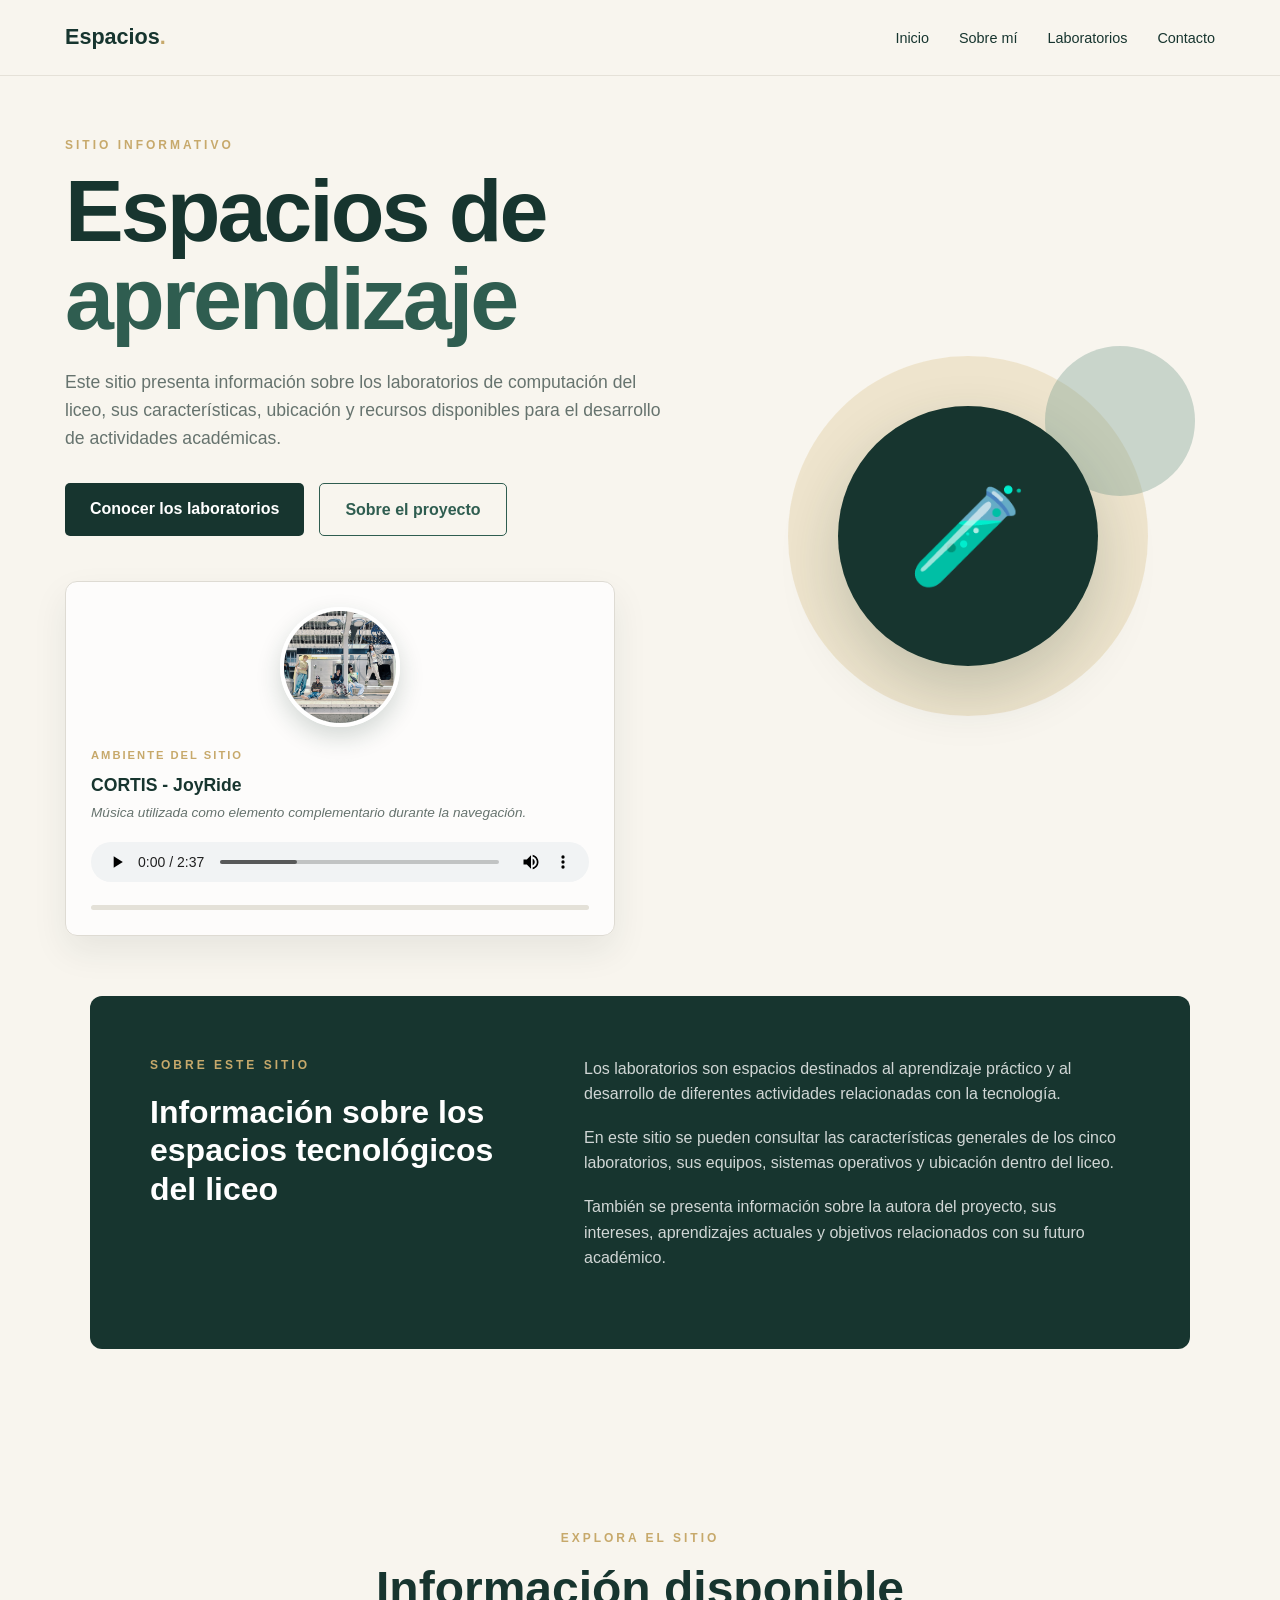
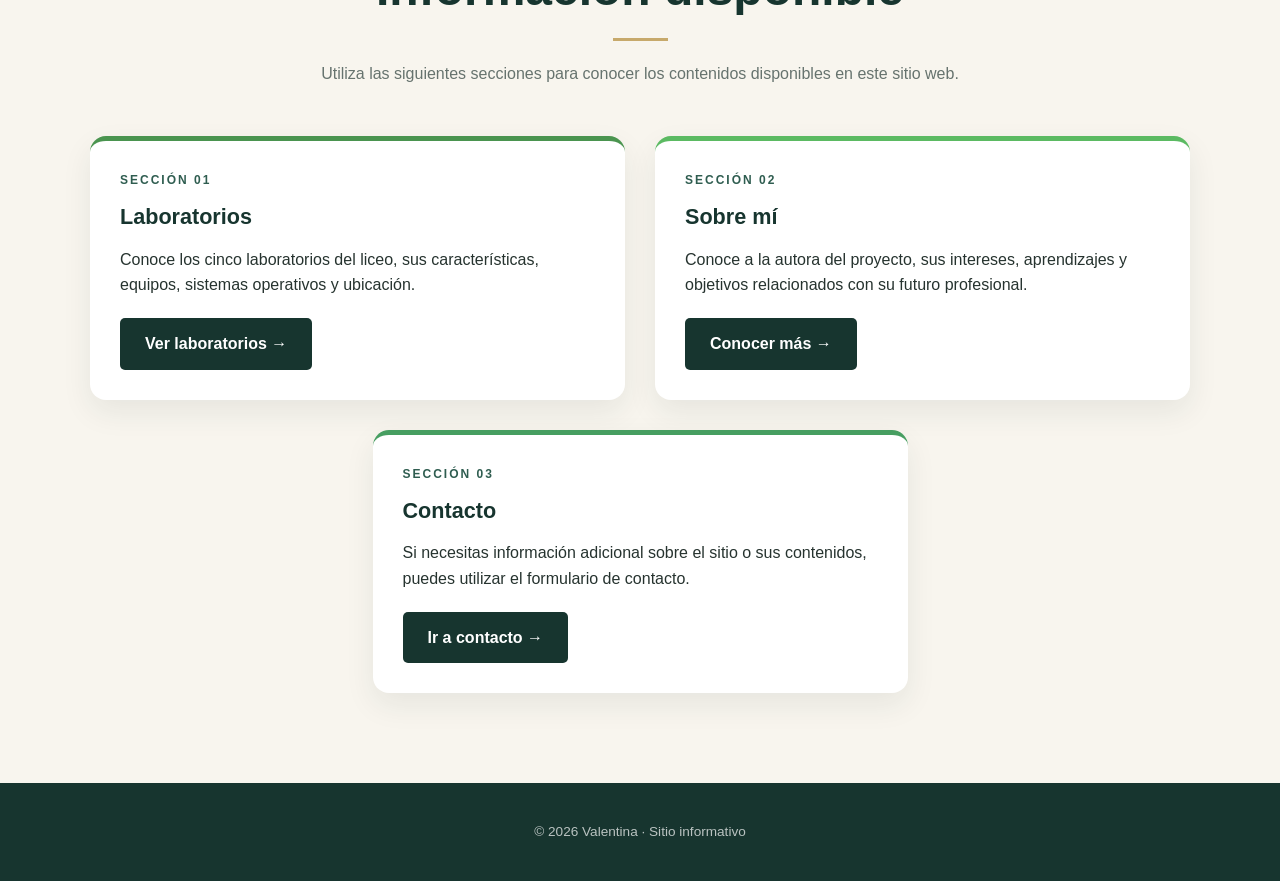
<file: index.html>
<!DOCTYPE html>
<html lang="es">

<head>

    <!-- =====================================================
         CONFIGURACIÓN DEL DOCUMENTO
         ===================================================== -->

    <!-- Permite utilizar correctamente caracteres especiales
         como á, é, í, ó, ú, ñ, etc. -->
    <meta charset="UTF-8">


    <!-- Permite adaptar el sitio a computadores,
         tablets y celulares. -->
    <meta name="viewport" content="width=device-width, initial-scale=1.0">


    <!-- Título que aparece en la pestaña del navegador. -->
    <title>Espacios de Aprendizaje | Liceo</title>


    <!-- Conexión con la hoja de estilos principal. -->
    <link rel="stylesheet" href="estilos.css">

</head>


<body>


    <!-- =====================================================
         ENCABEZADO Y MENÚ DE NAVEGACIÓN
         ===================================================== -->

    <header>

        <nav class="navbar">


            <!-- =============================================
                 LOGO
                 =============================================

                 El logo permite volver a la página principal.
                 ============================================= -->

            <a href="index.html" class="logo">

                Espacios<span>.</span>

            </a>



            <!-- =============================================
                 MENÚ PRINCIPAL
                 ============================================= -->

            <ul class="menu">


                <!-- Página de inicio -->
                <li>

                    <a href="index.html">
                        Inicio
                    </a>

                </li>


                <!-- Información personal de la autora -->
                <li>

                    <a href="sobre-mi.html">
                        Sobre mí
                    </a>

                </li>


                <!-- Información de los laboratorios -->
                <li>

                    <a href="laboratorios.html">
                        Laboratorios
                    </a>

                </li>


                <!-- Formulario de contacto -->
                <li>

                    <a href="contacto.html">
                        Contacto
                    </a>

                </li>

            </ul>

        </nav>

    </header>



    <!-- =====================================================
         CONTENIDO PRINCIPAL
         ===================================================== -->

    <main>


        <!-- =================================================
             SECCIÓN DE PRESENTACIÓN
             =================================================

             Esta sección funciona como portada informativa
             del sitio.

             A diferencia de una página personal, el foco
             está puesto en el tema del proyecto:
             los espacios de aprendizaje y los laboratorios
             disponibles en el liceo.
             ================================================= -->

        <section id="inicio" class="inicio">


            <!-- =============================================
                 INFORMACIÓN PRINCIPAL
                 ============================================= -->

            <div class="inicio-texto">


                <!-- Categoría de la página -->
                <p class="pequeno-titulo">

                    SITIO INFORMATIVO

                </p>


                <!-- Título principal -->

                <h1>

                    Espacios de
                    <span>aprendizaje</span>

                </h1>


                <!-- Descripción general del sitio -->

                <p class="descripcion">

                    Este sitio presenta información sobre los
                    laboratorios de computación del liceo, sus
                    características, ubicación y recursos
                    disponibles para el desarrollo de actividades
                    académicas.

                </p>



                <!-- =========================================
                     BOTONES PRINCIPALES
                     ========================================= -->

                <div class="botones">


                    <!-- Acceso a la información de laboratorios -->

                    <a
                        href="laboratorios.html"
                        class="boton principal"
                    >

                        Conocer los laboratorios

                    </a>


                    <!-- Acceso a la información sobre la autora -->

                    <a
                        href="sobre-mi.html"
                        class="boton secundario"
                    >

                        Sobre el proyecto

                    </a>

                </div>



                <!-- =========================================
                     INFORMACIÓN DESTACADA
                     =========================================

                     Pequeño bloque informativo que refuerza
                     que el sitio tiene un propósito educativo.
                     ========================================= -->

                <div class="reproductor">


                    <!-- Portada decorativa -->

                    <div class="portada-musica">

                        <img
                            src="portada.jpg"
                            alt="Portada de la canción utilizada en el sitio"
                        >

                    </div>



                    <!-- Información de la música -->

                    <div class="reproductor-info">

                        <span class="now-playing">

                            AMBIENTE DEL SITIO

                        </span>


                        <h3>

                            CORTIS - JoyRide

                        </h3>


                        <p>

                            Música utilizada como elemento
                            complementario durante la navegación.

                        </p>

                    </div>



                    <!-- Controles del reproductor -->

                    <div class="reproductor-controles">

                        <audio controls loop>

                            <source
                                src="audio/musica.mp3"
                                type="audio/mpeg"
                            >

                            <!-- Mensaje alternativo -->

                            Tu navegador no puede reproducir
                            este audio.

                        </audio>

                    </div>



                    <!-- Barra decorativa -->

                    <div class="barra-musica">

                        <div class="progreso-musica"></div>

                    </div>

                </div>

            </div>



            <!-- =============================================
                 ELEMENTO VISUAL
                 =============================================

                 Representa visualmente la idea de tecnología,
                 aprendizaje y trabajo práctico.
                 ============================================= -->

            <div class="inicio-visual">


                <!-- Círculo decorativo principal -->

                <div class="circulo grande"></div>


                <!-- Círculo decorativo secundario -->

                <div class="circulo pequeno"></div>


                <!-- Elemento visual central -->

                <div class="laboratorio-icono">

                    🧪

                </div>

            </div>

        </section>



        <!-- =================================================
             PRESENTACIÓN DEL SITIO
             =================================================

             Esta sección entrega información rápida sobre
             lo que el visitante puede encontrar.
             ================================================= -->

        <section class="informacion">


            <div class="informacion-contenido">


                <!-- =============================================
                     COLUMNA IZQUIERDA
                     ============================================= -->

                <div>


                    <p class="pequeno-titulo">

                        SOBRE ESTE SITIO

                    </p>


                    <h2>

                        Información sobre los espacios
                        tecnológicos del liceo

                    </h2>

                </div>



                <!-- =============================================
                     COLUMNA DERECHA
                     ============================================= -->

                <div>


                    <p>

                        Los laboratorios son espacios destinados
                        al aprendizaje práctico y al desarrollo
                        de diferentes actividades relacionadas
                        con la tecnología.

                    </p>


                    <p>

                        En este sitio se pueden consultar las
                        características generales de los cinco
                        laboratorios, sus equipos, sistemas
                        operativos y ubicación dentro del liceo.

                    </p>


                    <p>

                        También se presenta información sobre
                        la autora del proyecto, sus intereses,
                        aprendizajes actuales y objetivos
                        relacionados con su futuro académico.

                    </p>

                </div>

            </div>

        </section>



        <!-- =================================================
             ACCESOS PRINCIPALES
             =================================================

             Estas tarjetas funcionan como accesos rápidos
             a las diferentes partes del sitio.
             ================================================= -->

        <section class="laboratorios">


            <!-- Título -->

            <div class="titulo-seccion">

                <p class="pequeno-titulo">

                    EXPLORA EL SITIO

                </p>


                <h2>

                    Información disponible

                </h2>


                <div class="linea"></div>


                <p class="texto-introduccion">

                    Utiliza las siguientes secciones para
                    conocer los contenidos disponibles en
                    este sitio web.

                </p>

            </div>



            <!-- =============================================
                 TARJETAS DE ACCESO
                 ============================================= -->

            <div class="laboratorios-grid">



                <!-- =============================================
                     TARJETA: LABORATORIOS
                     ============================================= -->

                <article class="laboratorio-card laboratorio-1">


                    <p class="numero-laboratorio">

                        SECCIÓN 01

                    </p>


                    <h3>

                        Laboratorios

                    </h3>


                    <p>

                        Conoce los cinco laboratorios del liceo,
                        sus características, equipos, sistemas
                        operativos y ubicación.

                    </p>


                    <a
                        href="laboratorios.html"
                        class="boton principal"
                    >

                        Ver laboratorios →

                    </a>

                </article>



                <!-- =============================================
                     TARJETA: SOBRE MÍ
                     ============================================= -->

                <article class="laboratorio-card laboratorio-2">


                    <p class="numero-laboratorio">

                        SECCIÓN 02

                    </p>


                    <h3>

                        Sobre mí

                    </h3>


                    <p>

                        Conoce a la autora del proyecto, sus
                        intereses, aprendizajes y objetivos
                        relacionados con su futuro profesional.

                    </p>


                    <a
                        href="sobre-mi.html"
                        class="boton principal"
                    >

                        Conocer más →

                    </a>

                </article>



                <!-- =============================================
                     TARJETA: CONTACTO
                     ============================================= -->

                <article class="laboratorio-card laboratorio-3">


                    <p class="numero-laboratorio">

                        SECCIÓN 03

                    </p>


                    <h3>

                        Contacto

                    </h3>


                    <p>

                        Si necesitas información adicional
                        sobre el sitio o sus contenidos,
                        puedes utilizar el formulario de contacto.

                    </p>


                    <a
                        href="contacto.html"
                        class="boton principal"
                    >

                        Ir a contacto →

                    </a>

                </article>


            </div>

        </section>


    </main>



    <!-- =====================================================
         PIE DE PÁGINA
         ===================================================== -->

    <footer>

        <p>

            © 2026 Valentina · Sitio informativo

        </p>

    </footer>


</body>

</html>
</file>
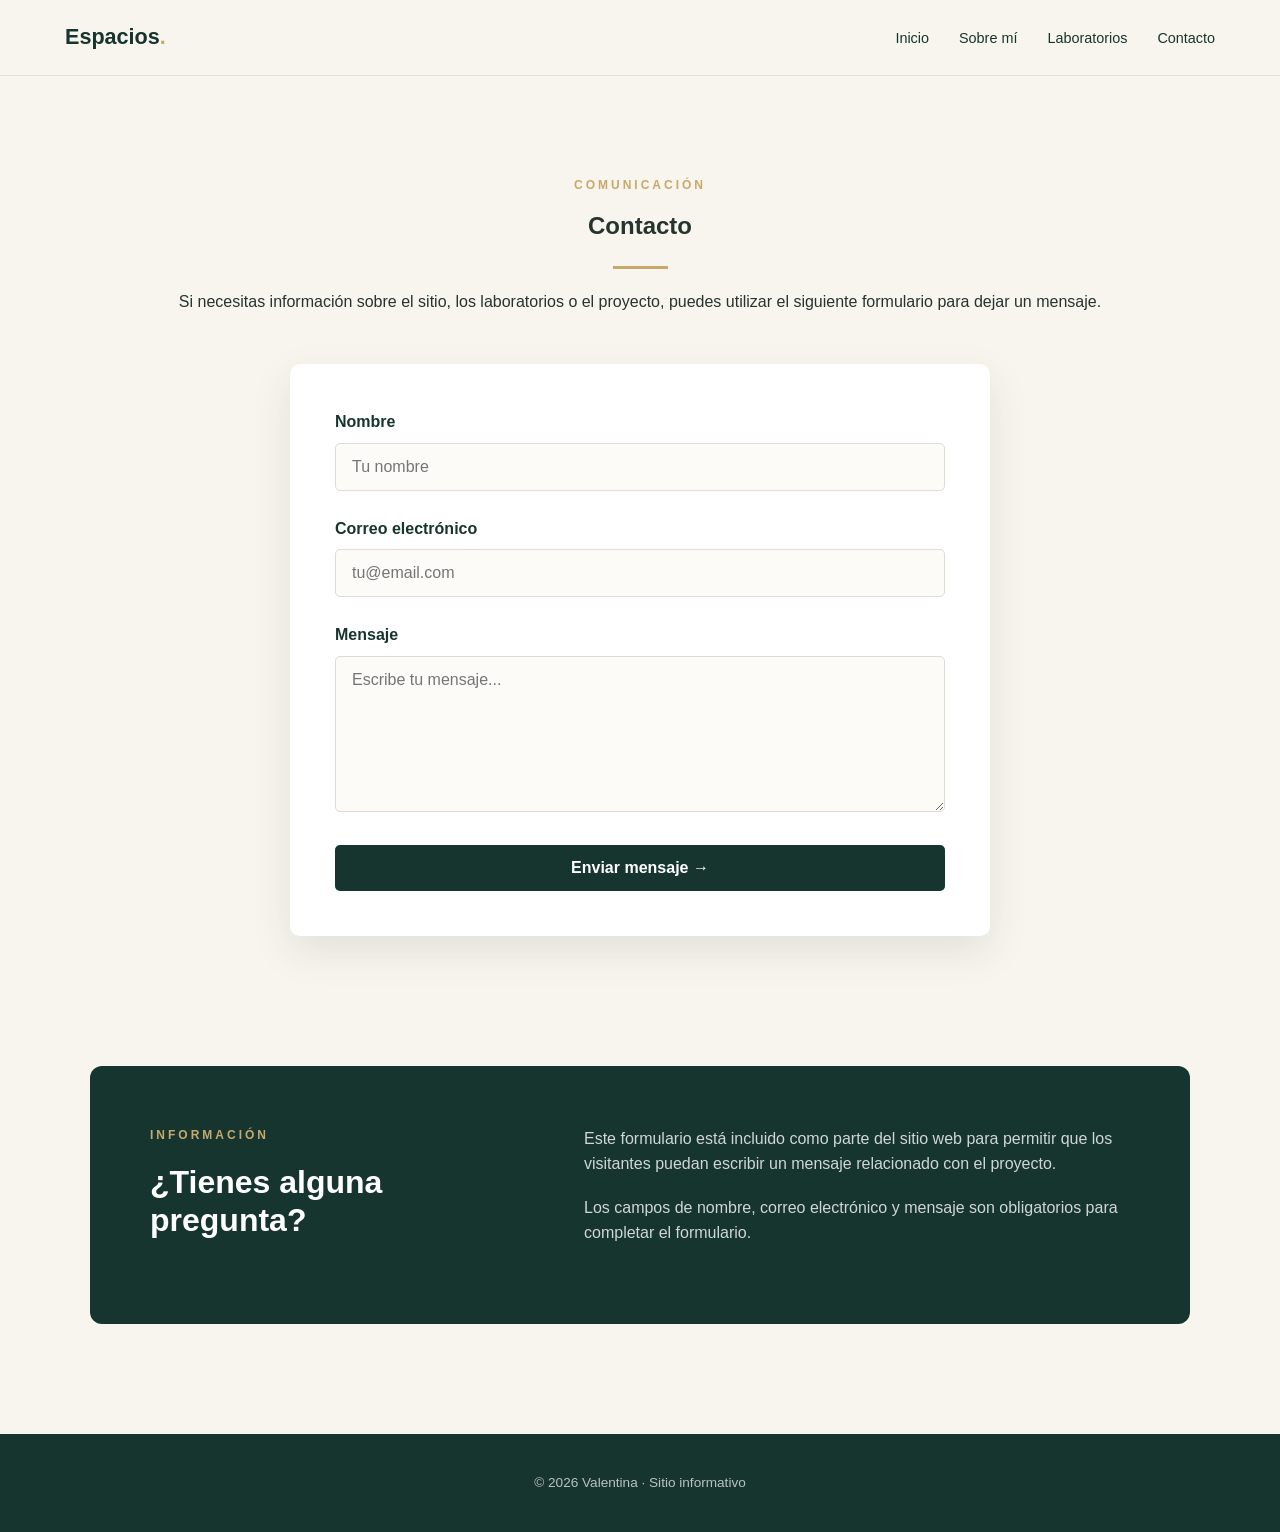
<file: contacto.html>
<!DOCTYPE html>
<html lang="es">

<head>

    <!-- =====================================================
         CONFIGURACIÓN DEL DOCUMENTO
         ===================================================== -->

    <!-- Permite utilizar correctamente caracteres especiales
         como á, é, í, ó, ú, ñ, etc. -->
    <meta charset="UTF-8">


    <!-- Permite que el sitio se adapte correctamente
         a computadores, tablets y celulares. -->
    <meta
        name="viewport"
        content="width=device-width, initial-scale=1.0"
    >


    <!-- Título que aparece en la pestaña del navegador. -->
    <title>Contacto | Valentina</title>


    <!-- Conexión con la hoja de estilos principal. -->
    <link rel="stylesheet" href="estilos.css">

</head>


<body>


    <!-- =====================================================
         ENCABEZADO Y MENÚ DE NAVEGACIÓN
         =====================================================

         El menú permite desplazarse entre las diferentes
         páginas que forman parte del sitio web.

         Páginas disponibles:

         - index.html
         - sobre-mi.html
         - laboratorios.html
         - contacto.html

         ===================================================== -->

    <header>

        <nav class="navbar">


            <!-- =============================================
                 LOGO DEL SITIO
                 =============================================

                 Al hacer clic sobre el logo, el usuario
                 vuelve a la página principal.
                 ============================================= -->

            <a href="index.html" class="logo">

                Espacios<span>.</span>

            </a>



            <!-- =============================================
                 MENÚ PRINCIPAL
                 ============================================= -->

            <ul class="menu">


                <!-- Enlace a la página de inicio -->

                <li>

                    <a href="index.html">
                        Inicio
                    </a>

                </li>


                <!-- Enlace a la página Sobre mí -->

                <li>

                    <a href="sobre-mi.html">
                        Sobre mí
                    </a>

                </li>


                <!-- Enlace a la página de laboratorios -->

                <li>

                    <a href="laboratorios.html">
                        Laboratorios
                    </a>

                </li>


                <!-- Página actual -->

                <li>

                    <a href="contacto.html">
                        Contacto
                    </a>

                </li>

            </ul>

        </nav>

    </header>



    <!-- =====================================================
         CONTENIDO PRINCIPAL
         ===================================================== -->

    <main>


        <!-- =================================================
             SECCIÓN DE CONTACTO
             =================================================

             Esta sección contiene la información relacionada
             con el contacto y el formulario que permite al
             usuario escribir un mensaje.
             ================================================= -->

        <section class="contacto">


            <!-- =============================================
                 TÍTULO DE LA SECCIÓN
                 ============================================= -->

            <div class="titulo-seccion">


                <!-- Texto pequeño sobre el título -->

                <p class="pequeno-titulo">

                    COMUNICACIÓN

                </p>


                <!-- Título principal -->

                <h1>

                    Contacto

                </h1>


                <!-- Línea decorativa -->

                <div class="linea"></div>


                <!-- Descripción de la sección -->

                <p>

                    Si necesitas información sobre el sitio,
                    los laboratorios o el proyecto, puedes
                    utilizar el siguiente formulario para
                    dejar un mensaje.

                </p>

            </div>



            <!-- =================================================
                 FORMULARIO DE CONTACTO
                 =================================================

                 El formulario permite ingresar:

                 - Nombre
                 - Correo electrónico
                 - Mensaje

                 Los campos utilizan etiquetas <label> asociadas
                 mediante el atributo "for", lo que facilita su
                 utilización y mejora la accesibilidad.
                 ================================================= -->

            <form
                class="formulario"
                action="#"
                method="post"
            >


                <!-- =============================================
                     CAMPO: NOMBRE
                     ============================================= -->

                <label for="nombre">

                    Nombre

                </label>


                <input
                    type="text"
                    id="nombre"
                    name="nombre"
                    placeholder="Tu nombre"
                    autocomplete="name"
                    required
                >



                <!-- =============================================
                     CAMPO: CORREO ELECTRÓNICO
                     ============================================= -->

                <label for="email">

                    Correo electrónico

                </label>


                <input
                    type="email"
                    id="email"
                    name="email"
                    placeholder="tu@email.com"
                    autocomplete="email"
                    required
                >



                <!-- =============================================
                     CAMPO: MENSAJE
                     ============================================= -->

                <label for="mensaje">

                    Mensaje

                </label>


                <textarea
                    id="mensaje"
                    name="mensaje"
                    rows="7"
                    placeholder="Escribe tu mensaje..."
                    required
                ></textarea>



                <!-- =============================================
                     BOTÓN DE ENVÍO
                     ============================================= -->

                <button type="submit">

                    Enviar mensaje →

                </button>


            </form>

        </section>



        <!-- =================================================
             INFORMACIÓN ADICIONAL
             =================================================

             Esta sección explica brevemente el propósito
             del formulario.
             ================================================= -->

        <section class="informacion">


            <div class="informacion-contenido">


                <!-- =============================================
                     COLUMNA IZQUIERDA
                     ============================================= -->

                <div>


                    <p class="pequeno-titulo">

                        INFORMACIÓN

                    </p>


                    <h2>

                        ¿Tienes alguna pregunta?

                    </h2>

                </div>



                <!-- =============================================
                     COLUMNA DERECHA
                     ============================================= -->

                <div>


                    <p>

                        Este formulario está incluido como parte
                        del sitio web para permitir que los
                        visitantes puedan escribir un mensaje
                        relacionado con el proyecto.

                    </p>


                    <p>

                        Los campos de nombre, correo electrónico
                        y mensaje son obligatorios para completar
                        el formulario.

                    </p>

                </div>

            </div>

        </section>


    </main>



    <!-- =====================================================
         PIE DE PÁGINA
         ===================================================== -->

    <footer>

        <p>

            © 2026 Valentina · Sitio informativo

        </p>

    </footer>


</body>

</html>
</file>
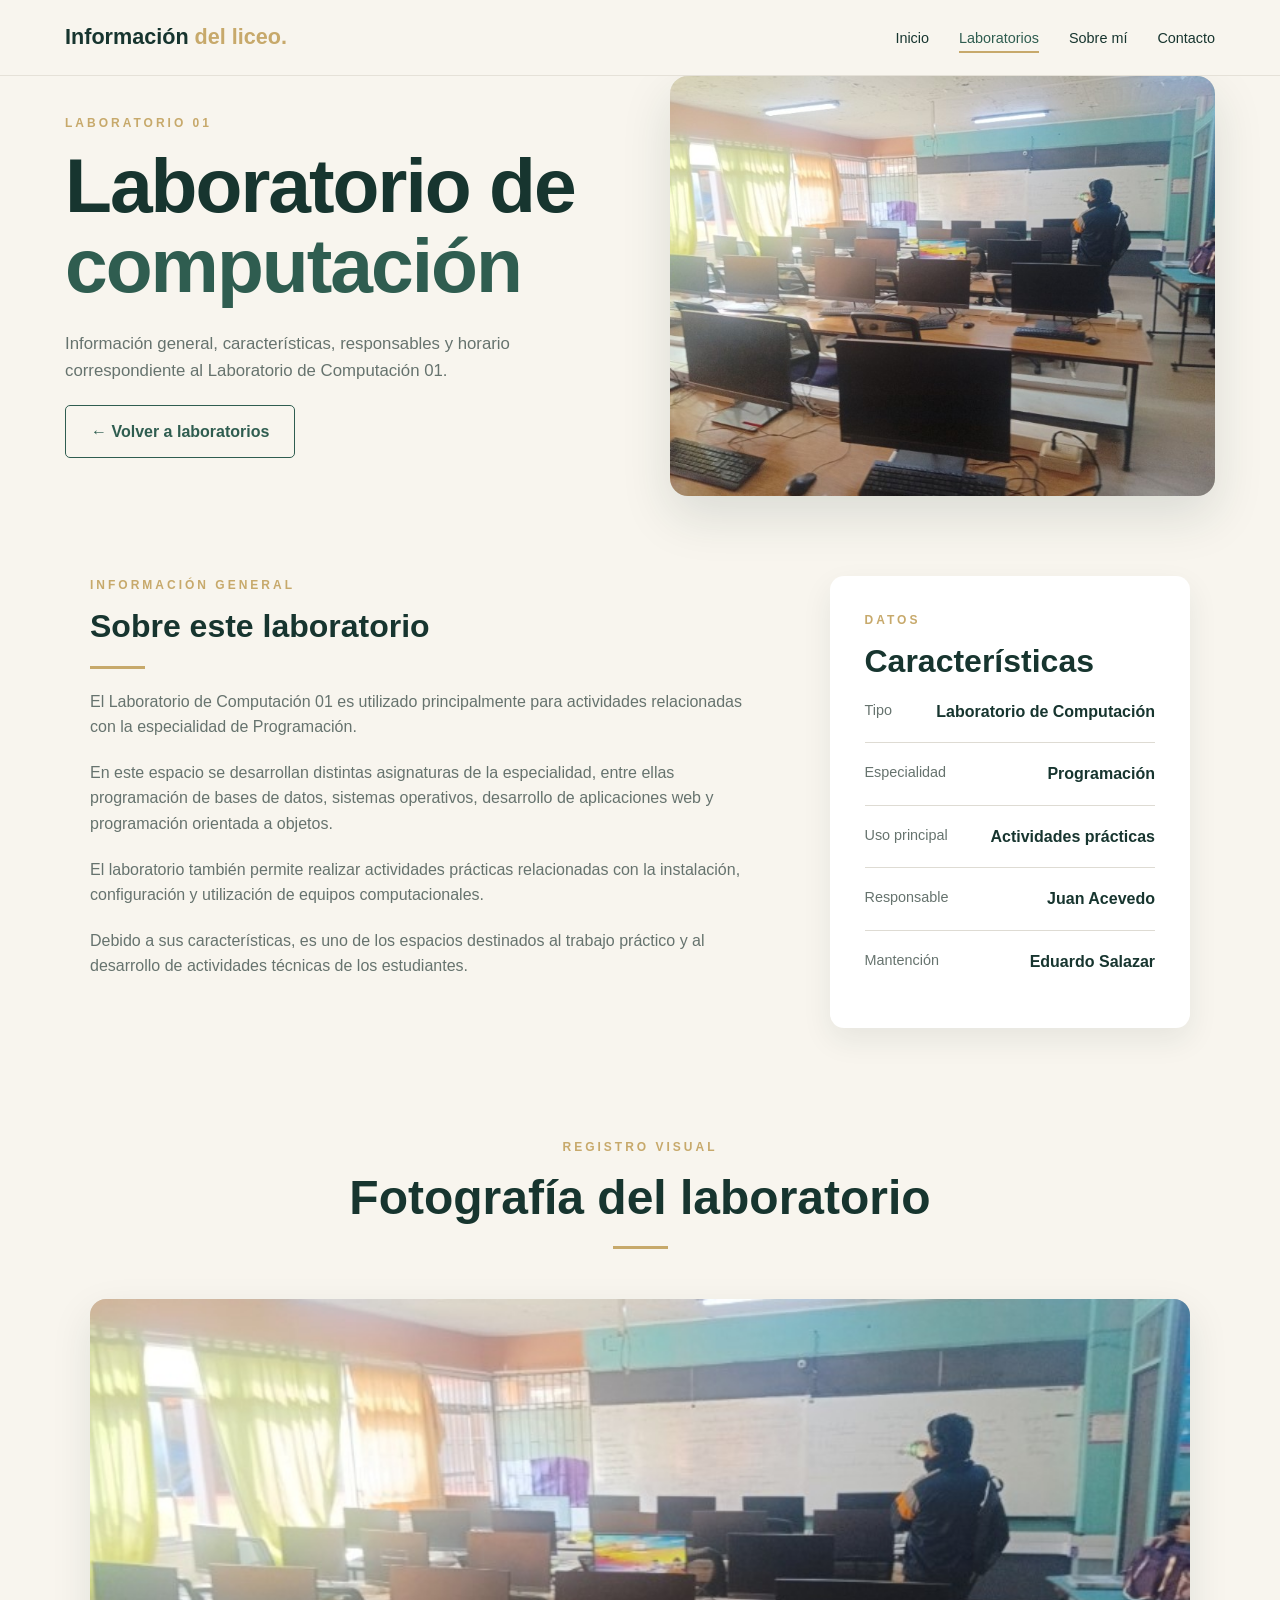
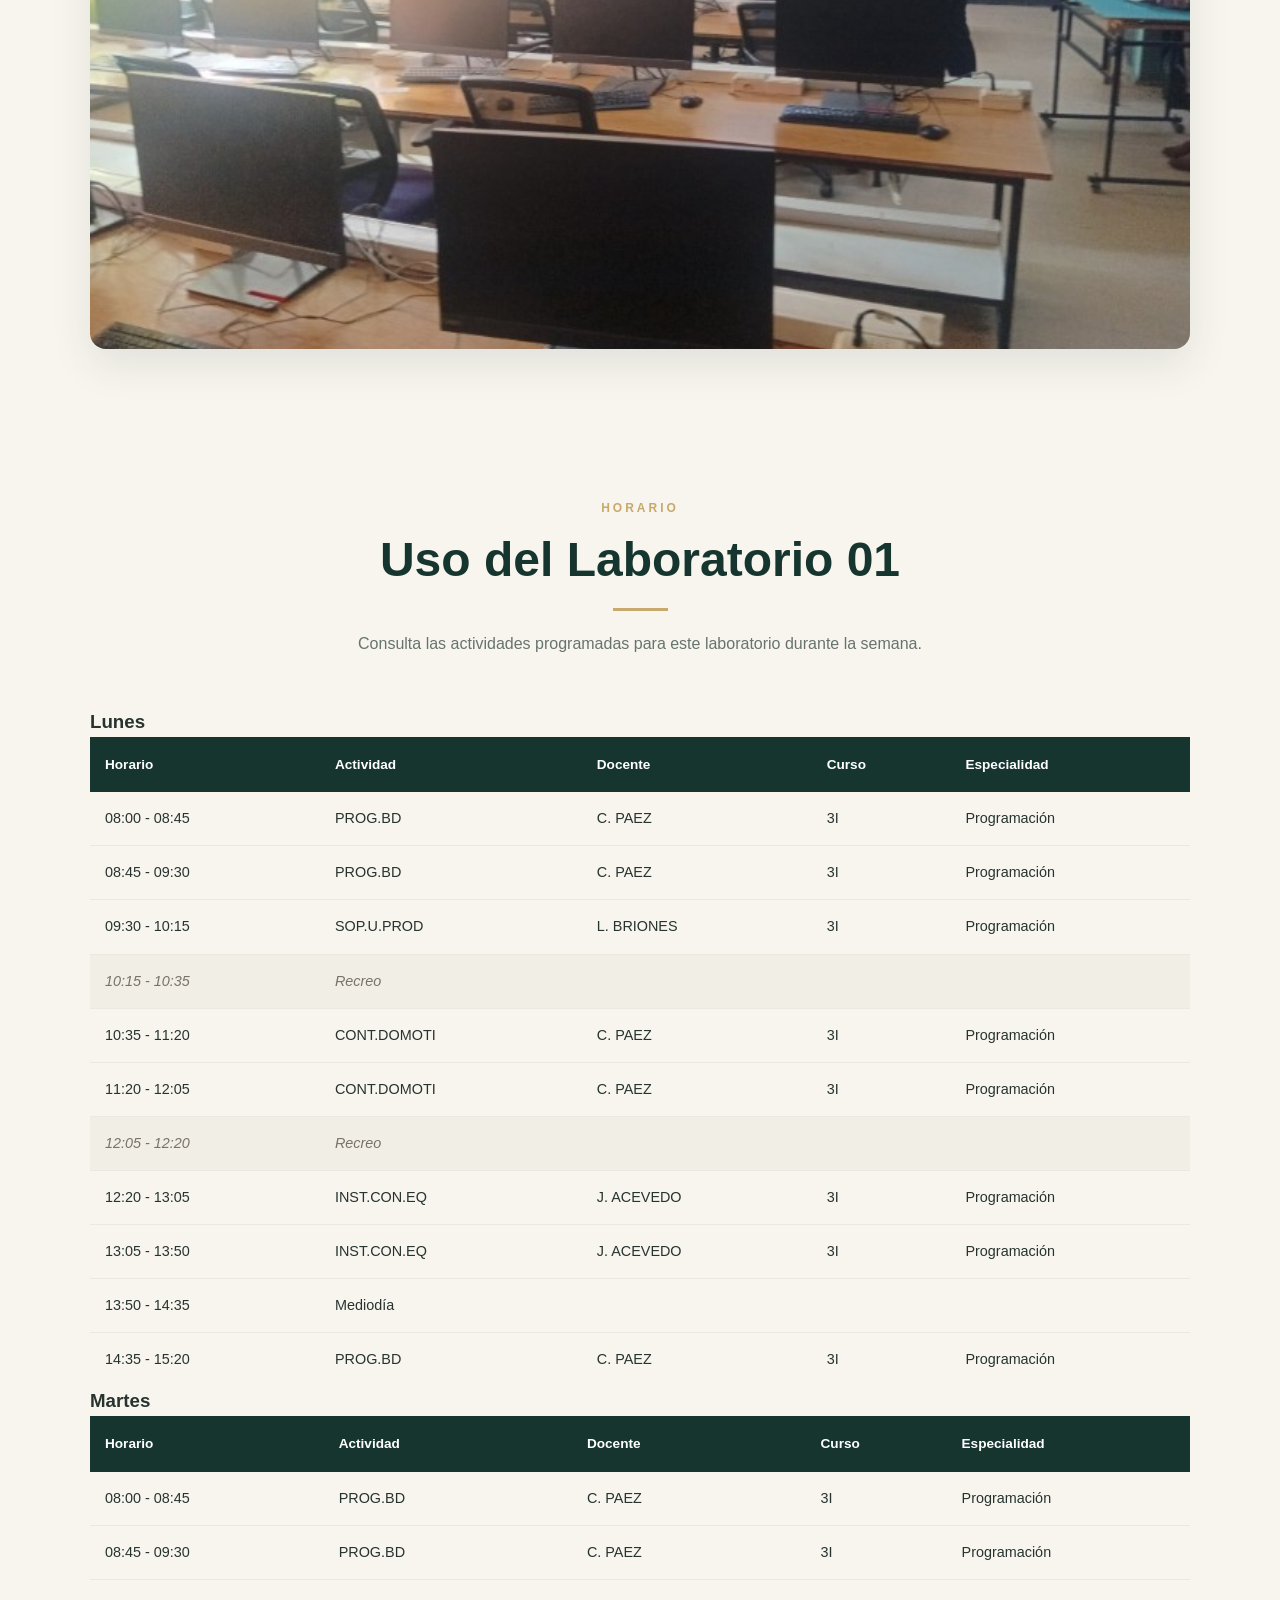
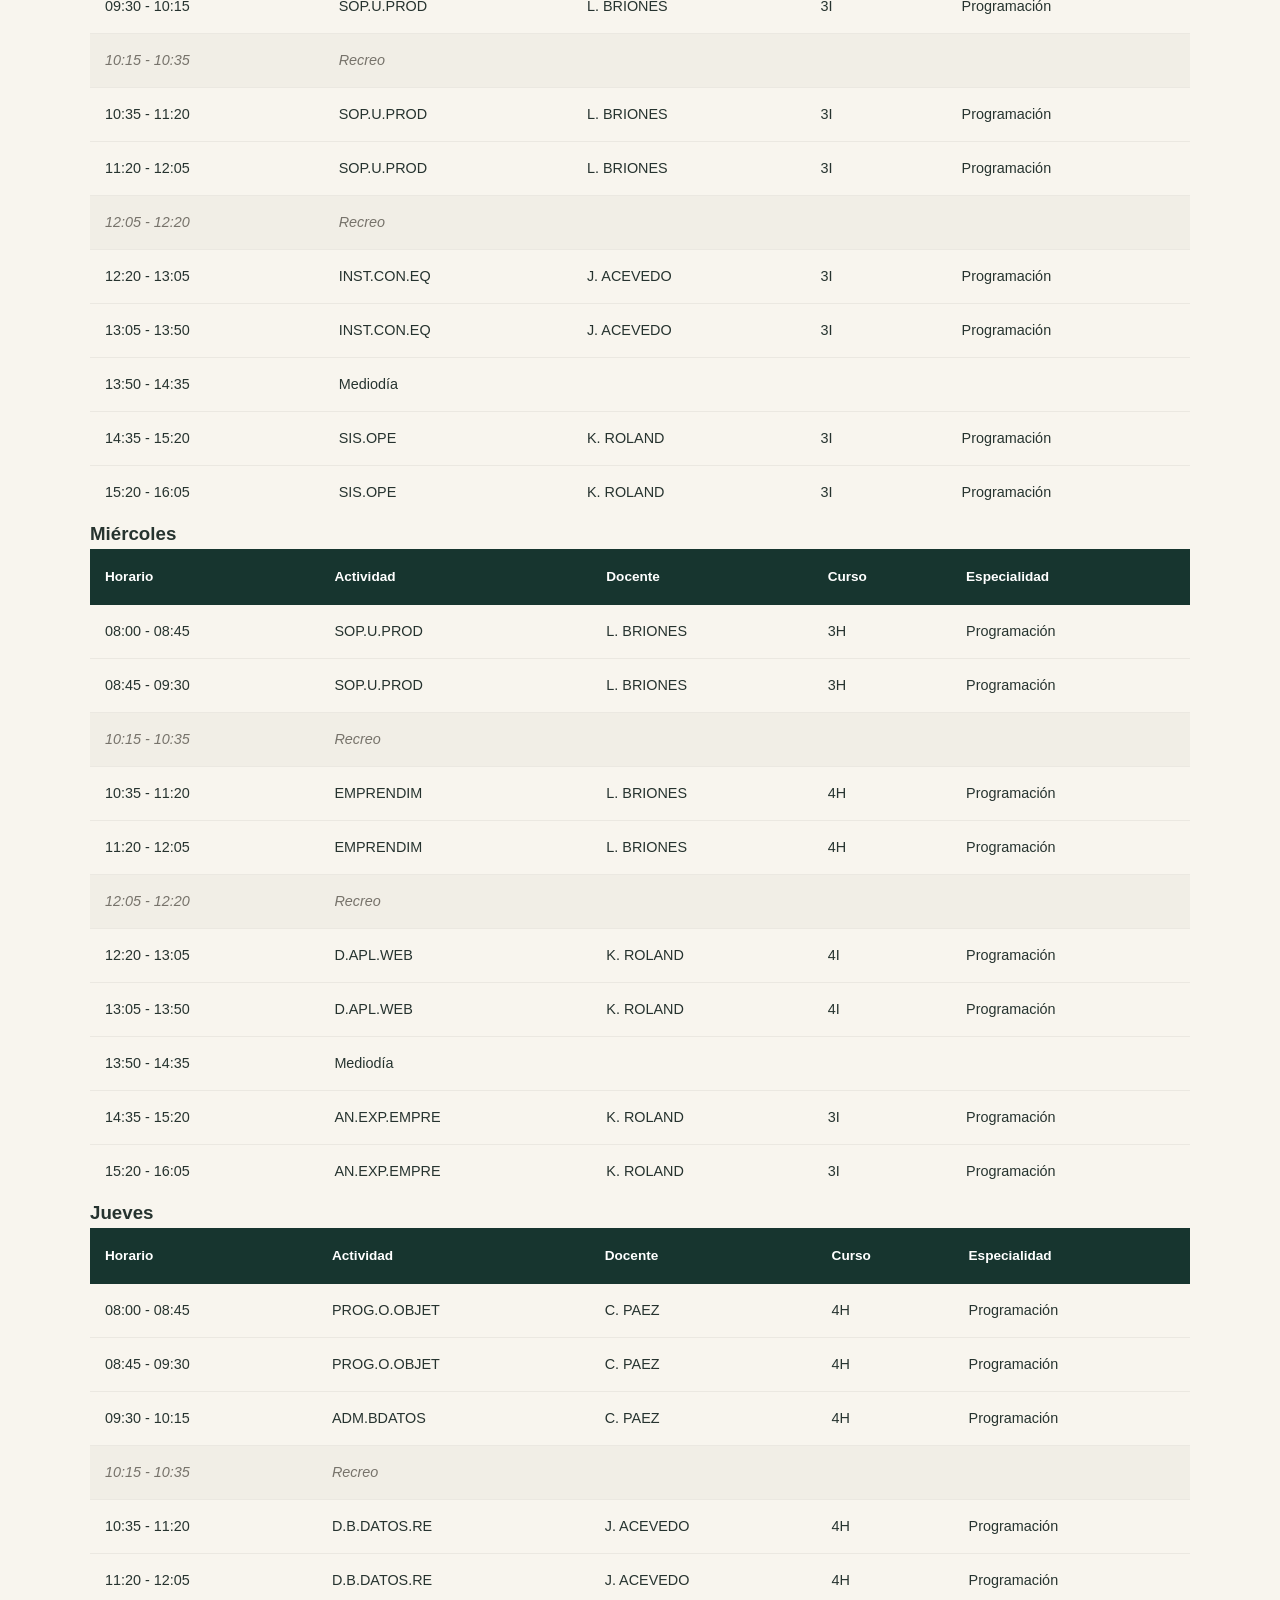
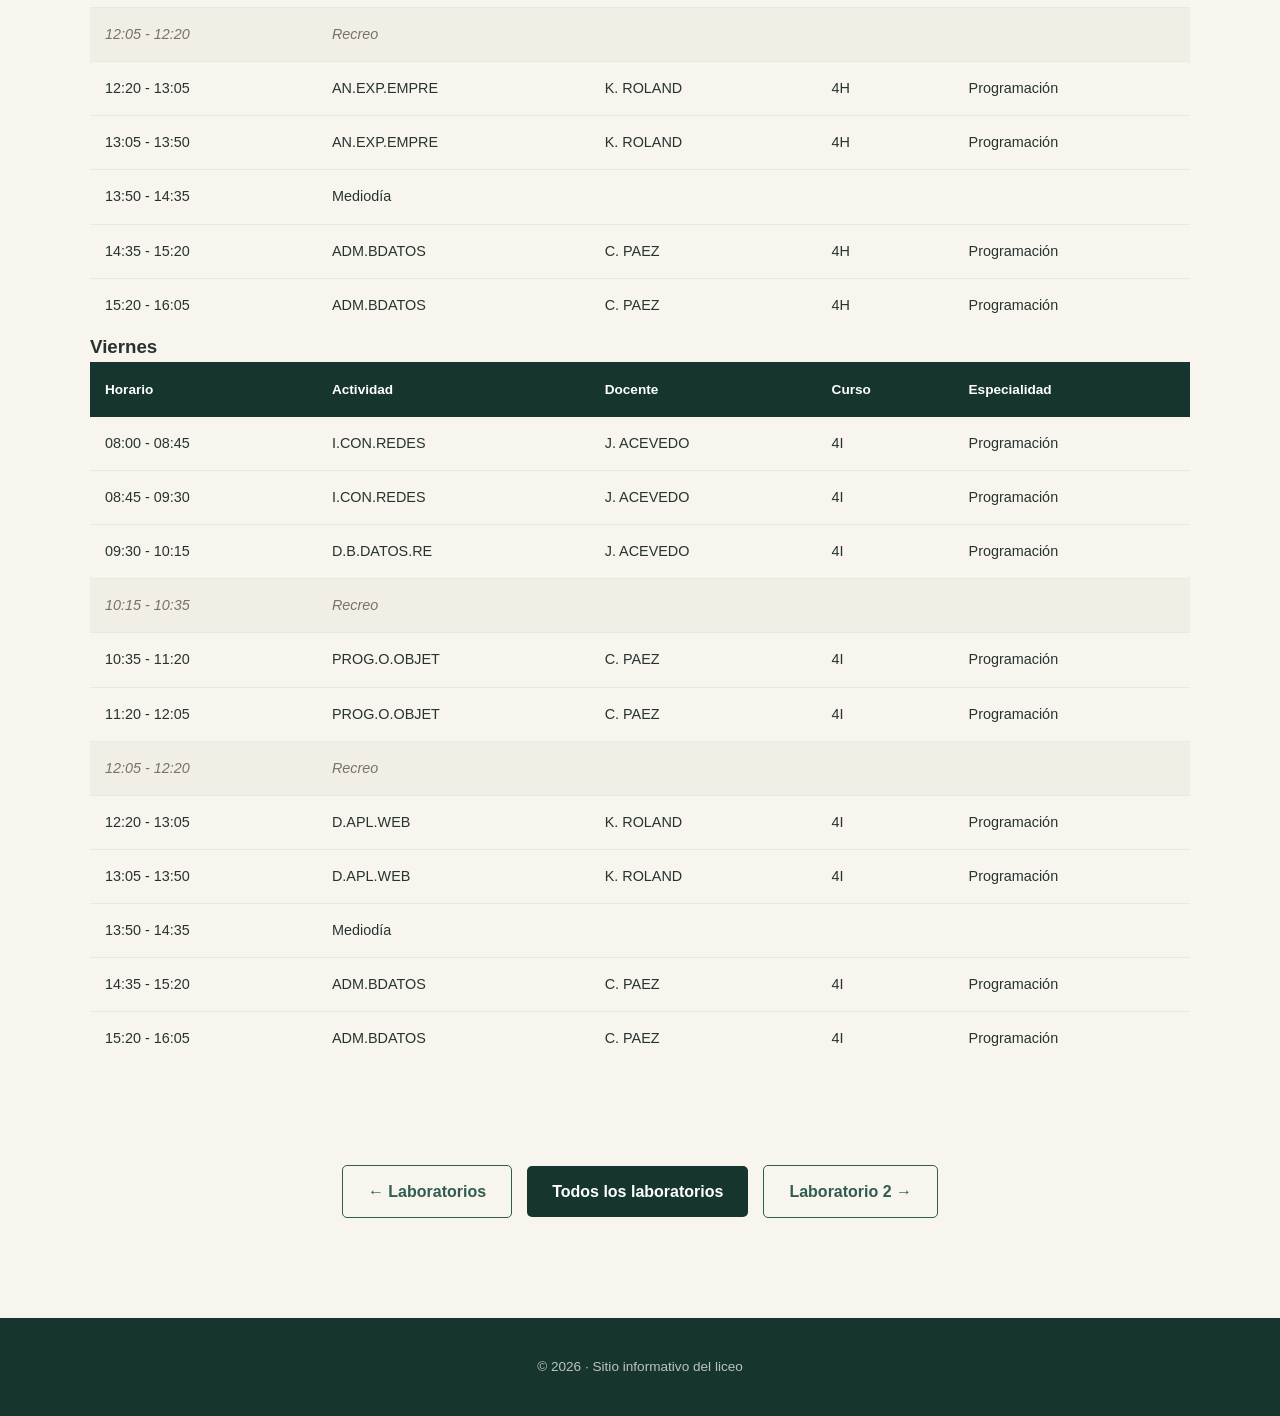
<file: lab01.html>
<!DOCTYPE html>
<html lang="es">

<head>

    <meta charset="UTF-8">

    <meta
        name="viewport"
        content="width=device-width, initial-scale=1.0"
    >

    <meta
        name="description"
        content="Información, fotografía y horario del Laboratorio de Computación 01."
    >

    <title>Laboratorio 1 | Sitio informativo</title>

    <link rel="stylesheet" href="estilos.css">

</head>


<head>
<meta charset="UTF-8">

<meta
    name="viewport"
    content="width=device-width, initial-scale=1.0"
>

<meta
    name="description"
    content="Información, fotografía y horario del Laboratorio de Computación 01."
>

<title>Laboratorio 1 | Sitio informativo</title>

<link rel="stylesheet" href="estilos.css">

</head> <body>
<!-- =====================================================
     ENCABEZADO
     ===================================================== -->

<header>

    <nav class="navbar">

        <a href="index.html" class="logo">
            Información
            <span>del liceo.</span>
        </a>

        <ul class="menu">

            <li>
                <a href="index.html">
                    Inicio
                </a>
            </li>

            <li>
                <a href="laboratorios.html" class="activo">
                    Laboratorios
                </a>
            </li>

            <li>
                <a href="sobre-mi.html">
                    Sobre mí
                </a>
            </li>

            <li>
                <a href="contacto.html">
                    Contacto
                </a>
            </li>

        </ul>

    </nav>

</header>

<!-- =====================================================
     CONTENIDO PRINCIPAL
     ===================================================== -->

<main>

    <!-- =================================================
         ENCABEZADO DEL LABORATORIO
         ================================================= -->

    <section class="lab-detalle-hero">

        <div class="lab-detalle-hero-contenido">

            <p class="pequeno-titulo">
                LABORATORIO 01
            </p>

            <h1>
                Laboratorio de
                <span>computación</span>
            </h1>

            <p>
                Información general, características,
                responsables y horario correspondiente
                al Laboratorio de Computación 01.
            </p>

            <a
                href="laboratorios.html"
                class="boton secundario"
            >
                ← Volver a laboratorios
            </a>

        </div>

        <!-- Imagen principal -->

        <div class="lab-detalle-hero-imagen">

            <img
                src="img/lab01.jpg"
                alt="Fotografía del Laboratorio de Computación 01"
            >

        </div>

    </section>

    <!-- =================================================
         INFORMACIÓN GENERAL
         ================================================= -->

    <section class="lab-detalle">

        <div class="lab-detalle-grid">

            <!-- =========================================
                 DESCRIPCIÓN
                 ========================================= -->

            <article class="lab-descripcion">

                <p class="pequeno-titulo">
                    INFORMACIÓN GENERAL
                </p>

                <h2>
                    Sobre este laboratorio
                </h2>

                <div class="linea linea-izquierda"></div>

                <p>
                    El Laboratorio de Computación 01 es utilizado
                    principalmente para actividades relacionadas
                    con la especialidad de Programación.
                </p>

                <p>
                    En este espacio se desarrollan distintas
                    asignaturas de la especialidad, entre ellas
                    programación de bases de datos, sistemas
                    operativos, desarrollo de aplicaciones web
                    y programación orientada a objetos.
                </p>

                <p>
                    El laboratorio también permite realizar
                    actividades prácticas relacionadas con la
                    instalación, configuración y utilización
                    de equipos computacionales.
                </p>

                <p>
                    Debido a sus características, es uno de los
                    espacios destinados al trabajo práctico y
                    al desarrollo de actividades técnicas de
                    los estudiantes.
                </p>

            </article>

            <!-- =========================================
                 DATOS DEL LABORATORIO
                 ========================================= -->

            <aside class="datos-laboratorio">

                <p class="pequeno-titulo">
                    DATOS
                </p>

                <h2>
                    Características
                </h2>

                <div class="dato">

                    <span>
                        Tipo
                    </span>

                    <strong>
                        Laboratorio de Computación
                    </strong>

                </div>

                <div class="dato">

                    <span>
                        Especialidad
                    </span>

                    <strong>
                        Programación
                    </strong>

                </div>

                <div class="dato">

                    <span>
                        Uso principal
                    </span>

                    <strong>
                        Actividades prácticas
                    </strong>

                </div>

                <div class="dato">

                    <span>
                        Responsable
                    </span>

                    <strong>
                        Juan Acevedo
                    </strong>

                </div>

                <div class="dato">

                    <span>
                        Mantención
                    </span>

                    <strong>
                        Eduardo Salazar
                    </strong>

                </div>

            </aside>

        </div>

    </section>

    <!-- =================================================
         FOTOGRAFÍA
         ================================================= -->

    <section class="lab-galeria">

        <div class="titulo-seccion">

            <p class="pequeno-titulo">
                REGISTRO VISUAL
            </p>

            <h2>
                Fotografía del laboratorio
            </h2>

            <div class="linea"></div>

        </div>

        <div class="foto-laboratorio-grande">

            <img
                src="img/lab01.jpg"
                alt="Vista del Laboratorio de Computación 01"
            >

        </div>

    </section>

    <!-- =================================================
         HORARIO
         ================================================= -->

    <section class="horarios">

        <div class="titulo-seccion">

            <p class="pequeno-titulo">
                HORARIO
            </p>

            <h2>
                Uso del Laboratorio 01
            </h2>

            <div class="linea"></div>

            <p class="texto-introduccion">
                Consulta las actividades programadas para
                este laboratorio durante la semana.
            </p>

        </div>

        <!-- =================================================
             LUNES
             ================================================= -->

        <div class="horario-dia">

            <h3>
                Lunes
            </h3>

            <div class="tabla-contenedor">

                <table class="tabla-horarios">

                    <thead>

                        <tr>

                            <th>Horario</th>
                            <th>Actividad</th>
                            <th>Docente</th>
                            <th>Curso</th>
                            <th>Especialidad</th>

                        </tr>

                    </thead>

                    <tbody>

                        <tr>
                            <td>08:00 - 08:45</td>
                            <td>PROG.BD</td>
                            <td>C. PAEZ</td>
                            <td>3I</td>
                            <td>Programación</td>
                        </tr>

                        <tr>
                            <td>08:45 - 09:30</td>
                            <td>PROG.BD</td>
                            <td>C. PAEZ</td>
                            <td>3I</td>
                            <td>Programación</td>
                        </tr>

                        <tr>
                            <td>09:30 - 10:15</td>
                            <td>SOP.U.PROD</td>
                            <td>L. BRIONES</td>
                            <td>3I</td>
                            <td>Programación</td>
                        </tr>

                        <tr class="fila-recreo">
                            <td>10:15 - 10:35</td>
                            <td colspan="4">Recreo</td>
                        </tr>

                        <tr>
                            <td>10:35 - 11:20</td>
                            <td>CONT.DOMOTI</td>
                            <td>C. PAEZ</td>
                            <td>3I</td>
                            <td>Programación</td>
                        </tr>

                        <tr>
                            <td>11:20 - 12:05</td>
                            <td>CONT.DOMOTI</td>
                            <td>C. PAEZ</td>
                            <td>3I</td>
                            <td>Programación</td>
                        </tr>

                        <tr class="fila-recreo">
                            <td>12:05 - 12:20</td>
                            <td colspan="4">Recreo</td>
                        </tr>

                        <tr>
                            <td>12:20 - 13:05</td>
                            <td>INST.CON.EQ</td>
                            <td>J. ACEVEDO</td>
                            <td>3I</td>
                            <td>Programación</td>
                        </tr>

                        <tr>
                            <td>13:05 - 13:50</td>
                            <td>INST.CON.EQ</td>
                            <td>J. ACEVEDO</td>
                            <td>3I</td>
                            <td>Programación</td>
                        </tr>

                        <tr class="fila-mediodia">
                            <td>13:50 - 14:35</td>
                            <td colspan="4">Mediodía</td>
                        </tr>

                        <tr>
                            <td>14:35 - 15:20</td>
                            <td>PROG.BD</td>
                            <td>C. PAEZ</td>
                            <td>3I</td>
                            <td>Programación</td>
                        </tr>

                    </tbody>

                </table>

            </div>

        </div>

        <!-- =================================================
             MARTES
             ================================================= -->

        <div class="horario-dia">

            <h3>
                Martes
            </h3>

            <div class="tabla-contenedor">

                <table class="tabla-horarios">

                    <thead>

                        <tr>
                            <th>Horario</th>
                            <th>Actividad</th>
                            <th>Docente</th>
                            <th>Curso</th>
                            <th>Especialidad</th>
                        </tr>

                    </thead>

                    <tbody>

                        <tr>
                            <td>08:00 - 08:45</td>
                            <td>PROG.BD</td>
                            <td>C. PAEZ</td>
                            <td>3I</td>
                            <td>Programación</td>
                        </tr>

                        <tr>
                            <td>08:45 - 09:30</td>
                            <td>PROG.BD</td>
                            <td>C. PAEZ</td>
                            <td>3I</td>
                            <td>Programación</td>
                        </tr>

                        <tr>
                            <td>09:30 - 10:15</td>
                            <td>SOP.U.PROD</td>
                            <td>L. BRIONES</td>
                            <td>3I</td>
                            <td>Programación</td>
                        </tr>

                        <tr class="fila-recreo">
                            <td>10:15 - 10:35</td>
                            <td colspan="4">Recreo</td>
                        </tr>

                        <tr>
                            <td>10:35 - 11:20</td>
                            <td>SOP.U.PROD</td>
                            <td>L. BRIONES</td>
                            <td>3I</td>
                            <td>Programación</td>
                        </tr>

                        <tr>
                            <td>11:20 - 12:05</td>
                            <td>SOP.U.PROD</td>
                            <td>L. BRIONES</td>
                            <td>3I</td>
                            <td>Programación</td>
                        </tr>

                        <tr class="fila-recreo">
                            <td>12:05 - 12:20</td>
                            <td colspan="4">Recreo</td>
                        </tr>

                        <tr>
                            <td>12:20 - 13:05</td>
                            <td>INST.CON.EQ</td>
                            <td>J. ACEVEDO</td>
                            <td>3I</td>
                            <td>Programación</td>
                        </tr>

                        <tr>
                            <td>13:05 - 13:50</td>
                            <td>INST.CON.EQ</td>
                            <td>J. ACEVEDO</td>
                            <td>3I</td>
                            <td>Programación</td>
                        </tr>

                        <tr class="fila-mediodia">
                            <td>13:50 - 14:35</td>
                            <td colspan="4">Mediodía</td>
                        </tr>

                        <tr>
                            <td>14:35 - 15:20</td>
                            <td>SIS.OPE</td>
                            <td>K. ROLAND</td>
                            <td>3I</td>
                            <td>Programación</td>
                        </tr>

                        <tr>
                            <td>15:20 - 16:05</td>
                            <td>SIS.OPE</td>
                            <td>K. ROLAND</td>
                            <td>3I</td>
                            <td>Programación</td>
                        </tr>

                    </tbody>

                </table>

            </div>

        </div>

        <!-- =================================================
             MIÉRCOLES
             ================================================= -->

        <div class="horario-dia">

            <h3>
                Miércoles
            </h3>

            <div class="tabla-contenedor">

                <table class="tabla-horarios">

                    <thead>

                        <tr>
                            <th>Horario</th>
                            <th>Actividad</th>
                            <th>Docente</th>
                            <th>Curso</th>
                            <th>Especialidad</th>
                        </tr>

                    </thead>

                    <tbody>

                        <tr>
                            <td>08:00 - 08:45</td>
                            <td>SOP.U.PROD</td>
                            <td>L. BRIONES</td>
                            <td>3H</td>
                            <td>Programación</td>
                        </tr>

                        <tr>
                            <td>08:45 - 09:30</td>
                            <td>SOP.U.PROD</td>
                            <td>L. BRIONES</td>
                            <td>3H</td>
                            <td>Programación</td>
                        </tr>

                        <tr class="fila-recreo">
                            <td>10:15 - 10:35</td>
                            <td colspan="4">Recreo</td>
                        </tr>

                        <tr>
                            <td>10:35 - 11:20</td>
                            <td>EMPRENDIM</td>
                            <td>L. BRIONES</td>
                            <td>4H</td>
                            <td>Programación</td>
                        </tr>

                        <tr>
                            <td>11:20 - 12:05</td>
                            <td>EMPRENDIM</td>
                            <td>L. BRIONES</td>
                            <td>4H</td>
                            <td>Programación</td>
                        </tr>

                        <tr class="fila-recreo">
                            <td>12:05 - 12:20</td>
                            <td colspan="4">Recreo</td>
                        </tr>

                        <tr>
                            <td>12:20 - 13:05</td>
                            <td>D.APL.WEB</td>
                            <td>K. ROLAND</td>
                            <td>4I</td>
                            <td>Programación</td>
                        </tr>

                        <tr>
                            <td>13:05 - 13:50</td>
                            <td>D.APL.WEB</td>
                            <td>K. ROLAND</td>
                            <td>4I</td>
                            <td>Programación</td>
                        </tr>

                        <tr class="fila-mediodia">
                            <td>13:50 - 14:35</td>
                            <td colspan="4">Mediodía</td>
                        </tr>

                        <tr>
                            <td>14:35 - 15:20</td>
                            <td>AN.EXP.EMPRE</td>
                            <td>K. ROLAND</td>
                            <td>3I</td>
                            <td>Programación</td>
                        </tr>

                        <tr>
                            <td>15:20 - 16:05</td>
                            <td>AN.EXP.EMPRE</td>
                            <td>K. ROLAND</td>
                            <td>3I</td>
                            <td>Programación</td>
                        </tr>

                    </tbody>

                </table>

            </div>

        </div>

        <!-- =================================================
             JUEVES
             ================================================= -->

        <div class="horario-dia">

            <h3>
                Jueves
            </h3>

            <div class="tabla-contenedor">

                <table class="tabla-horarios">

                    <thead>

                        <tr>
                            <th>Horario</th>
                            <th>Actividad</th>
                            <th>Docente</th>
                            <th>Curso</th>
                            <th>Especialidad</th>
                        </tr>

                    </thead>

                    <tbody>

                        <tr>
                            <td>08:00 - 08:45</td>
                            <td>PROG.O.OBJET</td>
                            <td>C. PAEZ</td>
                            <td>4H</td>
                            <td>Programación</td>
                        </tr>

                        <tr>
                            <td>08:45 - 09:30</td>
                            <td>PROG.O.OBJET</td>
                            <td>C. PAEZ</td>
                            <td>4H</td>
                            <td>Programación</td>
                        </tr>

                        <tr>
                            <td>09:30 - 10:15</td>
                            <td>ADM.BDATOS</td>
                            <td>C. PAEZ</td>
                            <td>4H</td>
                            <td>Programación</td>
                        </tr>

                        <tr class="fila-recreo">
                            <td>10:15 - 10:35</td>
                            <td colspan="4">Recreo</td>
                        </tr>

                        <tr>
                            <td>10:35 - 11:20</td>
                            <td>D.B.DATOS.RE</td>
                            <td>J. ACEVEDO</td>
                            <td>4H</td>
                            <td>Programación</td>
                        </tr>

                        <tr>
                            <td>11:20 - 12:05</td>
                            <td>D.B.DATOS.RE</td>
                            <td>J. ACEVEDO</td>
                            <td>4H</td>
                            <td>Programación</td>
                        </tr>

                        <tr class="fila-recreo">
                            <td>12:05 - 12:20</td>
                            <td colspan="4">Recreo</td>
                        </tr>

                        <tr>
                            <td>12:20 - 13:05</td>
                            <td>AN.EXP.EMPRE</td>
                            <td>K. ROLAND</td>
                            <td>4H</td>
                            <td>Programación</td>
                        </tr>

                        <tr>
                            <td>13:05 - 13:50</td>
                            <td>AN.EXP.EMPRE</td>
                            <td>K. ROLAND</td>
                            <td>4H</td>
                            <td>Programación</td>
                        </tr>

                        <tr class="fila-mediodia">
                            <td>13:50 - 14:35</td>
                            <td colspan="4">Mediodía</td>
                        </tr>

                        <tr>
                            <td>14:35 - 15:20</td>
                            <td>ADM.BDATOS</td>
                            <td>C. PAEZ</td>
                            <td>4H</td>
                            <td>Programación</td>
                        </tr>

                        <tr>
                            <td>15:20 - 16:05</td>
                            <td>ADM.BDATOS</td>
                            <td>C. PAEZ</td>
                            <td>4H</td>
                            <td>Programación</td>
                        </tr>

                    </tbody>

                </table>

            </div>

        </div>

        <!-- =================================================
             VIERNES
             ================================================= -->

        <div class="horario-dia">

            <h3>
                Viernes
            </h3>

            <div class="tabla-contenedor">

                <table class="tabla-horarios">

                    <thead>

                        <tr>
                            <th>Horario</th>
                            <th>Actividad</th>
                            <th>Docente</th>
                            <th>Curso</th>
                            <th>Especialidad</th>
                        </tr>

                    </thead>

                    <tbody>

                        <tr>
                            <td>08:00 - 08:45</td>
                            <td>I.CON.REDES</td>
                            <td>J. ACEVEDO</td>
                            <td>4I</td>
                            <td>Programación</td>
                        </tr>

                        <tr>
                            <td>08:45 - 09:30</td>
                            <td>I.CON.REDES</td>
                            <td>J. ACEVEDO</td>
                            <td>4I</td>
                            <td>Programación</td>
                        </tr>

                        <tr>
                            <td>09:30 - 10:15</td>
                            <td>D.B.DATOS.RE</td>
                            <td>J. ACEVEDO</td>
                            <td>4I</td>
                            <td>Programación</td>
                        </tr>

                        <tr class="fila-recreo">
                            <td>10:15 - 10:35</td>
                            <td colspan="4">Recreo</td>
                        </tr>

                        <tr>
                            <td>10:35 - 11:20</td>
                            <td>PROG.O.OBJET</td>
                            <td>C. PAEZ</td>
                            <td>4I</td>
                            <td>Programación</td>
                        </tr>

                        <tr>
                            <td>11:20 - 12:05</td>
                            <td>PROG.O.OBJET</td>
                            <td>C. PAEZ</td>
                            <td>4I</td>
                            <td>Programación</td>
                        </tr>

                        <tr class="fila-recreo">
                            <td>12:05 - 12:20</td>
                            <td colspan="4">Recreo</td>
                        </tr>

                        <tr>
                            <td>12:20 - 13:05</td>
                            <td>D.APL.WEB</td>
                            <td>K. ROLAND</td>
                            <td>4I</td>
                            <td>Programación</td>
                        </tr>

                        <tr>
                            <td>13:05 - 13:50</td>
                            <td>D.APL.WEB</td>
                            <td>K. ROLAND</td>
                            <td>4I</td>
                            <td>Programación</td>
                        </tr>

                        <tr class="fila-mediodia">
                            <td>13:50 - 14:35</td>
                            <td colspan="4">Mediodía</td>
                        </tr>

                        <tr>
                            <td>14:35 - 15:20</td>
                            <td>ADM.BDATOS</td>
                            <td>C. PAEZ</td>
                            <td>4I</td>
                            <td>Programación</td>
                        </tr>

                        <tr>
                            <td>15:20 - 16:05</td>
                            <td>ADM.BDATOS</td>
                            <td>C. PAEZ</td>
                            <td>4I</td>
                            <td>Programación</td>
                        </tr>

                    </tbody>

                </table>

            </div>

        </div>

    </section>

    <!-- =================================================
         NAVEGACIÓN ENTRE LABORATORIOS
         ================================================= -->

    <section class="navegacion-labs">

        <a
            href="laboratorios.html"
            class="boton secundario"
        >
            ← Laboratorios
        </a>

        <a
            href="laboratorios.html"
            class="boton principal"
        >
            Todos los laboratorios
        </a>

        <a
            href="lab02.html"
            class="boton secundario"
        >
            Laboratorio 2 →
        </a>

    </section>

</main>

<!-- =====================================================
     PIE DE PÁGINA
     ===================================================== -->

<footer>

    <p>
        © 2026 · Sitio informativo del liceo
    </p>

</footer>

</body> </html>
</file>
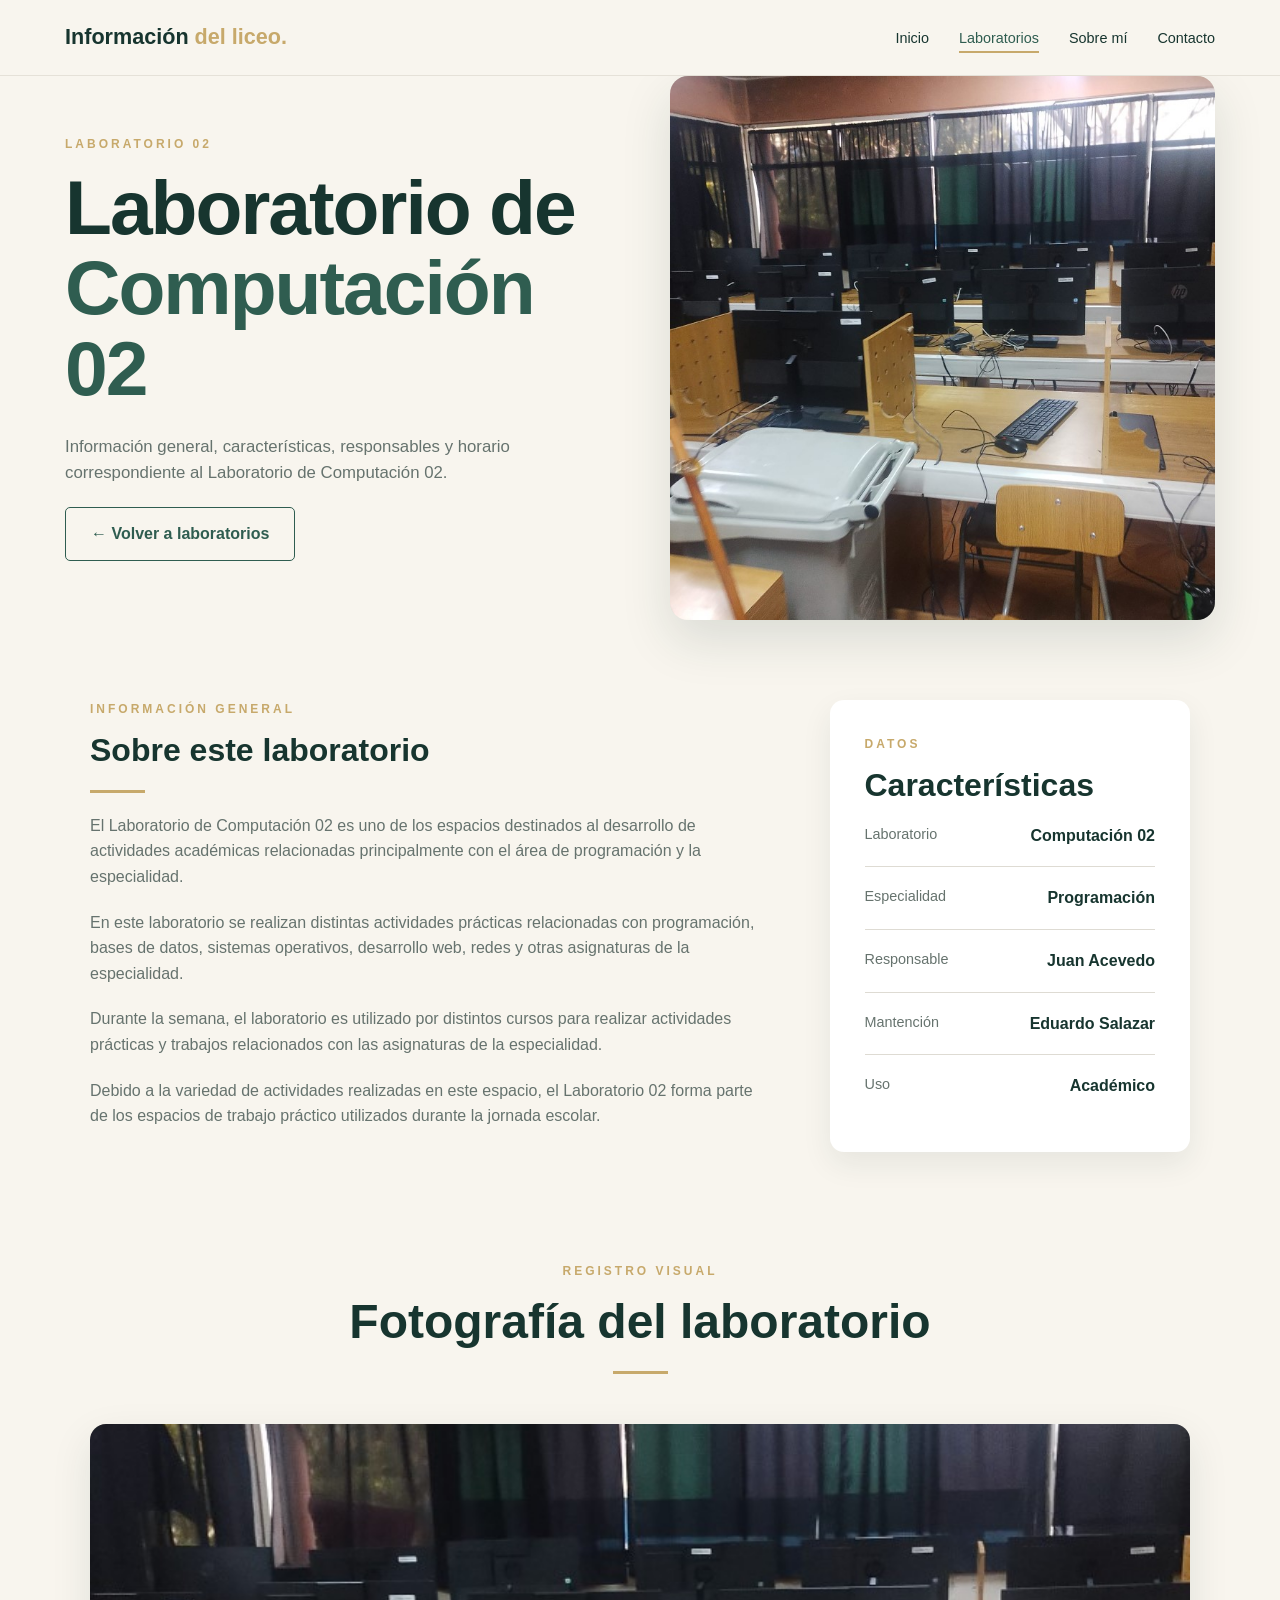
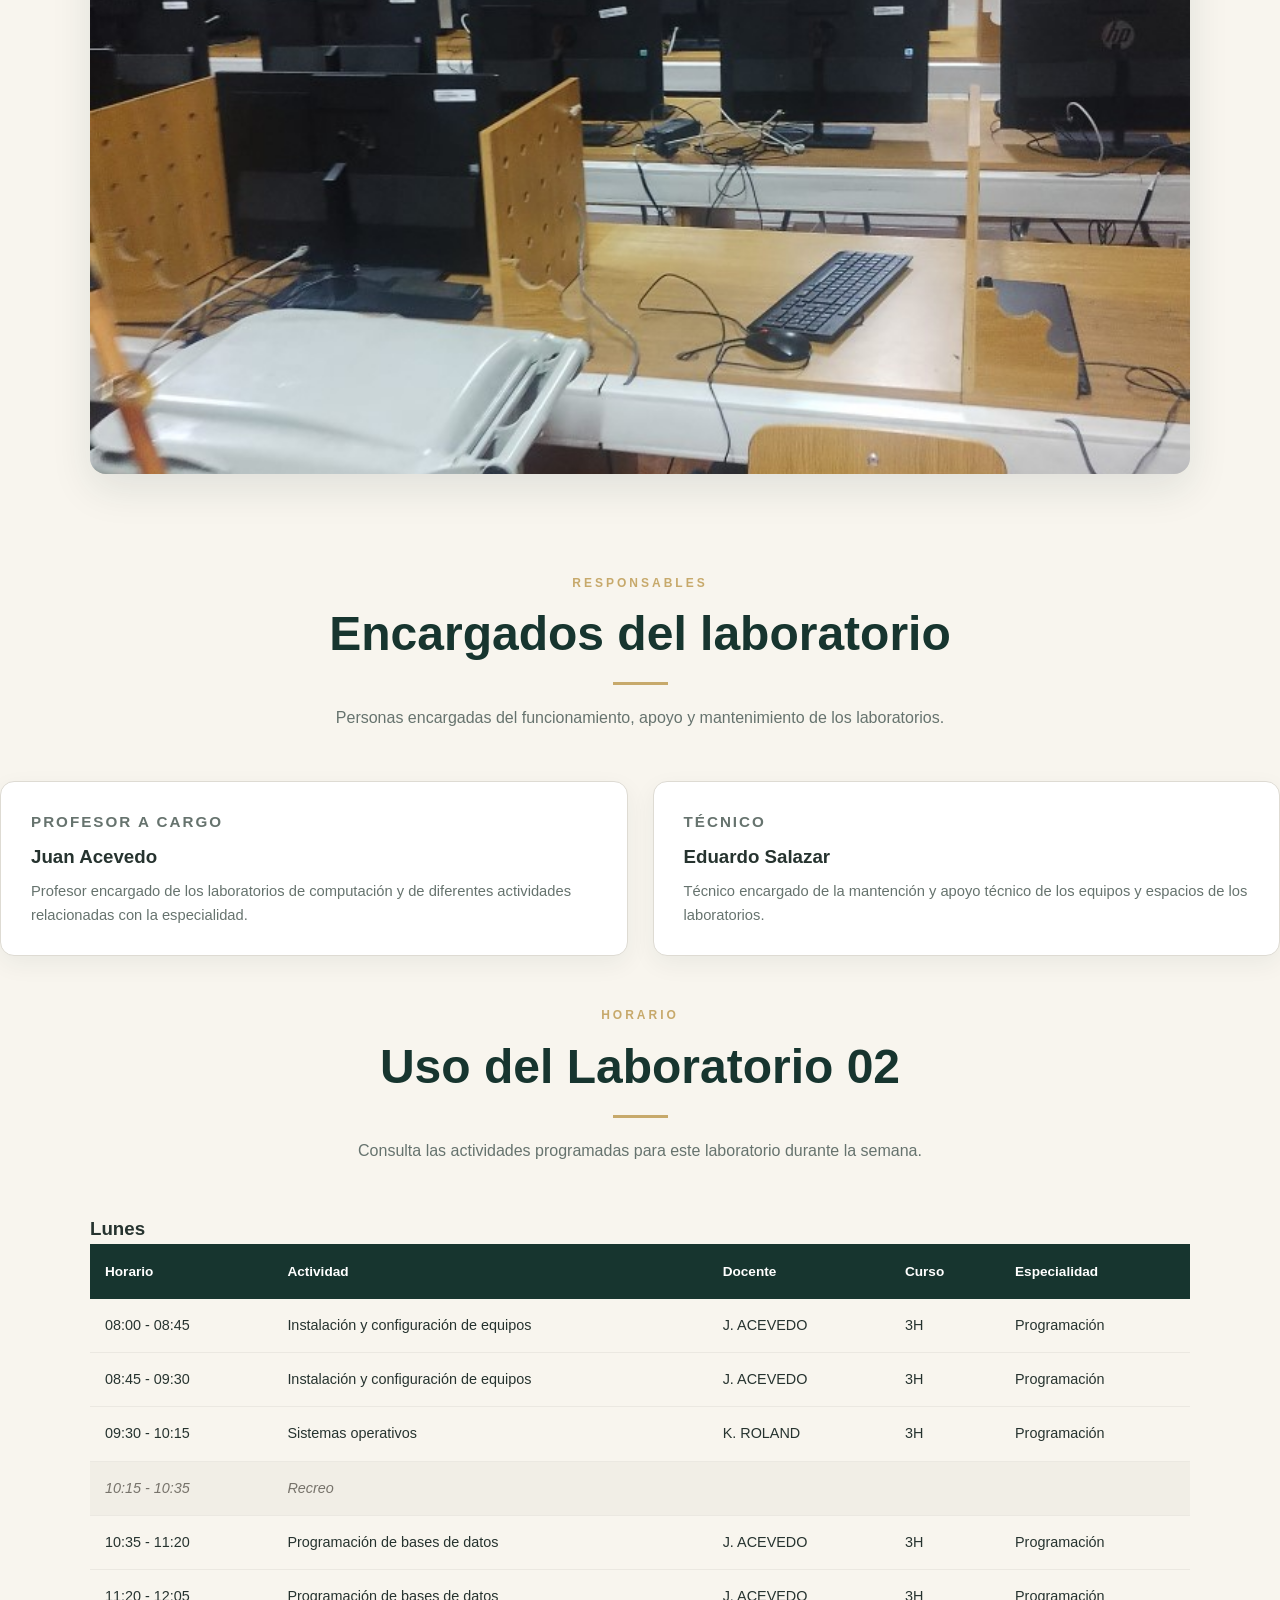
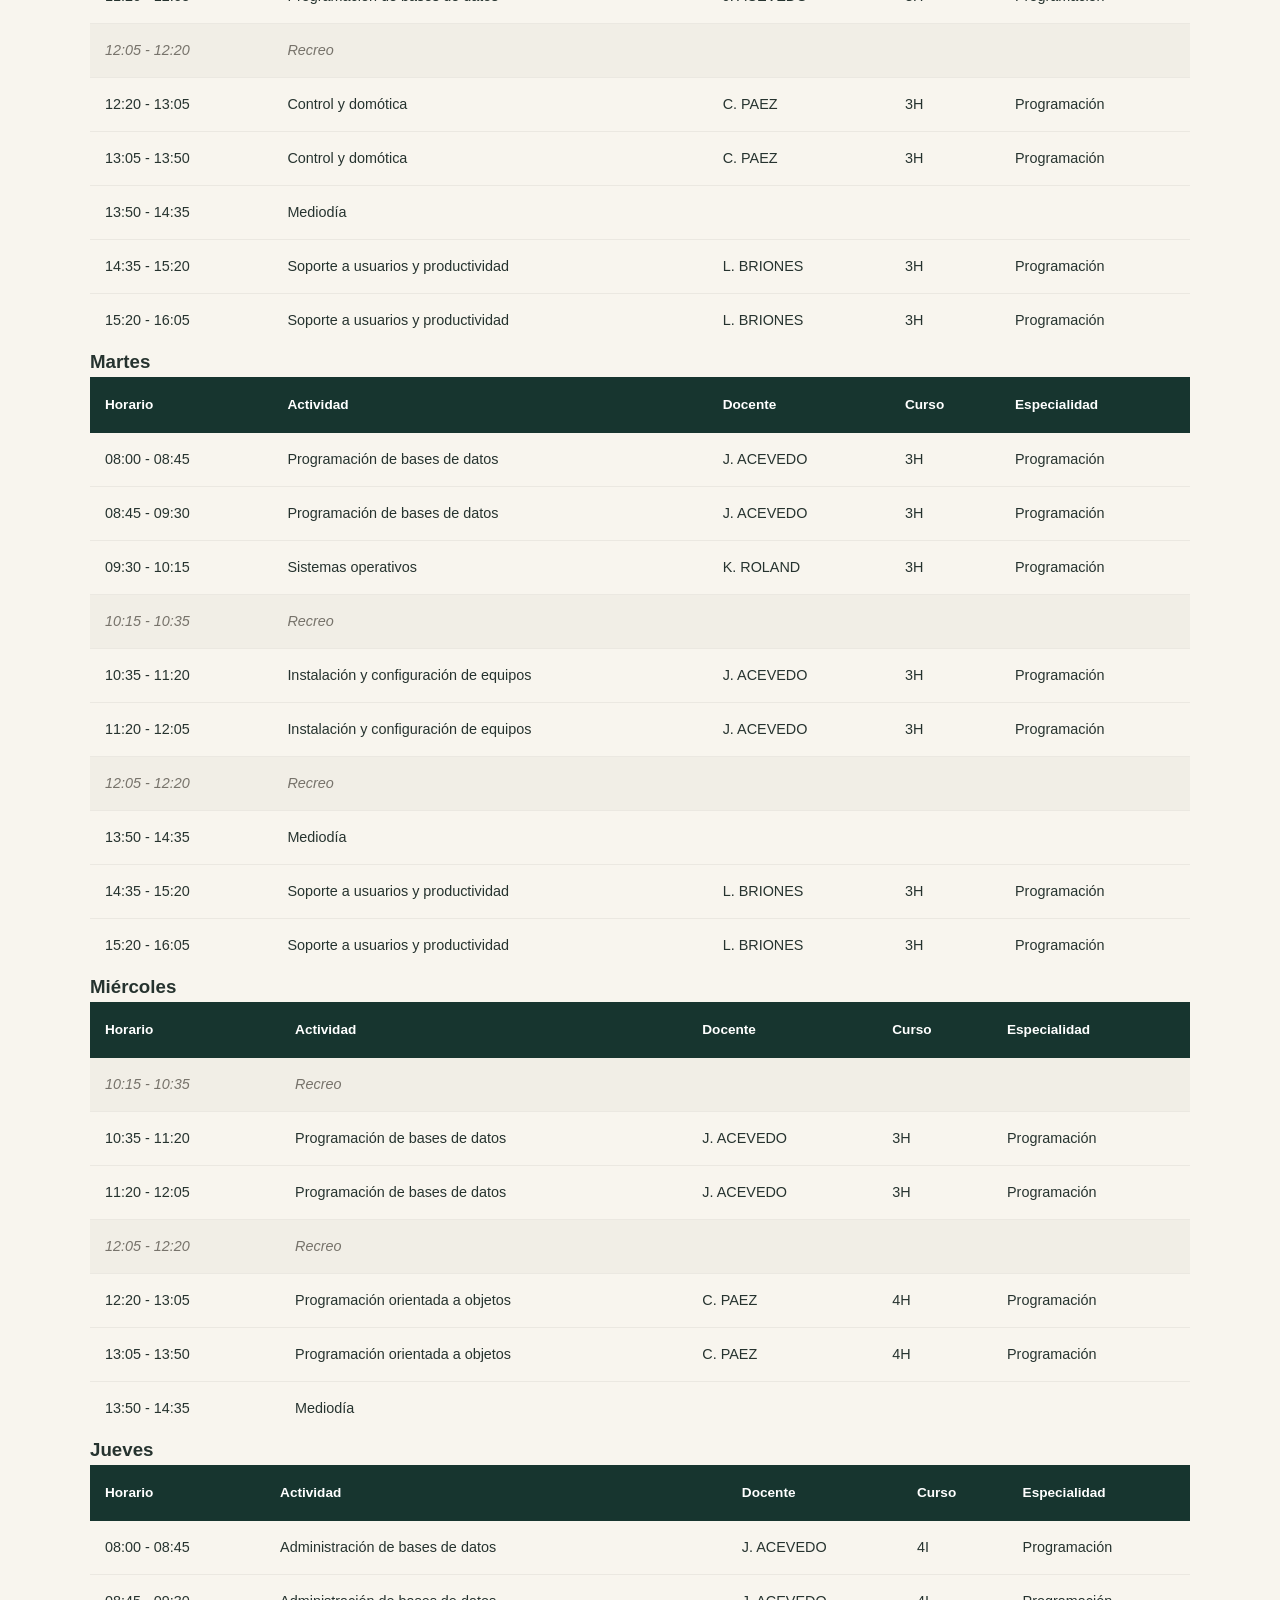
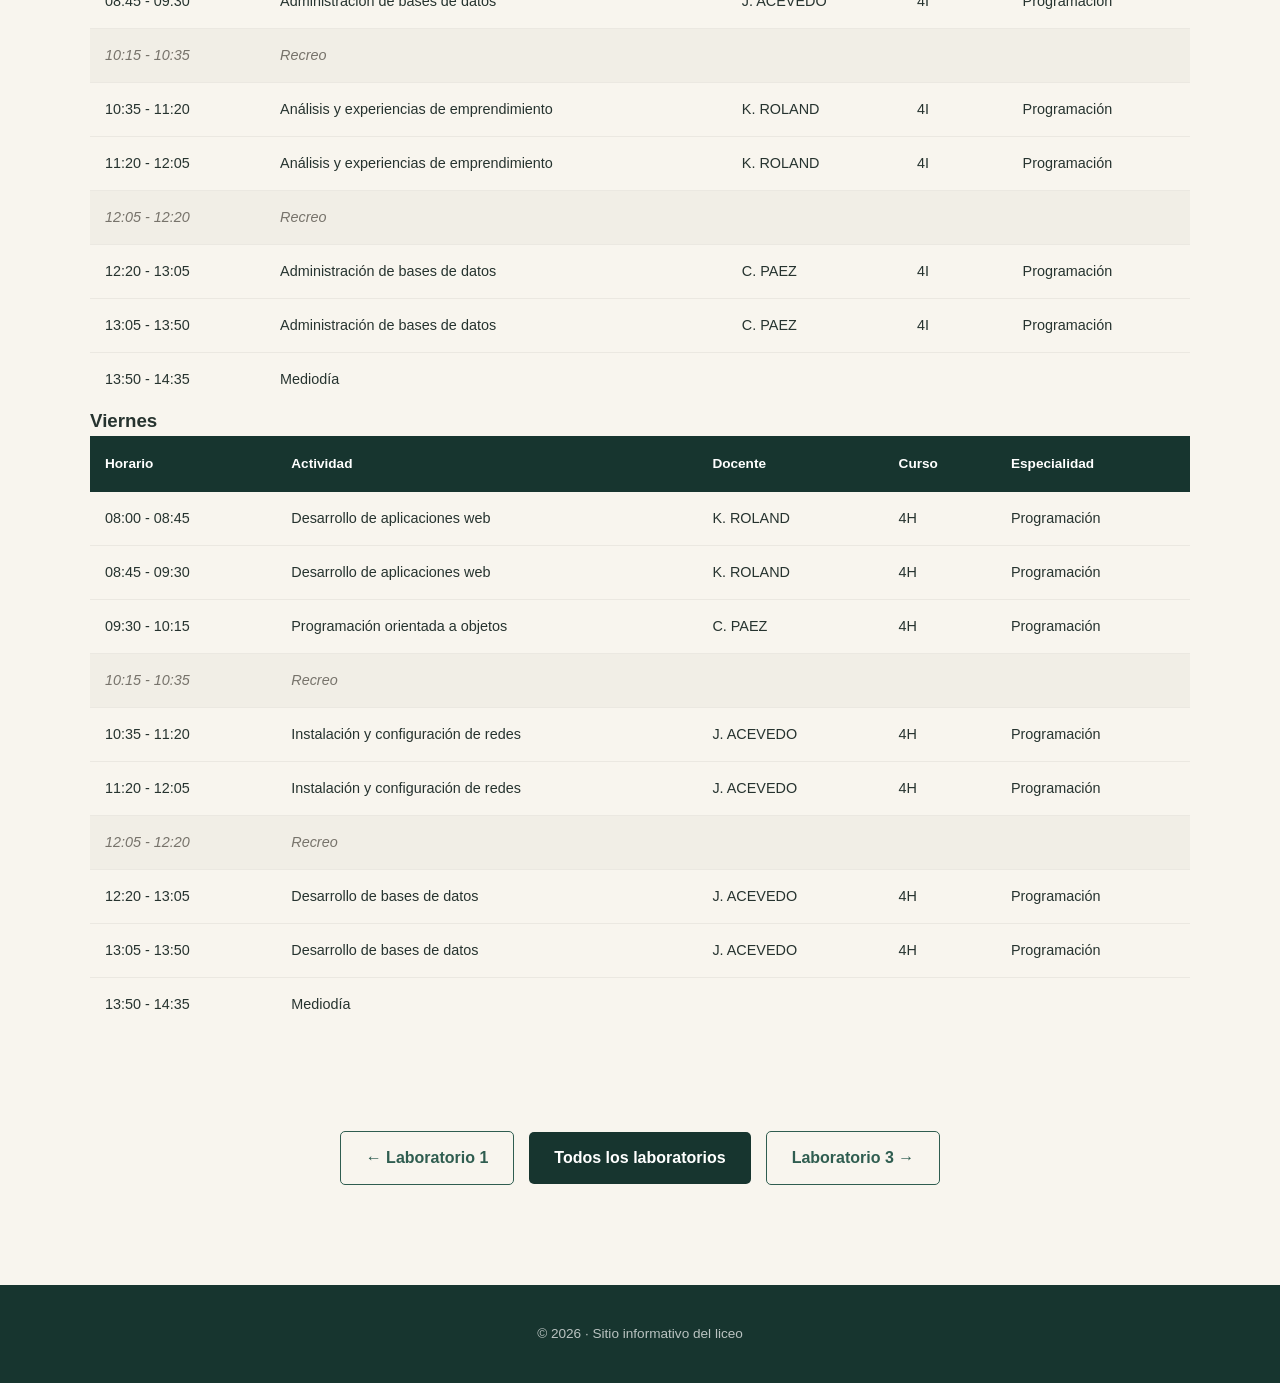
<file: lab02.html>
<!DOCTYPE html> <html lang="es"> <head>
<meta charset="UTF-8">

<meta
    name="viewport"
    content="width=device-width, initial-scale=1.0"
>

<meta
    name="description"
    content="Información, fotografía y horario del Laboratorio de Computación 02."
>

<title>Laboratorio 2 | Sitio informativo</title>

<link rel="stylesheet" href="estilos.css">

</head> <body> <!-- ===================================================== ENCABEZADO ===================================================== --> <header>
<nav class="navbar">

    <a href="index.html" class="logo">
        Información
        <span>del liceo.</span>
    </a>

    <ul class="menu">

        <li>
            <a href="index.html">
                Inicio
            </a>
        </li>

        <li>
            <a href="laboratorios.html" class="activo">
                Laboratorios
            </a>
        </li>

        <li>
            <a href="sobre-mi.html">
                Sobre mí
            </a>
        </li>

        <li>
            <a href="contacto.html">
                Contacto
            </a>
        </li>

    </ul>

</nav>

</header> <!-- ===================================================== CONTENIDO PRINCIPAL ===================================================== --> <main>
<!-- =================================================
     ENCABEZADO DEL LABORATORIO
     ================================================= -->

<section class="lab-detalle-hero">

    <div class="lab-detalle-hero-contenido">

        <p class="pequeno-titulo">
            LABORATORIO 02
        </p>

        <h1>
            Laboratorio de
            <span>Computación 02</span>
        </h1>

        <p>
            Información general, características,
            responsables y horario correspondiente
            al Laboratorio de Computación 02.
        </p>

        <a
            href="laboratorios.html"
            class="boton secundario"
        >
            ← Volver a laboratorios
        </a>

    </div>

    <div class="lab-detalle-hero-imagen">

        <img
            src="img/lab02.jpg"
            alt="Fotografía del Laboratorio de Computación 02"
        >

    </div>

</section>

<!-- =================================================
     INFORMACIÓN GENERAL
     ================================================= -->

<section class="lab-detalle">

    <div class="lab-detalle-grid">

        <article class="lab-descripcion">

            <p class="pequeno-titulo">
                INFORMACIÓN GENERAL
            </p>

            <h2>
                Sobre este laboratorio
            </h2>

            <div class="linea linea-izquierda"></div>

            <p>
                El Laboratorio de Computación 02 es uno de
                los espacios destinados al desarrollo de
                actividades académicas relacionadas
                principalmente con el área de programación
                y la especialidad.
            </p>

            <p>
                En este laboratorio se realizan distintas
                actividades prácticas relacionadas con
                programación, bases de datos, sistemas
                operativos, desarrollo web, redes y otras
                asignaturas de la especialidad.
            </p>

            <p>
                Durante la semana, el laboratorio es utilizado
                por distintos cursos para realizar actividades
                prácticas y trabajos relacionados con las
                asignaturas de la especialidad.
            </p>

            <p>
                Debido a la variedad de actividades realizadas
                en este espacio, el Laboratorio 02 forma parte
                de los espacios de trabajo práctico utilizados
                durante la jornada escolar.
            </p>

        </article>

        <aside class="datos-laboratorio">

            <p class="pequeno-titulo">
                DATOS
            </p>

            <h2>
                Características
            </h2>

            <div class="dato">

                <span>
                    Laboratorio
                </span>

                <strong>
                    Computación 02
                </strong>

            </div>

            <div class="dato">

                <span>
                    Especialidad
                </span>

                <strong>
                    Programación
                </strong>

            </div>

            <div class="dato">

                <span>
                    Responsable
                </span>

                <strong>
                    Juan Acevedo
                </strong>

            </div>

            <div class="dato">

                <span>
                    Mantención
                </span>

                <strong>
                    Eduardo Salazar
                </strong>

            </div>

            <div class="dato">

                <span>
                    Uso
                </span>

                <strong>
                    Académico
                </strong>

            </div>

        </aside>

    </div>

</section>

<!-- =================================================
     FOTOGRAFÍA
     ================================================= -->

<section class="lab-galeria">

    <div class="titulo-seccion">

        <p class="pequeno-titulo">
            REGISTRO VISUAL
        </p>

        <h2>
            Fotografía del laboratorio
        </h2>

        <div class="linea"></div>

    </div>

    <div class="foto-laboratorio-grande">

        <img
            src="img/lab02.jpg"
            alt="Vista del Laboratorio de Computación 02"
        >

    </div>

</section>

<!-- =================================================
     RESPONSABLES
     ================================================= -->

<section class="responsables">

    <div class="titulo-seccion">

        <p class="pequeno-titulo">
            RESPONSABLES
        </p>

        <h2>
            Encargados del laboratorio
        </h2>

        <div class="linea"></div>

        <p class="texto-introduccion">
            Personas encargadas del funcionamiento,
            apoyo y mantenimiento de los laboratorios.
        </p>

    </div>

    <div class="responsables-grid">

        <article class="responsable-card">

            <p class="numero-laboratorio">
                PROFESOR A CARGO
            </p>

            <h3>
                Juan Acevedo
            </h3>

            <p>
                Profesor encargado de los laboratorios
                de computación y de diferentes actividades
                relacionadas con la especialidad.
            </p>

        </article>

        <article class="responsable-card">

            <p class="numero-laboratorio">
                TÉCNICO
            </p>

            <h3>
                Eduardo Salazar
            </h3>

            <p>
                Técnico encargado de la mantención y apoyo
                técnico de los equipos y espacios de los
                laboratorios.
            </p>

        </article>

    </div>

</section>

<!-- =================================================
     HORARIO
     ================================================= -->

<section class="horarios">

    <div class="titulo-seccion">

        <p class="pequeno-titulo">
            HORARIO
        </p>

        <h2>
            Uso del Laboratorio 02
        </h2>

        <div class="linea"></div>

        <p class="texto-introduccion">
            Consulta las actividades programadas para
            este laboratorio durante la semana.
        </p>

    </div>

    <!-- =================================================
         LUNES
         ================================================= -->

    <div class="horario-dia">

        <h3>
            Lunes
        </h3>

        <div class="tabla-contenedor">

            <table class="tabla-horarios">

                <thead>

                    <tr>
                        <th>Horario</th>
                        <th>Actividad</th>
                        <th>Docente</th>
                        <th>Curso</th>
                        <th>Especialidad</th>
                    </tr>

                </thead>

                <tbody>

                    <tr>
                        <td>08:00 - 08:45</td>
                        <td>Instalación y configuración de equipos</td>
                        <td>J. ACEVEDO</td>
                        <td>3H</td>
                        <td>Programación</td>
                    </tr>

                    <tr>
                        <td>08:45 - 09:30</td>
                        <td>Instalación y configuración de equipos</td>
                        <td>J. ACEVEDO</td>
                        <td>3H</td>
                        <td>Programación</td>
                    </tr>

                    <tr>
                        <td>09:30 - 10:15</td>
                        <td>Sistemas operativos</td>
                        <td>K. ROLAND</td>
                        <td>3H</td>
                        <td>Programación</td>
                    </tr>

                    <tr class="fila-recreo">
                        <td>10:15 - 10:35</td>
                        <td colspan="4">Recreo</td>
                    </tr>

                    <tr>
                        <td>10:35 - 11:20</td>
                        <td>Programación de bases de datos</td>
                        <td>J. ACEVEDO</td>
                        <td>3H</td>
                        <td>Programación</td>
                    </tr>

                    <tr>
                        <td>11:20 - 12:05</td>
                        <td>Programación de bases de datos</td>
                        <td>J. ACEVEDO</td>
                        <td>3H</td>
                        <td>Programación</td>
                    </tr>

                    <tr class="fila-recreo">
                        <td>12:05 - 12:20</td>
                        <td colspan="4">Recreo</td>
                    </tr>

                    <tr>
                        <td>12:20 - 13:05</td>
                        <td>Control y domótica</td>
                        <td>C. PAEZ</td>
                        <td>3H</td>
                        <td>Programación</td>
                    </tr>

                    <tr>
                        <td>13:05 - 13:50</td>
                        <td>Control y domótica</td>
                        <td>C. PAEZ</td>
                        <td>3H</td>
                        <td>Programación</td>
                    </tr>

                    <tr class="fila-mediodia">
                        <td>13:50 - 14:35</td>
                        <td colspan="4">Mediodía</td>
                    </tr>

                    <tr>
                        <td>14:35 - 15:20</td>
                        <td>Soporte a usuarios y productividad</td>
                        <td>L. BRIONES</td>
                        <td>3H</td>
                        <td>Programación</td>
                    </tr>

                    <tr>
                        <td>15:20 - 16:05</td>
                        <td>Soporte a usuarios y productividad</td>
                        <td>L. BRIONES</td>
                        <td>3H</td>
                        <td>Programación</td>
                    </tr>

                </tbody>

            </table>

        </div>

    </div>

    <!-- =================================================
         MARTES
         ================================================= -->

    <div class="horario-dia">

        <h3>
            Martes
        </h3>

        <div class="tabla-contenedor">

            <table class="tabla-horarios">

                <thead>

                    <tr>
                        <th>Horario</th>
                        <th>Actividad</th>
                        <th>Docente</th>
                        <th>Curso</th>
                        <th>Especialidad</th>
                    </tr>

                </thead>

                <tbody>

                    <tr>
                        <td>08:00 - 08:45</td>
                        <td>Programación de bases de datos</td>
                        <td>J. ACEVEDO</td>
                        <td>3H</td>
                        <td>Programación</td>
                    </tr>

                    <tr>
                        <td>08:45 - 09:30</td>
                        <td>Programación de bases de datos</td>
                        <td>J. ACEVEDO</td>
                        <td>3H</td>
                        <td>Programación</td>
                    </tr>

                    <tr>
                        <td>09:30 - 10:15</td>
                        <td>Sistemas operativos</td>
                        <td>K. ROLAND</td>
                        <td>3H</td>
                        <td>Programación</td>
                    </tr>

                    <tr class="fila-recreo">
                        <td>10:15 - 10:35</td>
                        <td colspan="4">Recreo</td>
                    </tr>

                    <tr>
                        <td>10:35 - 11:20</td>
                        <td>Instalación y configuración de equipos</td>
                        <td>J. ACEVEDO</td>
                        <td>3H</td>
                        <td>Programación</td>
                    </tr>

                    <tr>
                        <td>11:20 - 12:05</td>
                        <td>Instalación y configuración de equipos</td>
                        <td>J. ACEVEDO</td>
                        <td>3H</td>
                        <td>Programación</td>
                    </tr>

                    <tr class="fila-recreo">
                        <td>12:05 - 12:20</td>
                        <td colspan="4">Recreo</td>
                    </tr>

                    <tr class="fila-mediodia">
                        <td>13:50 - 14:35</td>
                        <td colspan="4">Mediodía</td>
                    </tr>

                    <tr>
                        <td>14:35 - 15:20</td>
                        <td>Soporte a usuarios y productividad</td>
                        <td>L. BRIONES</td>
                        <td>3H</td>
                        <td>Programación</td>
                    </tr>

                    <tr>
                        <td>15:20 - 16:05</td>
                        <td>Soporte a usuarios y productividad</td>
                        <td>L. BRIONES</td>
                        <td>3H</td>
                        <td>Programación</td>
                    </tr>

                </tbody>

            </table>

        </div>

    </div>

    <!-- =================================================
         MIÉRCOLES
         ================================================= -->

    <div class="horario-dia">

        <h3>
            Miércoles
        </h3>

        <div class="tabla-contenedor">

            <table class="tabla-horarios">

                <thead>

                    <tr>
                        <th>Horario</th>
                        <th>Actividad</th>
                        <th>Docente</th>
                        <th>Curso</th>
                        <th>Especialidad</th>
                    </tr>

                </thead>

                <tbody>

                    <tr class="fila-recreo">
                        <td>10:15 - 10:35</td>
                        <td colspan="4">Recreo</td>
                    </tr>

                    <tr>
                        <td>10:35 - 11:20</td>
                        <td>Programación de bases de datos</td>
                        <td>J. ACEVEDO</td>
                        <td>3H</td>
                        <td>Programación</td>
                    </tr>

                    <tr>
                        <td>11:20 - 12:05</td>
                        <td>Programación de bases de datos</td>
                        <td>J. ACEVEDO</td>
                        <td>3H</td>
                        <td>Programación</td>
                    </tr>

                    <tr class="fila-recreo">
                        <td>12:05 - 12:20</td>
                        <td colspan="4">Recreo</td>
                    </tr>

                    <tr>
                        <td>12:20 - 13:05</td>
                        <td>Programación orientada a objetos</td>
                        <td>C. PAEZ</td>
                        <td>4H</td>
                        <td>Programación</td>
                    </tr>

                    <tr>
                        <td>13:05 - 13:50</td>
                        <td>Programación orientada a objetos</td>
                        <td>C. PAEZ</td>
                        <td>4H</td>
                        <td>Programación</td>
                    </tr>

                    <tr class="fila-mediodia">
                        <td>13:50 - 14:35</td>
                        <td colspan="4">Mediodía</td>
                    </tr>

                </tbody>

            </table>

        </div>

    </div>

    <!-- =================================================
         JUEVES
         ================================================= -->

    <div class="horario-dia">

        <h3>
            Jueves
        </h3>

        <div class="tabla-contenedor">

            <table class="tabla-horarios">

                <thead>

                    <tr>
                        <th>Horario</th>
                        <th>Actividad</th>
                        <th>Docente</th>
                        <th>Curso</th>
                        <th>Especialidad</th>
                    </tr>

                </thead>

                <tbody>

                    <tr>
                        <td>08:00 - 08:45</td>
                        <td>Administración de bases de datos</td>
                        <td>J. ACEVEDO</td>
                        <td>4I</td>
                        <td>Programación</td>
                    </tr>

                    <tr>
                        <td>08:45 - 09:30</td>
                        <td>Administración de bases de datos</td>
                        <td>J. ACEVEDO</td>
                        <td>4I</td>
                        <td>Programación</td>
                    </tr>

                    <tr class="fila-recreo">
                        <td>10:15 - 10:35</td>
                        <td colspan="4">Recreo</td>
                    </tr>

                    <tr>
                        <td>10:35 - 11:20</td>
                        <td>Análisis y experiencias de emprendimiento</td>
                        <td>K. ROLAND</td>
                        <td>4I</td>
                        <td>Programación</td>
                    </tr>

                    <tr>
                        <td>11:20 - 12:05</td>
                        <td>Análisis y experiencias de emprendimiento</td>
                        <td>K. ROLAND</td>
                        <td>4I</td>
                        <td>Programación</td>
                    </tr>

                    <tr class="fila-recreo">
                        <td>12:05 - 12:20</td>
                        <td colspan="4">Recreo</td>
                    </tr>

                    <tr>
                        <td>12:20 - 13:05</td>
                        <td>Administración de bases de datos</td>
                        <td>C. PAEZ</td>
                        <td>4I</td>
                        <td>Programación</td>
                    </tr>

                    <tr>
                        <td>13:05 - 13:50</td>
                        <td>Administración de bases de datos</td>
                        <td>C. PAEZ</td>
                        <td>4I</td>
                        <td>Programación</td>
                    </tr>

                    <tr class="fila-mediodia">
                        <td>13:50 - 14:35</td>
                        <td colspan="4">Mediodía</td>
                    </tr>

                </tbody>

            </table>

        </div>

    </div>

    <!-- =================================================
         VIERNES
         ================================================= -->

    <div class="horario-dia">

        <h3>
            Viernes
        </h3>

        <div class="tabla-contenedor">

            <table class="tabla-horarios">

                <thead>

                    <tr>
                        <th>Horario</th>
                        <th>Actividad</th>
                        <th>Docente</th>
                        <th>Curso</th>
                        <th>Especialidad</th>
                    </tr>

                </thead>

                <tbody>

                    <tr>
                        <td>08:00 - 08:45</td>
                        <td>Desarrollo de aplicaciones web</td>
                        <td>K. ROLAND</td>
                        <td>4H</td>
                        <td>Programación</td>
                    </tr>

                    <tr>
                        <td>08:45 - 09:30</td>
                        <td>Desarrollo de aplicaciones web</td>
                        <td>K. ROLAND</td>
                        <td>4H</td>
                        <td>Programación</td>
                    </tr>

                    <tr>
                        <td>09:30 - 10:15</td>
                        <td>Programación orientada a objetos</td>
                        <td>C. PAEZ</td>
                        <td>4H</td>
                        <td>Programación</td>
                    </tr>

                    <tr class="fila-recreo">
                        <td>10:15 - 10:35</td>
                        <td colspan="4">Recreo</td>
                    </tr>

                    <tr>
                        <td>10:35 - 11:20</td>
                        <td>Instalación y configuración de redes</td>
                        <td>J. ACEVEDO</td>
                        <td>4H</td>
                        <td>Programación</td>
                    </tr>

                    <tr>
                        <td>11:20 - 12:05</td>
                        <td>Instalación y configuración de redes</td>
                        <td>J. ACEVEDO</td>
                        <td>4H</td>
                        <td>Programación</td>
                    </tr>

                    <tr class="fila-recreo">
                        <td>12:05 - 12:20</td>
                        <td colspan="4">Recreo</td>
                    </tr>

                    <tr>
                        <td>12:20 - 13:05</td>
                        <td>Desarrollo de bases de datos</td>
                        <td>J. ACEVEDO</td>
                        <td>4H</td>
                        <td>Programación</td>
                    </tr>

                    <tr>
                        <td>13:05 - 13:50</td>
                        <td>Desarrollo de bases de datos</td>
                        <td>J. ACEVEDO</td>
                        <td>4H</td>
                        <td>Programación</td>
                    </tr>

                    <tr class="fila-mediodia">
                        <td>13:50 - 14:35</td>
                        <td colspan="4">Mediodía</td>
                    </tr>

                </tbody>

            </table>

        </div>

    </div>

</section>

<!-- =================================================
     NAVEGACIÓN ENTRE LABORATORIOS
     ================================================= -->

<section class="navegacion-labs">

    <a
        href="lab01.html"
        class="boton secundario"
    >
        ← Laboratorio 1
    </a>

    <a
        href="laboratorios.html"
        class="boton principal"
    >
        Todos los laboratorios
    </a>

    <a
        href="lab03.html"
        class="boton secundario"
    >
        Laboratorio 3 →
    </a>

</section>

</main> <!-- ===================================================== PIE DE PÁGINA ===================================================== --> <footer>
<p>
    © 2026 · Sitio informativo del liceo
</p>

</footer> </body> </html>
</file>
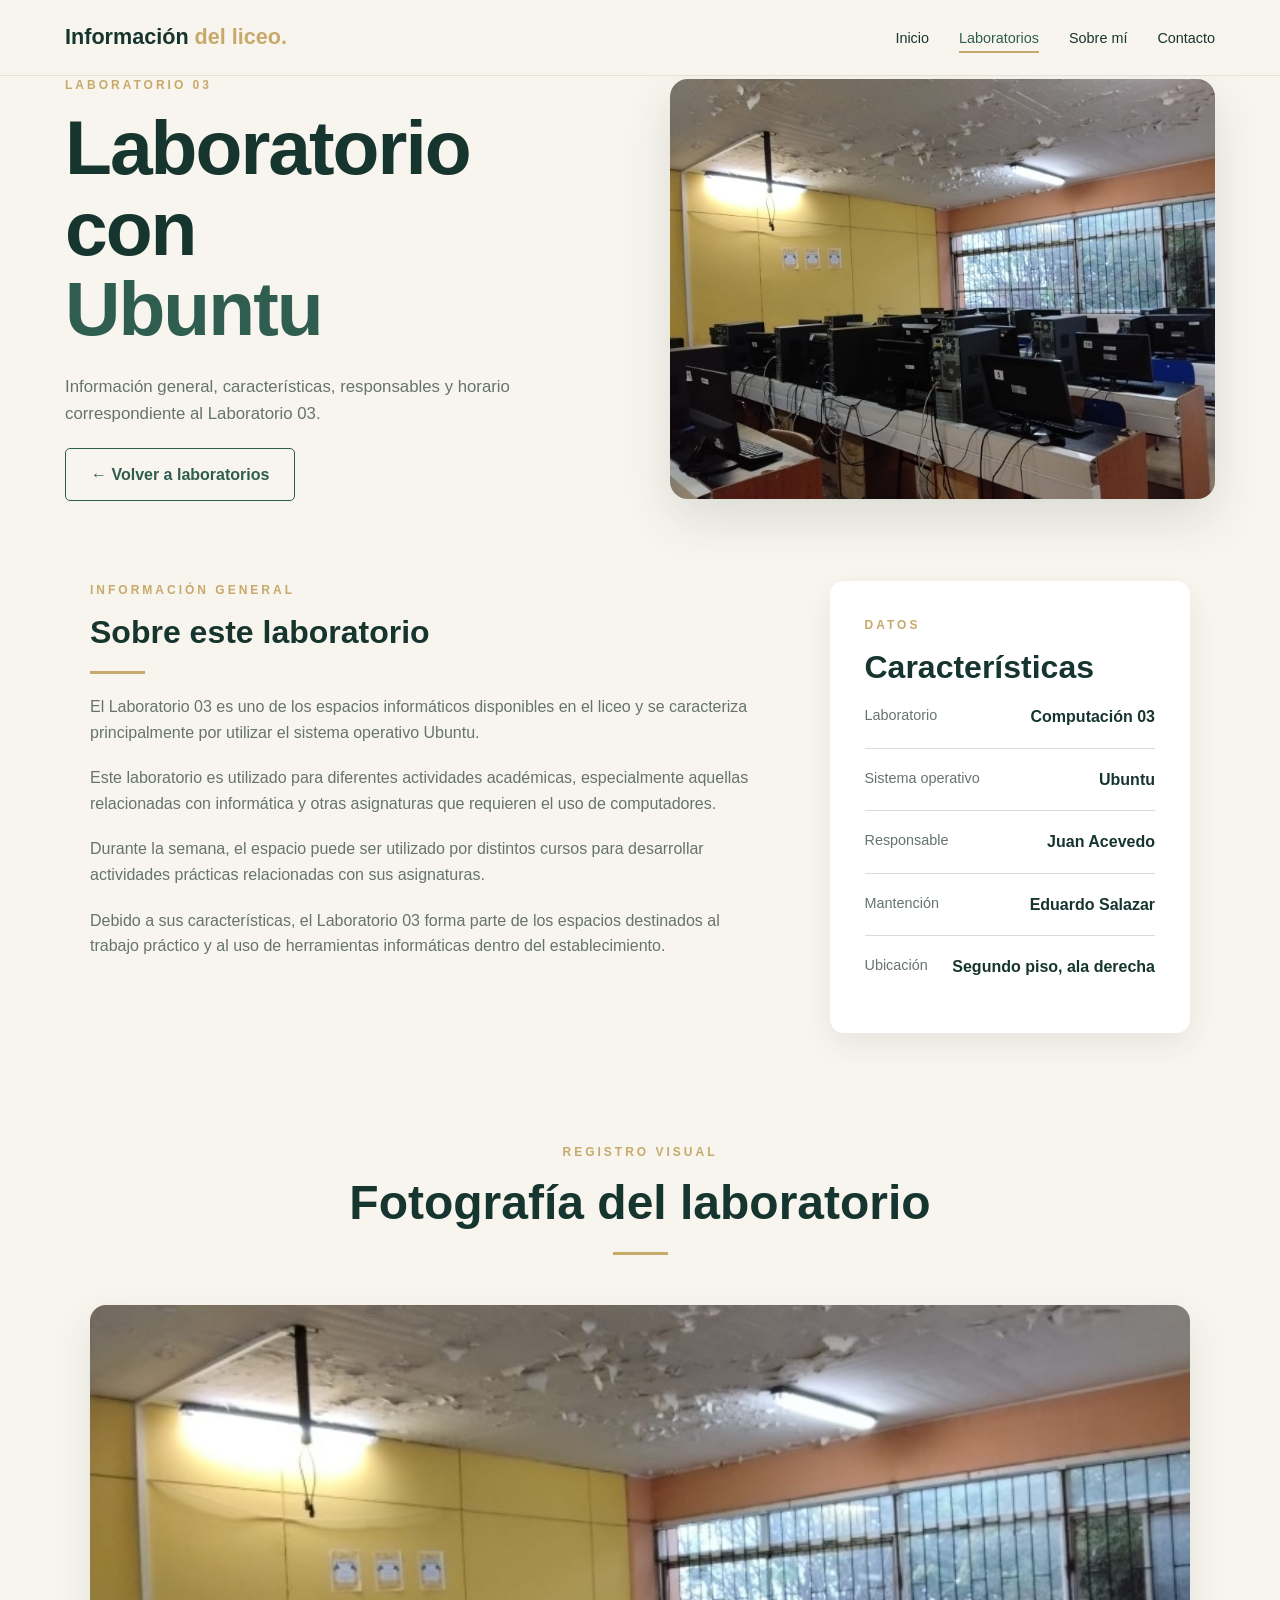
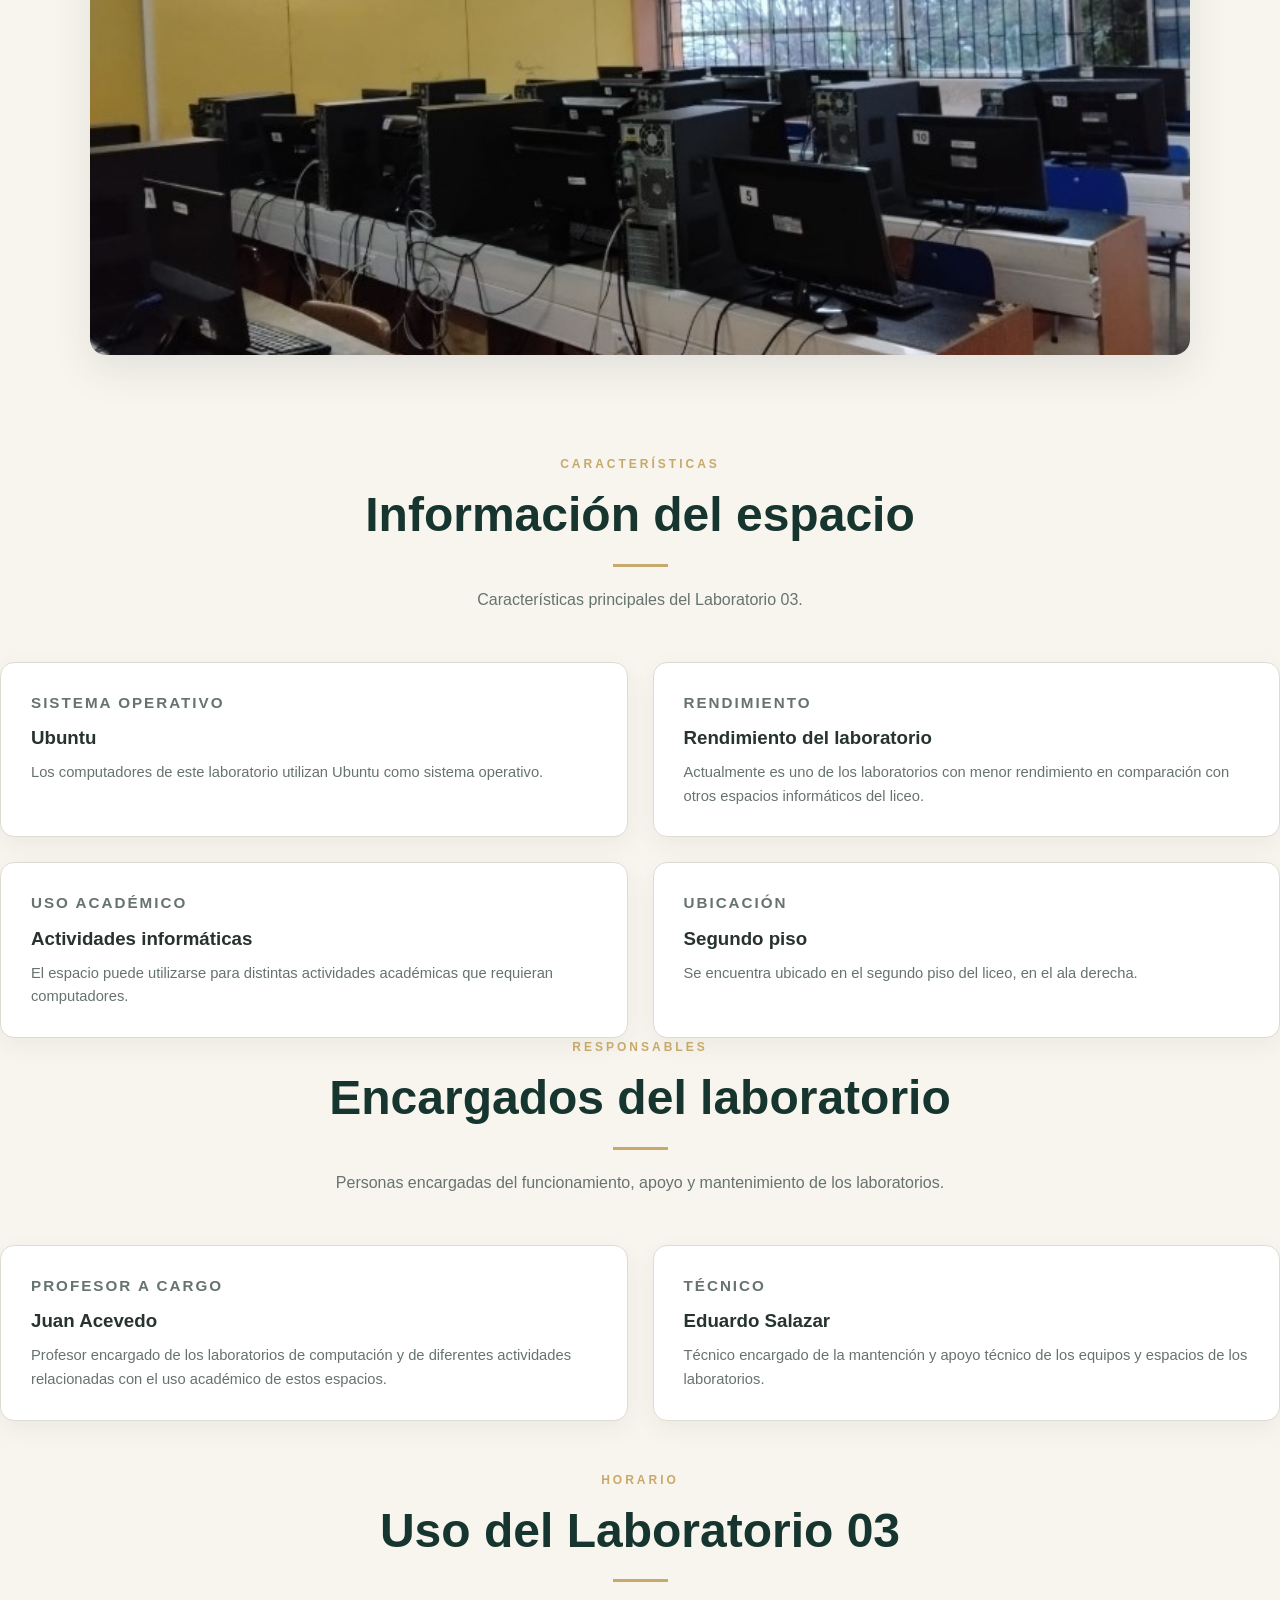
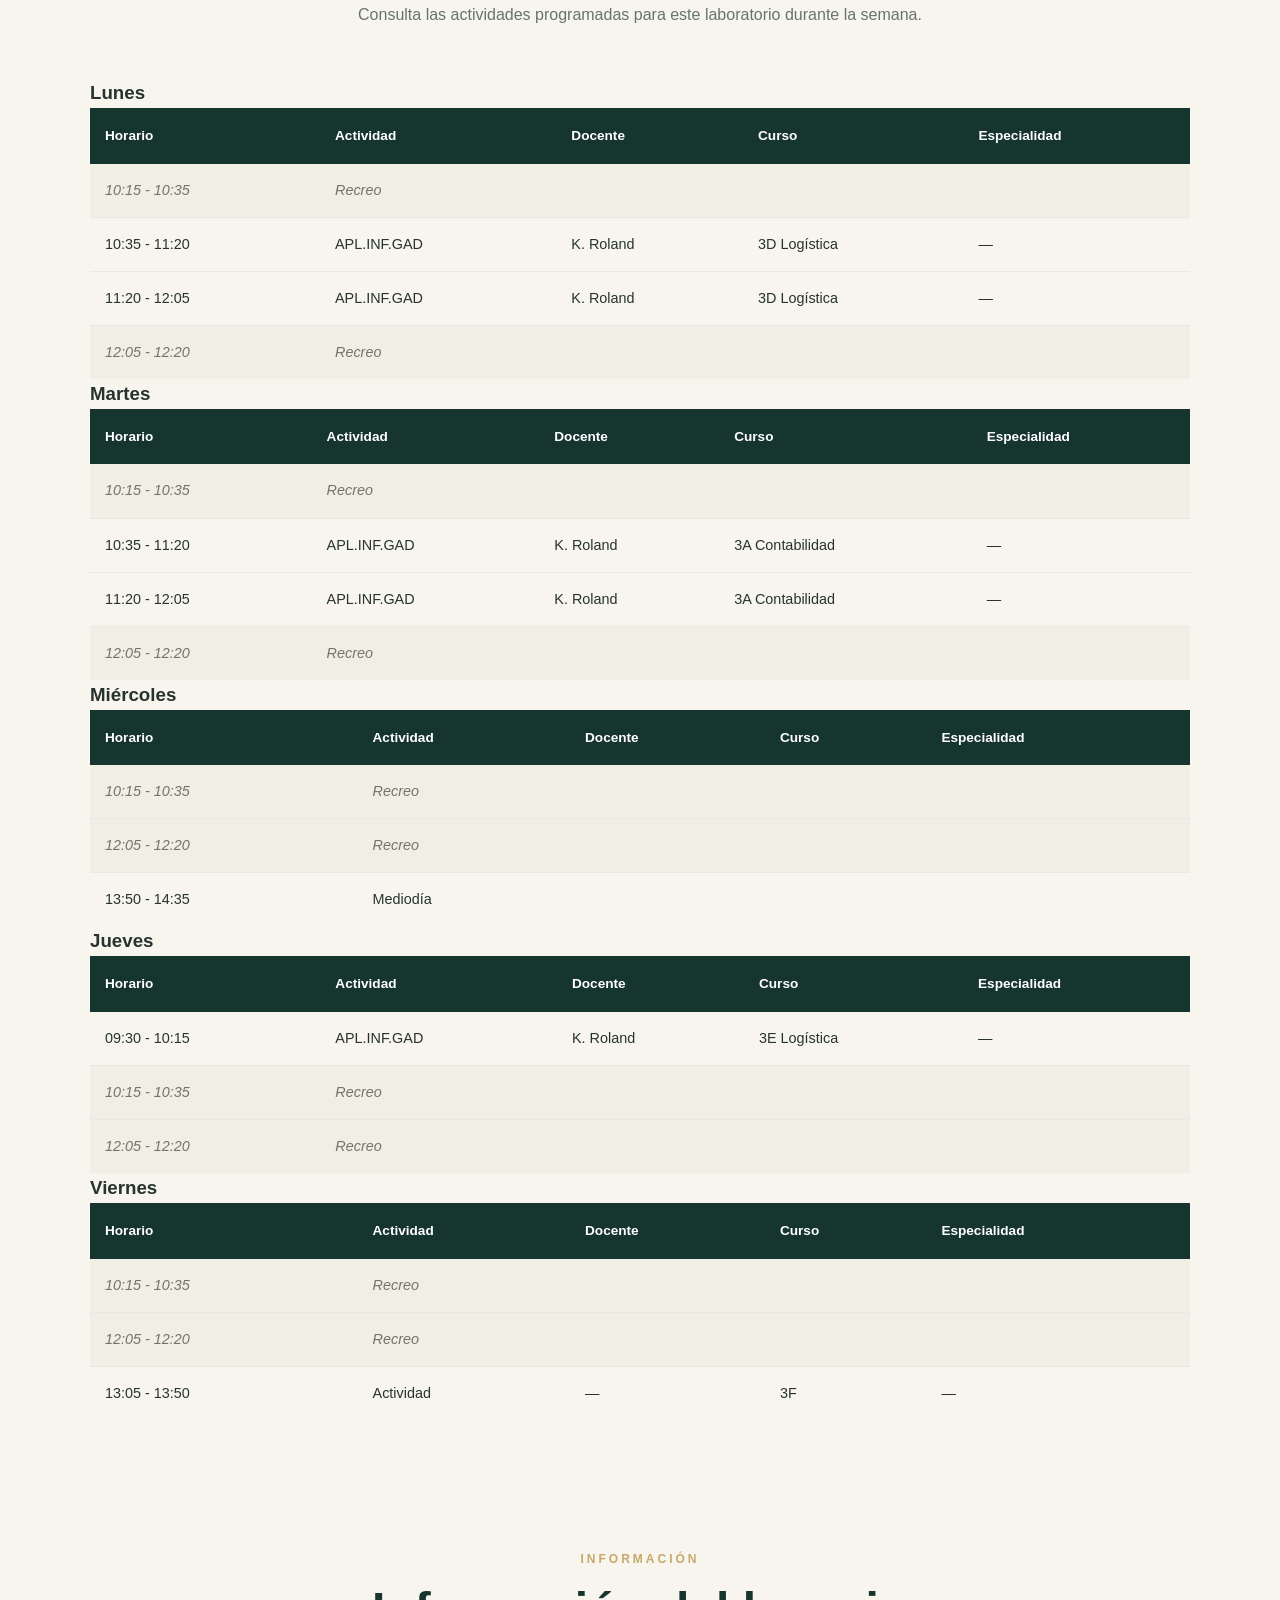
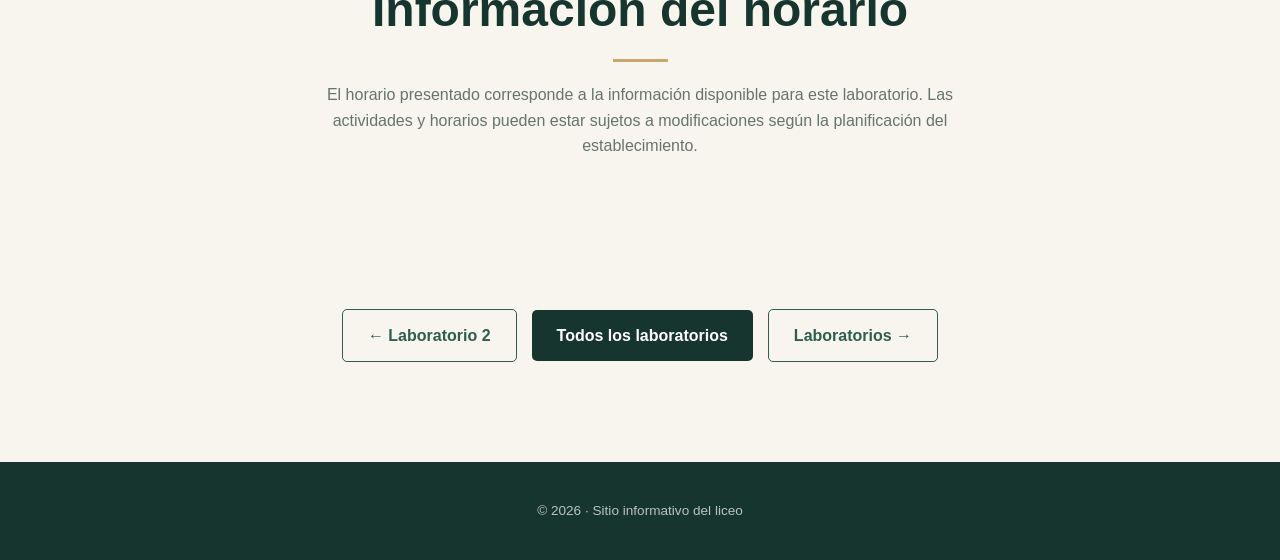
<file: lab03.html>
<!DOCTYPE html> <html lang="es"> <head>
<meta charset="UTF-8">

<meta
    name="viewport"
    content="width=device-width, initial-scale=1.0"
>

<meta
    name="description"
    content="Información, fotografía y horario del Laboratorio de Computación 03."
>

<title>Laboratorio 3 | Sitio informativo</title>

<link rel="stylesheet" href="estilos.css">

</head> <body> <!-- ===================================================== ENCABEZADO ===================================================== --> <header>
<nav class="navbar">

    <a href="index.html" class="logo">
        Información
        <span>del liceo.</span>
    </a>

    <ul class="menu">

        <li>
            <a href="index.html">
                Inicio
            </a>
        </li>

        <li>
            <a href="laboratorios.html" class="activo">
                Laboratorios
            </a>
        </li>

        <li>
            <a href="sobre-mi.html">
                Sobre mí
            </a>
        </li>

        <li>
            <a href="contacto.html">
                Contacto
            </a>
        </li>

    </ul>

</nav>

</header> <!-- ===================================================== CONTENIDO PRINCIPAL ===================================================== --> <main>
<!-- =================================================
     ENCABEZADO DEL LABORATORIO
     ================================================= -->

<section class="lab-detalle-hero">

    <div class="lab-detalle-hero-contenido">

        <p class="pequeno-titulo">
            LABORATORIO 03
        </p>

        <h1>
            Laboratorio con
            <span>Ubuntu</span>
        </h1>

        <p>
            Información general, características,
            responsables y horario correspondiente
            al Laboratorio 03.
        </p>

        <a
            href="laboratorios.html"
            class="boton secundario"
        >
            ← Volver a laboratorios
        </a>

    </div>

    <div class="lab-detalle-hero-imagen">

        <img
            src="img/lab03.jpg"
            alt="Fotografía del Laboratorio 3"
        >

    </div>

</section>

<!-- =================================================
     INFORMACIÓN GENERAL
     ================================================= -->

<section class="lab-detalle">

    <div class="lab-detalle-grid">

        <article class="lab-descripcion">

            <p class="pequeno-titulo">
                INFORMACIÓN GENERAL
            </p>

            <h2>
                Sobre este laboratorio
            </h2>

            <div class="linea linea-izquierda"></div>

            <p>
                El Laboratorio 03 es uno de los espacios
                informáticos disponibles en el liceo y se
                caracteriza principalmente por utilizar el
                sistema operativo Ubuntu.
            </p>

            <p>
                Este laboratorio es utilizado para diferentes
                actividades académicas, especialmente aquellas
                relacionadas con informática y otras asignaturas
                que requieren el uso de computadores.
            </p>

            <p>
                Durante la semana, el espacio puede ser utilizado
                por distintos cursos para desarrollar actividades
                prácticas relacionadas con sus asignaturas.
            </p>

            <p>
                Debido a sus características, el Laboratorio 03
                forma parte de los espacios destinados al trabajo
                práctico y al uso de herramientas informáticas
                dentro del establecimiento.
            </p>

        </article>

        <!-- =========================================
             DATOS DEL LABORATORIO
             ========================================= -->

        <aside class="datos-laboratorio">

            <p class="pequeno-titulo">
                DATOS
            </p>

            <h2>
                Características
            </h2>

            <div class="dato">

                <span>
                    Laboratorio
                </span>

                <strong>
                    Computación 03
                </strong>

            </div>

            <div class="dato">

                <span>
                    Sistema operativo
                </span>

                <strong>
                    Ubuntu
                </strong>

            </div>

            <div class="dato">

                <span>
                    Responsable
                </span>

                <strong>
                    Juan Acevedo
                </strong>

            </div>

            <div class="dato">

                <span>
                    Mantención
                </span>

                <strong>
                    Eduardo Salazar
                </strong>

            </div>

            <div class="dato">

                <span>
                    Ubicación
                </span>

                <strong>
                    Segundo piso, ala derecha
                </strong>

            </div>

        </aside>

    </div>

</section>

<!-- =================================================
     FOTOGRAFÍA
     ================================================= -->

<section class="lab-galeria">

    <div class="titulo-seccion">

        <p class="pequeno-titulo">
            REGISTRO VISUAL
        </p>

        <h2>
            Fotografía del laboratorio
        </h2>

        <div class="linea"></div>

    </div>

    <div class="foto-laboratorio-grande">

        <img
            src="img/lab03.jpg"
            alt="Vista del Laboratorio 3"
        >

    </div>

</section>

<!-- =================================================
     CARACTERÍSTICAS
     ================================================= -->

<section class="responsables">

    <div class="titulo-seccion">

        <p class="pequeno-titulo">
            CARACTERÍSTICAS
        </p>

        <h2>
            Información del espacio
        </h2>

        <div class="linea"></div>

        <p class="texto-introduccion">
            Características principales del Laboratorio 03.
        </p>

    </div>

    <div class="responsables-grid">

        <article class="responsable-card">

            <p class="numero-laboratorio">
                SISTEMA OPERATIVO
            </p>

            <h3>
                Ubuntu
            </h3>

            <p>
                Los computadores de este laboratorio
                utilizan Ubuntu como sistema operativo.
            </p>

        </article>

        <article class="responsable-card">

            <p class="numero-laboratorio">
                RENDIMIENTO
            </p>

            <h3>
                Rendimiento del laboratorio
            </h3>

            <p>
                Actualmente es uno de los laboratorios
                con menor rendimiento en comparación
                con otros espacios informáticos del liceo.
            </p>

        </article>

        <article class="responsable-card">

            <p class="numero-laboratorio">
                USO ACADÉMICO
            </p>

            <h3>
                Actividades informáticas
            </h3>

            <p>
                El espacio puede utilizarse para distintas
                actividades académicas que requieran
                computadores.
            </p>

        </article>

        <article class="responsable-card">

            <p class="numero-laboratorio">
                UBICACIÓN
            </p>

            <h3>
                Segundo piso
            </h3>

            <p>
                Se encuentra ubicado en el segundo piso
                del liceo, en el ala derecha.
            </p>

        </article>

    </div>

</section>

<!-- =================================================
     RESPONSABLES
     ================================================= -->

<section class="responsables">

    <div class="titulo-seccion">

        <p class="pequeno-titulo">
            RESPONSABLES
        </p>

        <h2>
            Encargados del laboratorio
        </h2>

        <div class="linea"></div>

        <p class="texto-introduccion">
            Personas encargadas del funcionamiento,
            apoyo y mantenimiento de los laboratorios.
        </p>

    </div>

    <div class="responsables-grid">

        <article class="responsable-card">

            <p class="numero-laboratorio">
                PROFESOR A CARGO
            </p>

            <h3>
                Juan Acevedo
            </h3>

            <p>
                Profesor encargado de los laboratorios
                de computación y de diferentes actividades
                relacionadas con el uso académico de estos
                espacios.
            </p>

        </article>

        <article class="responsable-card">

            <p class="numero-laboratorio">
                TÉCNICO
            </p>

            <h3>
                Eduardo Salazar
            </h3>

            <p>
                Técnico encargado de la mantención y apoyo
                técnico de los equipos y espacios de los
                laboratorios.
            </p>

        </article>

    </div>

</section>

<!-- =================================================
     HORARIO
     ================================================= -->

<section class="horarios">

    <div class="titulo-seccion">

        <p class="pequeno-titulo">
            HORARIO
        </p>

        <h2>
            Uso del Laboratorio 03
        </h2>

        <div class="linea"></div>

        <p class="texto-introduccion">
            Consulta las actividades programadas para
            este laboratorio durante la semana.
        </p>

    </div>

    <!-- =================================================
         LUNES
         ================================================= -->

    <div class="horario-dia">

        <h3>
            Lunes
        </h3>

        <div class="tabla-contenedor">

            <table class="tabla-horarios">

                <thead>

                    <tr>
                        <th>Horario</th>
                        <th>Actividad</th>
                        <th>Docente</th>
                        <th>Curso</th>
                        <th>Especialidad</th>
                    </tr>

                </thead>

                <tbody>

                    <tr class="fila-recreo">

                        <td>
                            10:15 - 10:35
                        </td>

                        <td colspan="4">
                            Recreo
                        </td>

                    </tr>

                    <tr>

                        <td>
                            10:35 - 11:20
                        </td>

                        <td>
                            APL.INF.GAD
                        </td>

                        <td>
                            K. Roland
                        </td>

                        <td>
                            3D Logística
                        </td>

                        <td>
                            —
                        </td>

                    </tr>

                    <tr>

                        <td>
                            11:20 - 12:05
                        </td>

                        <td>
                            APL.INF.GAD
                        </td>

                        <td>
                            K. Roland
                        </td>

                        <td>
                            3D Logística
                        </td>

                        <td>
                            —
                        </td>

                    </tr>

                    <tr class="fila-recreo">

                        <td>
                            12:05 - 12:20
                        </td>

                        <td colspan="4">
                            Recreo
                        </td>

                    </tr>

                </tbody>

            </table>

        </div>

    </div>

    <!-- =================================================
         MARTES
         ================================================= -->

    <div class="horario-dia">

        <h3>
            Martes
        </h3>

        <div class="tabla-contenedor">

            <table class="tabla-horarios">

                <thead>

                    <tr>
                        <th>Horario</th>
                        <th>Actividad</th>
                        <th>Docente</th>
                        <th>Curso</th>
                        <th>Especialidad</th>
                    </tr>

                </thead>

                <tbody>

                    <tr class="fila-recreo">

                        <td>
                            10:15 - 10:35
                        </td>

                        <td colspan="4">
                            Recreo
                        </td>

                    </tr>

                    <tr>

                        <td>
                            10:35 - 11:20
                        </td>

                        <td>
                            APL.INF.GAD
                        </td>

                        <td>
                            K. Roland
                        </td>

                        <td>
                            3A Contabilidad
                        </td>

                        <td>
                            —
                        </td>

                    </tr>

                    <tr>

                        <td>
                            11:20 - 12:05
                        </td>

                        <td>
                            APL.INF.GAD
                        </td>

                        <td>
                            K. Roland
                        </td>

                        <td>
                            3A Contabilidad
                        </td>

                        <td>
                            —
                        </td>

                    </tr>

                    <tr class="fila-recreo">

                        <td>
                            12:05 - 12:20
                        </td>

                        <td colspan="4">
                            Recreo
                        </td>

                    </tr>

                </tbody>

            </table>

        </div>

    </div>

    <!-- =================================================
         MIÉRCOLES
         ================================================= -->

    <div class="horario-dia">

        <h3>
            Miércoles
        </h3>

        <div class="tabla-contenedor">

            <table class="tabla-horarios">

                <thead>

                    <tr>
                        <th>Horario</th>
                        <th>Actividad</th>
                        <th>Docente</th>
                        <th>Curso</th>
                        <th>Especialidad</th>
                    </tr>

                </thead>

                <tbody>

                    <tr class="fila-recreo">

                        <td>
                            10:15 - 10:35
                        </td>

                        <td colspan="4">
                            Recreo
                        </td>

                    </tr>

                    <tr class="fila-recreo">

                        <td>
                            12:05 - 12:20
                        </td>

                        <td colspan="4">
                            Recreo
                        </td>

                    </tr>

                    <tr class="fila-mediodia">

                        <td>
                            13:50 - 14:35
                        </td>

                        <td colspan="4">
                            Mediodía
                        </td>

                    </tr>

                </tbody>

            </table>

        </div>

    </div>

    <!-- =================================================
         JUEVES
         ================================================= -->

    <div class="horario-dia">

        <h3>
            Jueves
        </h3>

        <div class="tabla-contenedor">

            <table class="tabla-horarios">

                <thead>

                    <tr>
                        <th>Horario</th>
                        <th>Actividad</th>
                        <th>Docente</th>
                        <th>Curso</th>
                        <th>Especialidad</th>
                    </tr>

                </thead>

                <tbody>

                    <tr>

                        <td>
                            09:30 - 10:15
                        </td>

                        <td>
                            APL.INF.GAD
                        </td>

                        <td>
                            K. Roland
                        </td>

                        <td>
                            3E Logística
                        </td>

                        <td>
                            —
                        </td>

                    </tr>

                    <tr class="fila-recreo">

                        <td>
                            10:15 - 10:35
                        </td>

                        <td colspan="4">
                            Recreo
                        </td>

                    </tr>

                    <tr class="fila-recreo">

                        <td>
                            12:05 - 12:20
                        </td>

                        <td colspan="4">
                            Recreo
                        </td>

                    </tr>

                </tbody>

            </table>

        </div>

    </div>

    <!-- =================================================
         VIERNES
         ================================================= -->

    <div class="horario-dia">

        <h3>
            Viernes
        </h3>

        <div class="tabla-contenedor">

            <table class="tabla-horarios">

                <thead>

                    <tr>
                        <th>Horario</th>
                        <th>Actividad</th>
                        <th>Docente</th>
                        <th>Curso</th>
                        <th>Especialidad</th>
                    </tr>

                </thead>

                <tbody>

                    <tr class="fila-recreo">

                        <td>
                            10:15 - 10:35
                        </td>

                        <td colspan="4">
                            Recreo
                        </td>

                    </tr>

                    <tr class="fila-recreo">

                        <td>
                            12:05 - 12:20
                        </td>

                        <td colspan="4">
                            Recreo
                        </td>

                    </tr>

                    <tr>

                        <td>
                            13:05 - 13:50
                        </td>

                        <td>
                            Actividad
                        </td>

                        <td>
                            —
                        </td>

                        <td>
                            3F
                        </td>

                        <td>
                            —
                        </td>

                    </tr>

                </tbody>

            </table>

        </div>

    </div>

</section>

<!-- =================================================
     NOTA SOBRE EL HORARIO
     ================================================= -->

<section class="lab-galeria">

    <div class="titulo-seccion">

        <p class="pequeno-titulo">
            INFORMACIÓN
        </p>

        <h2>
            Información del horario
        </h2>

        <div class="linea"></div>

        <p class="texto-introduccion">
            El horario presentado corresponde a la información
            disponible para este laboratorio. Las actividades
            y horarios pueden estar sujetos a modificaciones
            según la planificación del establecimiento.
        </p>

    </div>

</section>

<!-- =================================================
     NAVEGACIÓN ENTRE LABORATORIOS
     ================================================= -->

<section class="navegacion-labs">

    <a
        href="lab02.html"
        class="boton secundario"
    >
        ← Laboratorio 2
    </a>

    <a
        href="laboratorios.html"
        class="boton principal"
    >
        Todos los laboratorios
    </a>

    <a
        href="laboratorios.html"
        class="boton secundario"
    >
        Laboratorios →
    </a>

</section>

</main> <!-- ===================================================== PIE DE PÁGINA ===================================================== --> <footer>
<p>
    © 2026 · Sitio informativo del liceo
</p>

</footer> </body> </html>
</file>
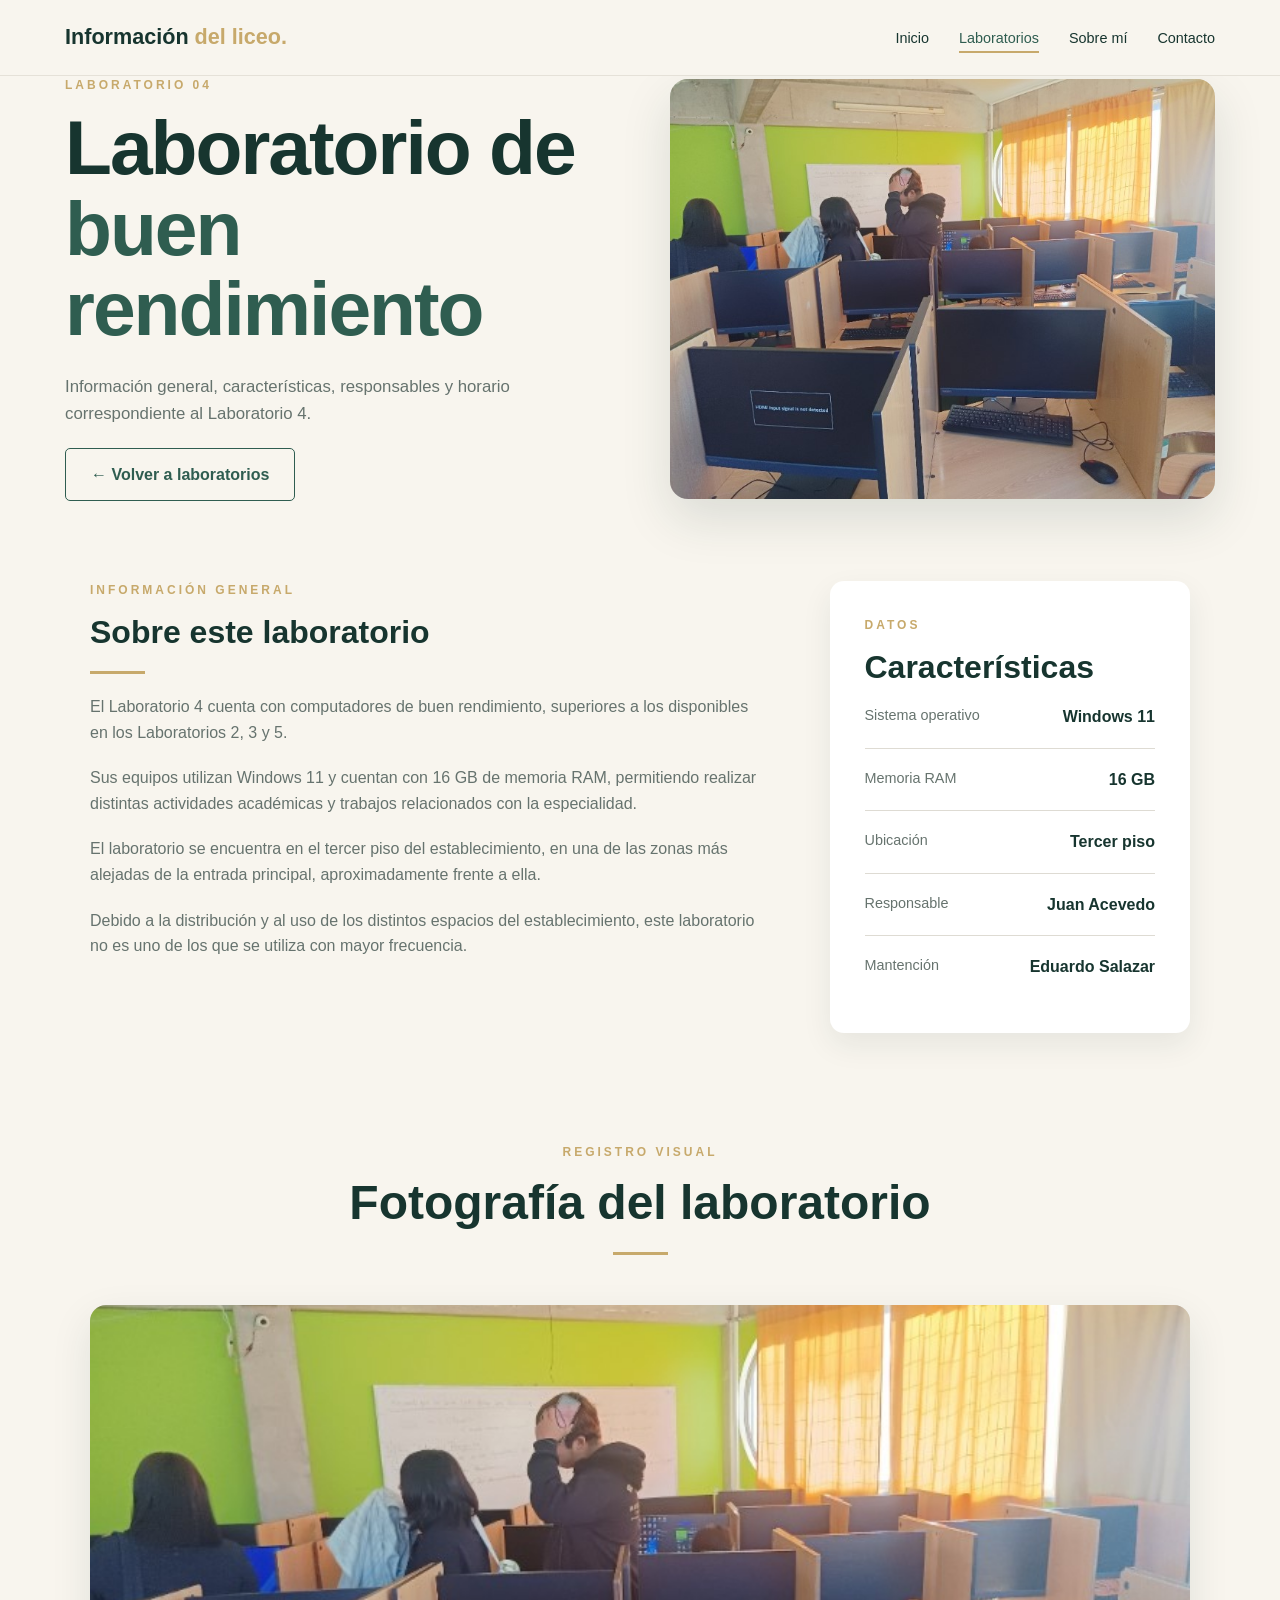
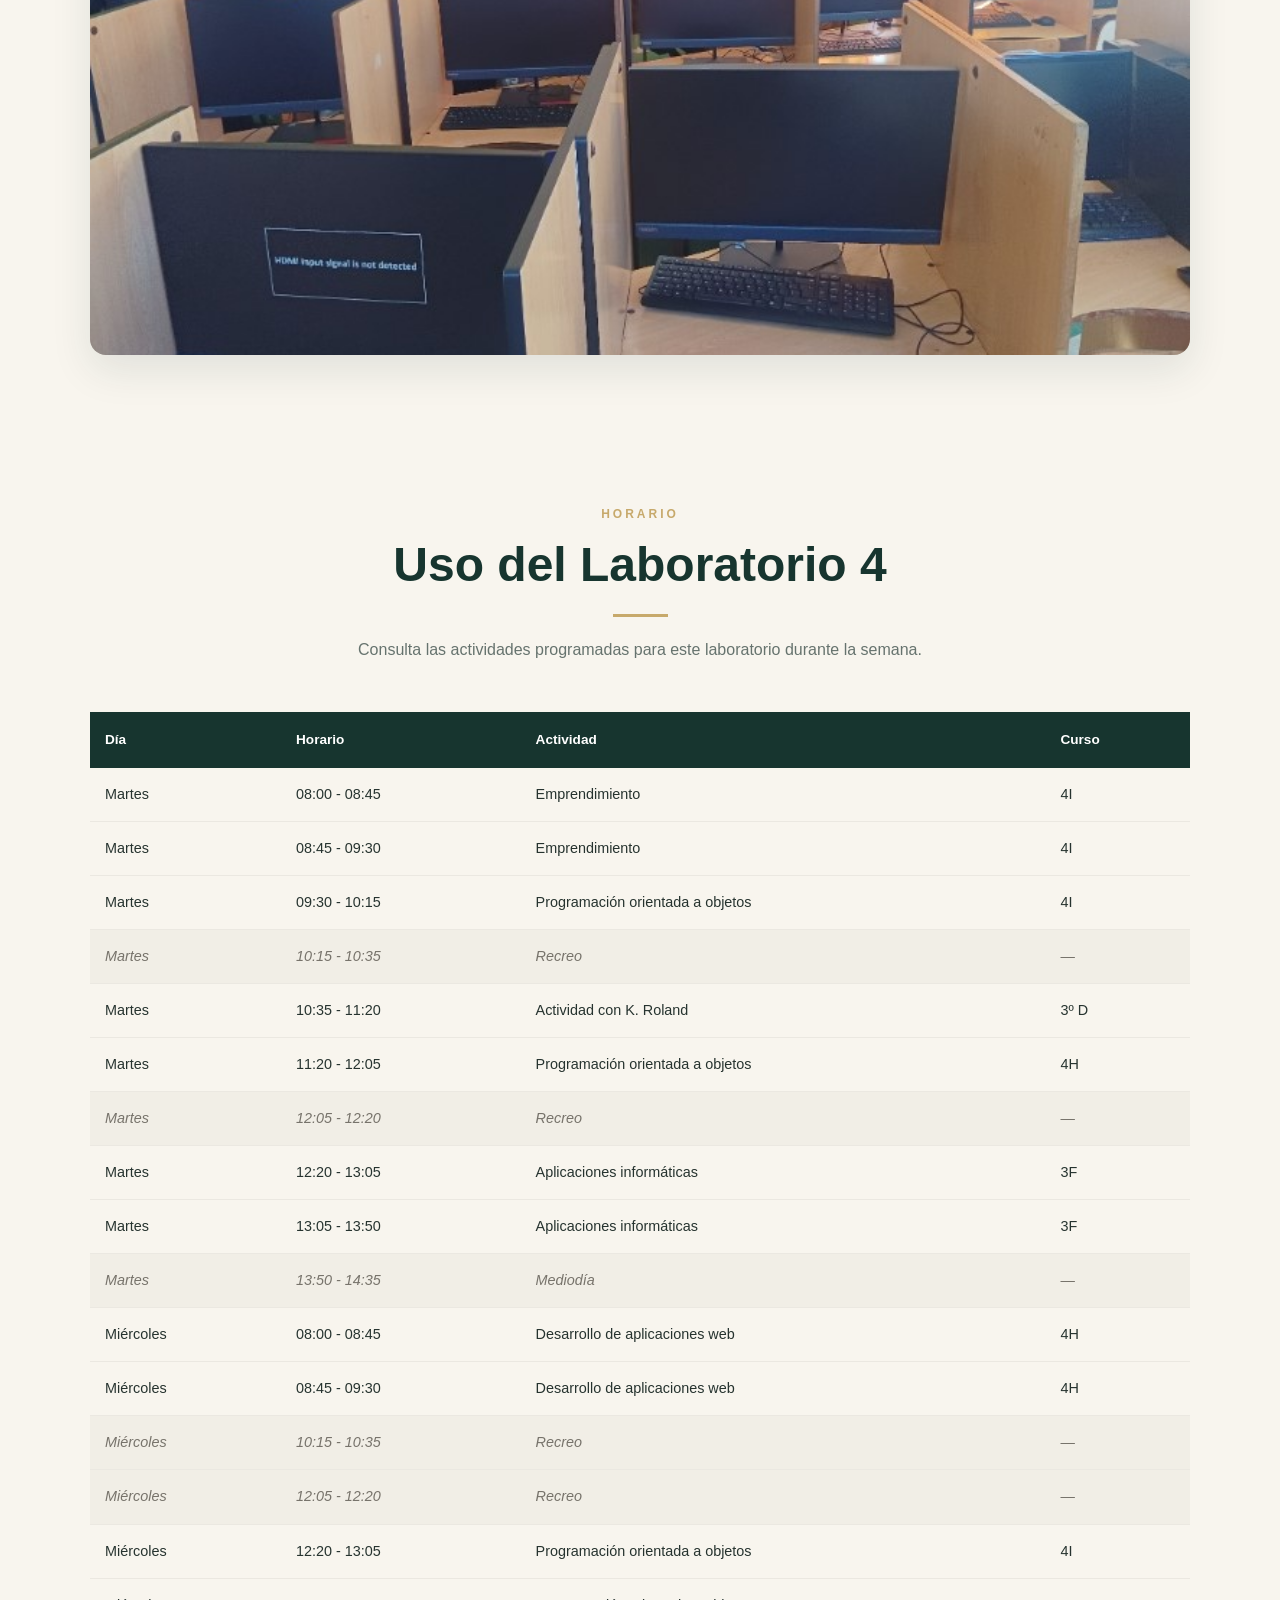
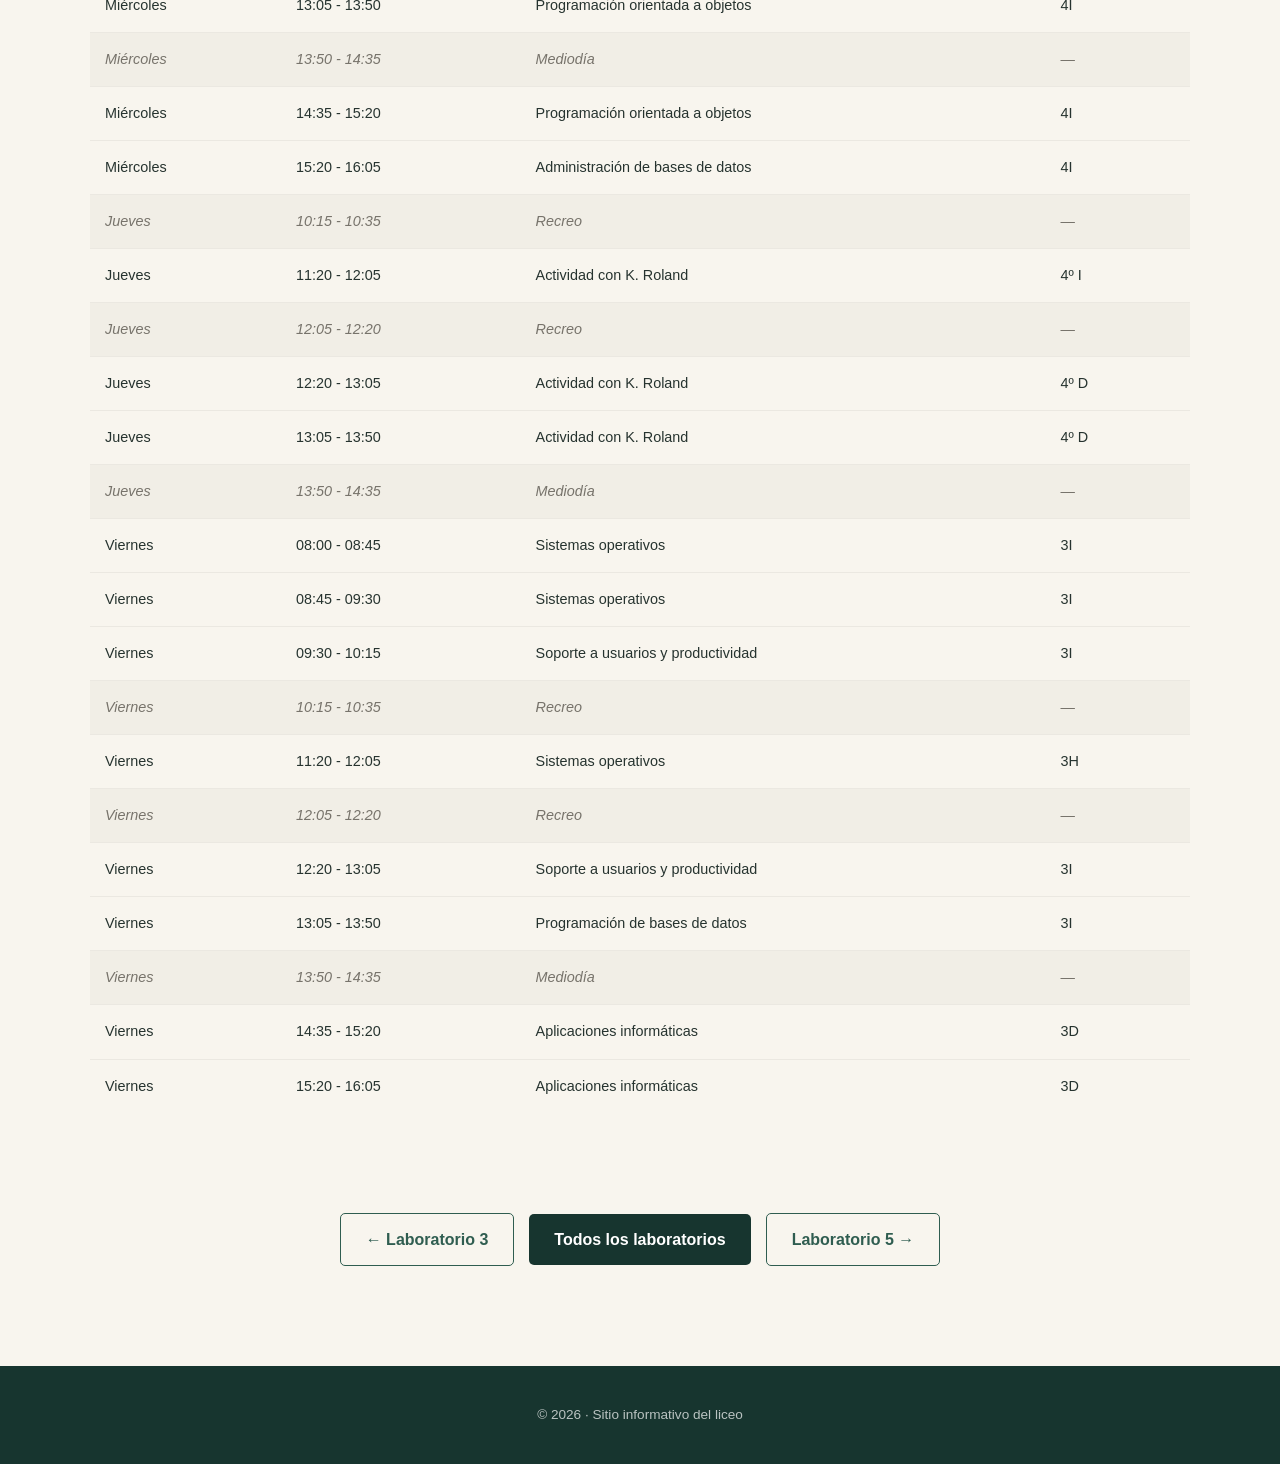
<file: lab04.html>
<!DOCTYPE html>
<html lang="es">

<head>

    <!-- =====================================================
         CONFIGURACIÓN DEL DOCUMENTO
         ===================================================== -->

    <meta charset="UTF-8">

    <meta
        name="viewport"
        content="width=device-width, initial-scale=1.0"
    >

    <meta
        name="description"
        content="Información, fotografía y horario del Laboratorio 4."
    >

    <title>Laboratorio 4 | Sitio informativo</title>

    <link rel="stylesheet" href="estilos.css">

</head>


<body>


    <!-- =====================================================
         ENCABEZADO
         ===================================================== -->

    <header>

        <nav class="navbar">

            <a href="index.html" class="logo">
                Información
                <span>del liceo.</span>
            </a>


            <ul class="menu">

                <li>
                    <a href="index.html">
                        Inicio
                    </a>
                </li>

                <li>
                    <a href="laboratorios.html" class="activo">
                        Laboratorios
                    </a>
                </li>

                <li>
                    <a href="sobremi.html">
                        Sobre mí
                    </a>
                </li>

                <li>
                    <a href="contacto.html">
                        Contacto
                    </a>
                </li>

            </ul>

        </nav>

    </header>



    <!-- =====================================================
         CONTENIDO PRINCIPAL
         ===================================================== -->

    <main>


        <!-- =================================================
             ENCABEZADO DEL LABORATORIO
             ================================================= -->

        <section class="lab-detalle-hero">

            <div class="lab-detalle-hero-contenido">

                <p class="pequeno-titulo">
                    LABORATORIO 04
                </p>

                <h1>
                    Laboratorio de
                    <span>buen rendimiento</span>
                </h1>

                <p>
                    Información general, características,
                    responsables y horario correspondiente
                    al Laboratorio 4.
                </p>

                <a
                    href="laboratorios.html"
                    class="boton secundario"
                >
                    ← Volver a laboratorios
                </a>

            </div>


            <!-- Imagen principal -->
            <div class="lab-detalle-hero-imagen">

                <img
                    src="img/lab04.jpg"
                    alt="Fotografía del Laboratorio 4"
                >

            </div>

        </section>



        <!-- =================================================
             INFORMACIÓN GENERAL
             ================================================= -->

        <section class="lab-detalle">

            <div class="lab-detalle-grid">


                <!-- =========================================
                     DESCRIPCIÓN
                     ========================================= -->

                <article class="lab-descripcion">

                    <p class="pequeno-titulo">
                        INFORMACIÓN GENERAL
                    </p>

                    <h2>
                        Sobre este laboratorio
                    </h2>

                    <div class="linea linea-izquierda"></div>

                    <p>
                        El Laboratorio 4 cuenta con computadores
                        de buen rendimiento, superiores a los
                        disponibles en los Laboratorios 2, 3 y 5.
                    </p>

                    <p>
                        Sus equipos utilizan Windows 11 y cuentan
                        con 16 GB de memoria RAM, permitiendo
                        realizar distintas actividades académicas
                        y trabajos relacionados con la especialidad.
                    </p>

                    <p>
                        El laboratorio se encuentra en el tercer
                        piso del establecimiento, en una de las
                        zonas más alejadas de la entrada principal,
                        aproximadamente frente a ella.
                    </p>

                    <p>
                        Debido a la distribución y al uso de los
                        distintos espacios del establecimiento,
                        este laboratorio no es uno de los que se
                        utiliza con mayor frecuencia.
                    </p>

                </article>



                <!-- =========================================
                     DATOS DEL LABORATORIO
                     ========================================= -->

                <aside class="datos-laboratorio">

                    <p class="pequeno-titulo">
                        DATOS
                    </p>

                    <h2>
                        Características
                    </h2>


                    <div class="dato">

                        <span>
                            Sistema operativo
                        </span>

                        <strong>
                            Windows 11
                        </strong>

                    </div>


                    <div class="dato">

                        <span>
                            Memoria RAM
                        </span>

                        <strong>
                            16 GB
                        </strong>

                    </div>


                    <div class="dato">

                        <span>
                            Ubicación
                        </span>

                        <strong>
                            Tercer piso
                        </strong>

                    </div>


                    <div class="dato">

                        <span>
                            Responsable
                        </span>

                        <strong>
                            Juan Acevedo
                        </strong>

                    </div>


                    <div class="dato">

                        <span>
                            Mantención
                        </span>

                        <strong>
                            Eduardo Salazar
                        </strong>

                    </div>

                </aside>

            </div>

        </section>



        <!-- =================================================
             FOTOGRAFÍA
             ================================================= -->

        <section class="lab-galeria">

            <div class="titulo-seccion">

                <p class="pequeno-titulo">
                    REGISTRO VISUAL
                </p>

                <h2>
                    Fotografía del laboratorio
                </h2>

                <div class="linea"></div>

            </div>


            <div class="foto-laboratorio-grande">

                <img
                    src="img/lab04.jpg"
                    alt="Vista del Laboratorio 4"
                >

            </div>

        </section>



        <!-- =================================================
             HORARIO
             ================================================= -->

        <section class="horarios">

            <div class="titulo-seccion">

                <p class="pequeno-titulo">
                    HORARIO
                </p>

                <h2>
                    Uso del Laboratorio 4
                </h2>

                <div class="linea"></div>

                <p class="texto-introduccion">
                    Consulta las actividades programadas para
                    este laboratorio durante la semana.
                </p>

            </div>



            <!-- =================================================
                 TABLA DE HORARIOS
                 ================================================= -->

            <div class="tabla-contenedor">

                <table class="tabla-horarios">

                    <thead>

                        <tr>

                            <th>
                                Día
                            </th>

                            <th>
                                Horario
                            </th>

                            <th>
                                Actividad
                            </th>

                            <th>
                                Curso
                            </th>

                        </tr>

                    </thead>


                    <tbody>


                        <!-- MARTES -->

                        <tr>

                            <td data-label="Día">
                                Martes
                            </td>

                            <td data-label="Horario">
                                08:00 - 08:45
                            </td>

                            <td data-label="Actividad">
                                Emprendimiento
                            </td>

                            <td data-label="Curso">
                                4I
                            </td>

                        </tr>


                        <tr>

                            <td data-label="Día">
                                Martes
                            </td>

                            <td data-label="Horario">
                                08:45 - 09:30
                            </td>

                            <td data-label="Actividad">
                                Emprendimiento
                            </td>

                            <td data-label="Curso">
                                4I
                            </td>

                        </tr>


                        <tr>

                            <td data-label="Día">
                                Martes
                            </td>

                            <td data-label="Horario">
                                09:30 - 10:15
                            </td>

                            <td data-label="Actividad">
                                Programación orientada a objetos
                            </td>

                            <td data-label="Curso">
                                4I
                            </td>

                        </tr>


                        <tr class="fila-recreo">

                            <td data-label="Día">
                                Martes
                            </td>

                            <td data-label="Horario">
                                10:15 - 10:35
                            </td>

                            <td data-label="Actividad">
                                Recreo
                            </td>

                            <td data-label="Curso">
                                —
                            </td>

                        </tr>


                        <tr>

                            <td data-label="Día">
                                Martes
                            </td>

                            <td data-label="Horario">
                                10:35 - 11:20
                            </td>

                            <td data-label="Actividad">
                                Actividad con K. Roland
                            </td>

                            <td data-label="Curso">
                                3º D
                            </td>

                        </tr>


                        <tr>

                            <td data-label="Día">
                                Martes
                            </td>

                            <td data-label="Horario">
                                11:20 - 12:05
                            </td>

                            <td data-label="Actividad">
                                Programación orientada a objetos
                            </td>

                            <td data-label="Curso">
                                4H
                            </td>

                        </tr>


                        <tr class="fila-recreo">

                            <td data-label="Día">
                                Martes
                            </td>

                            <td data-label="Horario">
                                12:05 - 12:20
                            </td>

                            <td data-label="Actividad">
                                Recreo
                            </td>

                            <td data-label="Curso">
                                —
                            </td>

                        </tr>


                        <tr>

                            <td data-label="Día">
                                Martes
                            </td>

                            <td data-label="Horario">
                                12:20 - 13:05
                            </td>

                            <td data-label="Actividad">
                                Aplicaciones informáticas
                            </td>

                            <td data-label="Curso">
                                3F
                            </td>

                        </tr>


                        <tr>

                            <td data-label="Día">
                                Martes
                            </td>

                            <td data-label="Horario">
                                13:05 - 13:50
                            </td>

                            <td data-label="Actividad">
                                Aplicaciones informáticas
                            </td>

                            <td data-label="Curso">
                                3F
                            </td>

                        </tr>


                        <tr class="fila-recreo">

                            <td data-label="Día">
                                Martes
                            </td>

                            <td data-label="Horario">
                                13:50 - 14:35
                            </td>

                            <td data-label="Actividad">
                                Mediodía
                            </td>

                            <td data-label="Curso">
                                —
                            </td>

                        </tr>



                        <!-- MIÉRCOLES -->

                        <tr>

                            <td data-label="Día">
                                Miércoles
                            </td>

                            <td data-label="Horario">
                                08:00 - 08:45
                            </td>

                            <td data-label="Actividad">
                                Desarrollo de aplicaciones web
                            </td>

                            <td data-label="Curso">
                                4H
                            </td>

                        </tr>


                        <tr>

                            <td data-label="Día">
                                Miércoles
                            </td>

                            <td data-label="Horario">
                                08:45 - 09:30
                            </td>

                            <td data-label="Actividad">
                                Desarrollo de aplicaciones web
                            </td>

                            <td data-label="Curso">
                                4H
                            </td>

                        </tr>


                        <tr class="fila-recreo">

                            <td data-label="Día">
                                Miércoles
                            </td>

                            <td data-label="Horario">
                                10:15 - 10:35
                            </td>

                            <td data-label="Actividad">
                                Recreo
                            </td>

                            <td data-label="Curso">
                                —
                            </td>

                        </tr>


                        <tr class="fila-recreo">

                            <td data-label="Día">
                                Miércoles
                            </td>

                            <td data-label="Horario">
                                12:05 - 12:20
                            </td>

                            <td data-label="Actividad">
                                Recreo
                            </td>

                            <td data-label="Curso">
                                —
                            </td>

                        </tr>


                        <tr>

                            <td data-label="Día">
                                Miércoles
                            </td>

                            <td data-label="Horario">
                                12:20 - 13:05
                            </td>

                            <td data-label="Actividad">
                                Programación orientada a objetos
                            </td>

                            <td data-label="Curso">
                                4I
                            </td>

                        </tr>


                        <tr>

                            <td data-label="Día">
                                Miércoles
                            </td>

                            <td data-label="Horario">
                                13:05 - 13:50
                            </td>

                            <td data-label="Actividad">
                                Programación orientada a objetos
                            </td>

                            <td data-label="Curso">
                                4I
                            </td>

                        </tr>


                        <tr class="fila-recreo">

                            <td data-label="Día">
                                Miércoles
                            </td>

                            <td data-label="Horario">
                                13:50 - 14:35
                            </td>

                            <td data-label="Actividad">
                                Mediodía
                            </td>

                            <td data-label="Curso">
                                —
                            </td>

                        </tr>


                        <tr>

                            <td data-label="Día">
                                Miércoles
                            </td>

                            <td data-label="Horario">
                                14:35 - 15:20
                            </td>

                            <td data-label="Actividad">
                                Programación orientada a objetos
                            </td>

                            <td data-label="Curso">
                                4I
                            </td>

                        </tr>


                        <tr>

                            <td data-label="Día">
                                Miércoles
                            </td>

                            <td data-label="Horario">
                                15:20 - 16:05
                            </td>

                            <td data-label="Actividad">
                                Administración de bases de datos
                            </td>

                            <td data-label="Curso">
                                4I
                            </td>

                        </tr>



                        <!-- JUEVES -->

                        <tr class="fila-recreo">

                            <td data-label="Día">
                                Jueves
                            </td>

                            <td data-label="Horario">
                                10:15 - 10:35
                            </td>

                            <td data-label="Actividad">
                                Recreo
                            </td>

                            <td data-label="Curso">
                                —
                            </td>

                        </tr>


                        <tr>

                            <td data-label="Día">
                                Jueves
                            </td>

                            <td data-label="Horario">
                                11:20 - 12:05
                            </td>

                            <td data-label="Actividad">
                                Actividad con K. Roland
                            </td>

                            <td data-label="Curso">
                                4º I
                            </td>

                        </tr>


                        <tr class="fila-recreo">

                            <td data-label="Día">
                                Jueves
                            </td>

                            <td data-label="Horario">
                                12:05 - 12:20
                            </td>

                            <td data-label="Actividad">
                                Recreo
                            </td>

                            <td data-label="Curso">
                                —
                            </td>

                        </tr>


                        <tr>

                            <td data-label="Día">
                                Jueves
                            </td>

                            <td data-label="Horario">
                                12:20 - 13:05
                            </td>

                            <td data-label="Actividad">
                                Actividad con K. Roland
                            </td>

                            <td data-label="Curso">
                                4º D
                            </td>

                        </tr>


                        <tr>

                            <td data-label="Día">
                                Jueves
                            </td>

                            <td data-label="Horario">
                                13:05 - 13:50
                            </td>

                            <td data-label="Actividad">
                                Actividad con K. Roland
                            </td>

                            <td data-label="Curso">
                                4º D
                            </td>

                        </tr>


                        <tr class="fila-recreo">

                            <td data-label="Día">
                                Jueves
                            </td>

                            <td data-label="Horario">
                                13:50 - 14:35
                            </td>

                            <td data-label="Actividad">
                                Mediodía
                            </td>

                            <td data-label="Curso">
                                —
                            </td>

                        </tr>



                        <!-- VIERNES -->

                        <tr>

                            <td data-label="Día">
                                Viernes
                            </td>

                            <td data-label="Horario">
                                08:00 - 08:45
                            </td>

                            <td data-label="Actividad">
                                Sistemas operativos
                            </td>

                            <td data-label="Curso">
                                3I
                            </td>

                        </tr>


                        <tr>

                            <td data-label="Día">
                                Viernes
                            </td>

                            <td data-label="Horario">
                                08:45 - 09:30
                            </td>

                            <td data-label="Actividad">
                                Sistemas operativos
                            </td>

                            <td data-label="Curso">
                                3I
                            </td>

                        </tr>


                        <tr>

                            <td data-label="Día">
                                Viernes
                            </td>

                            <td data-label="Horario">
                                09:30 - 10:15
                            </td>

                            <td data-label="Actividad">
                                Soporte a usuarios y productividad
                            </td>

                            <td data-label="Curso">
                                3I
                            </td>

                        </tr>


                        <tr class="fila-recreo">

                            <td data-label="Día">
                                Viernes
                            </td>

                            <td data-label="Horario">
                                10:15 - 10:35
                            </td>

                            <td data-label="Actividad">
                                Recreo
                            </td>

                            <td data-label="Curso">
                                —
                            </td>

                        </tr>


                        <tr>

                            <td data-label="Día">
                                Viernes
                            </td>

                            <td data-label="Horario">
                                11:20 - 12:05
                            </td>

                            <td data-label="Actividad">
                                Sistemas operativos
                            </td>

                            <td data-label="Curso">
                                3H
                            </td>

                        </tr>


                        <tr class="fila-recreo">

                            <td data-label="Día">
                                Viernes
                            </td>

                            <td data-label="Horario">
                                12:05 - 12:20
                            </td>

                            <td data-label="Actividad">
                                Recreo
                            </td>

                            <td data-label="Curso">
                                —
                            </td>

                        </tr>


                        <tr>

                            <td data-label="Día">
                                Viernes
                            </td>

                            <td data-label="Horario">
                                12:20 - 13:05
                            </td>

                            <td data-label="Actividad">
                                Soporte a usuarios y productividad
                            </td>

                            <td data-label="Curso">
                                3I
                            </td>

                        </tr>


                        <tr>

                            <td data-label="Día">
                                Viernes
                            </td>

                            <td data-label="Horario">
                                13:05 - 13:50
                            </td>

                            <td data-label="Actividad">
                                Programación de bases de datos
                            </td>

                            <td data-label="Curso">
                                3I
                            </td>

                        </tr>


                        <tr class="fila-recreo">

                            <td data-label="Día">
                                Viernes
                            </td>

                            <td data-label="Horario">
                                13:50 - 14:35
                            </td>

                            <td data-label="Actividad">
                                Mediodía
                            </td>

                            <td data-label="Curso">
                                —
                            </td>

                        </tr>


                        <tr>

                            <td data-label="Día">
                                Viernes
                            </td>

                            <td data-label="Horario">
                                14:35 - 15:20
                            </td>

                            <td data-label="Actividad">
                                Aplicaciones informáticas
                            </td>

                            <td data-label="Curso">
                                3D
                            </td>

                        </tr>


                        <tr>

                            <td data-label="Día">
                                Viernes
                            </td>

                            <td data-label="Horario">
                                15:20 - 16:05
                            </td>

                            <td data-label="Actividad">
                                Aplicaciones informáticas
                            </td>

                            <td data-label="Curso">
                                3D
                            </td>

                        </tr>

                    </tbody>

                </table>

            </div>

        </section>



        <!-- =================================================
             NAVEGACIÓN ENTRE LABORATORIOS
             ================================================= -->

        <section class="navegacion-labs">

            <a
                href="lab03.html"
                class="boton secundario"
            >
                ← Laboratorio 3
            </a>

            <a
                href="laboratorios.html"
                class="boton principal"
            >
                Todos los laboratorios
            </a>

            <a
                href="lab05.html"
                class="boton secundario"
            >
                Laboratorio 5 →
            </a>

        </section>

    </main>



    <!-- =====================================================
         PIE DE PÁGINA
         ===================================================== -->

    <footer>

        <p>
            © 2026 · Sitio informativo del liceo
        </p>

    </footer>


</body>

</html>
</file>
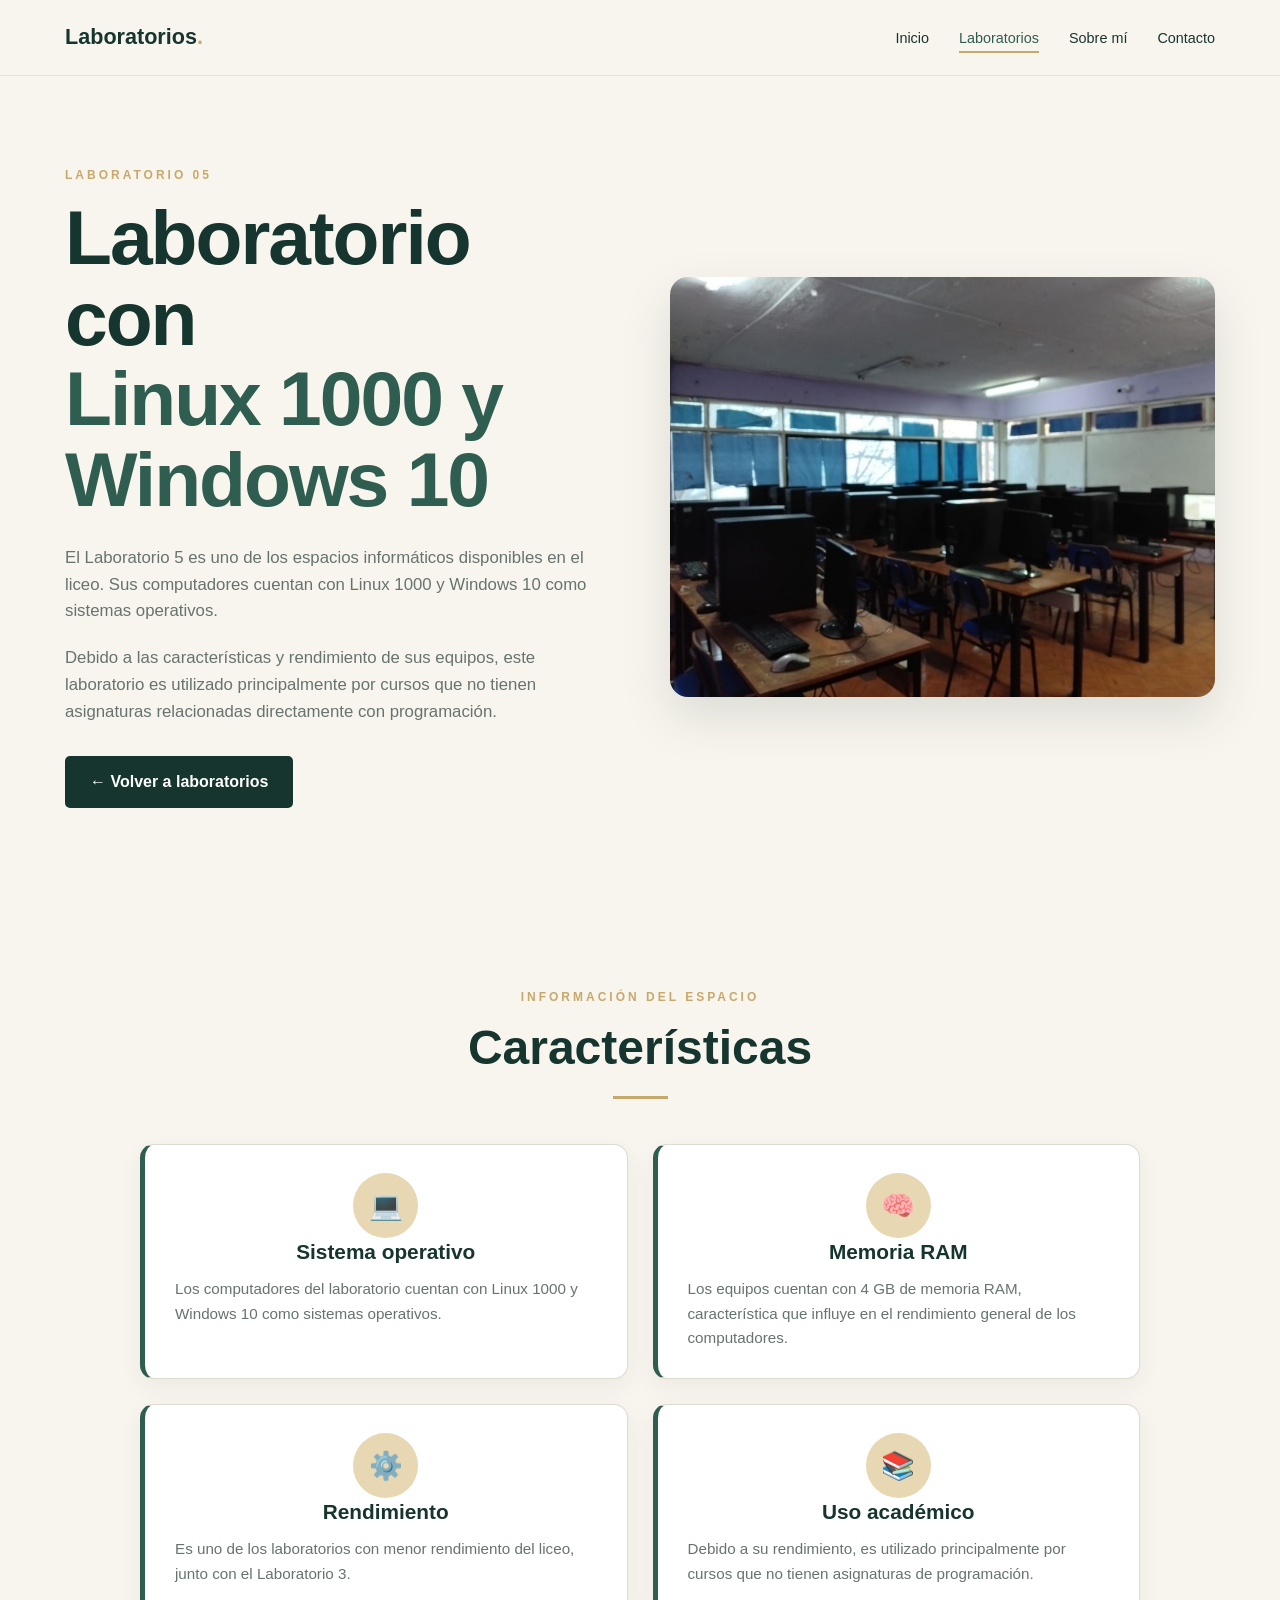
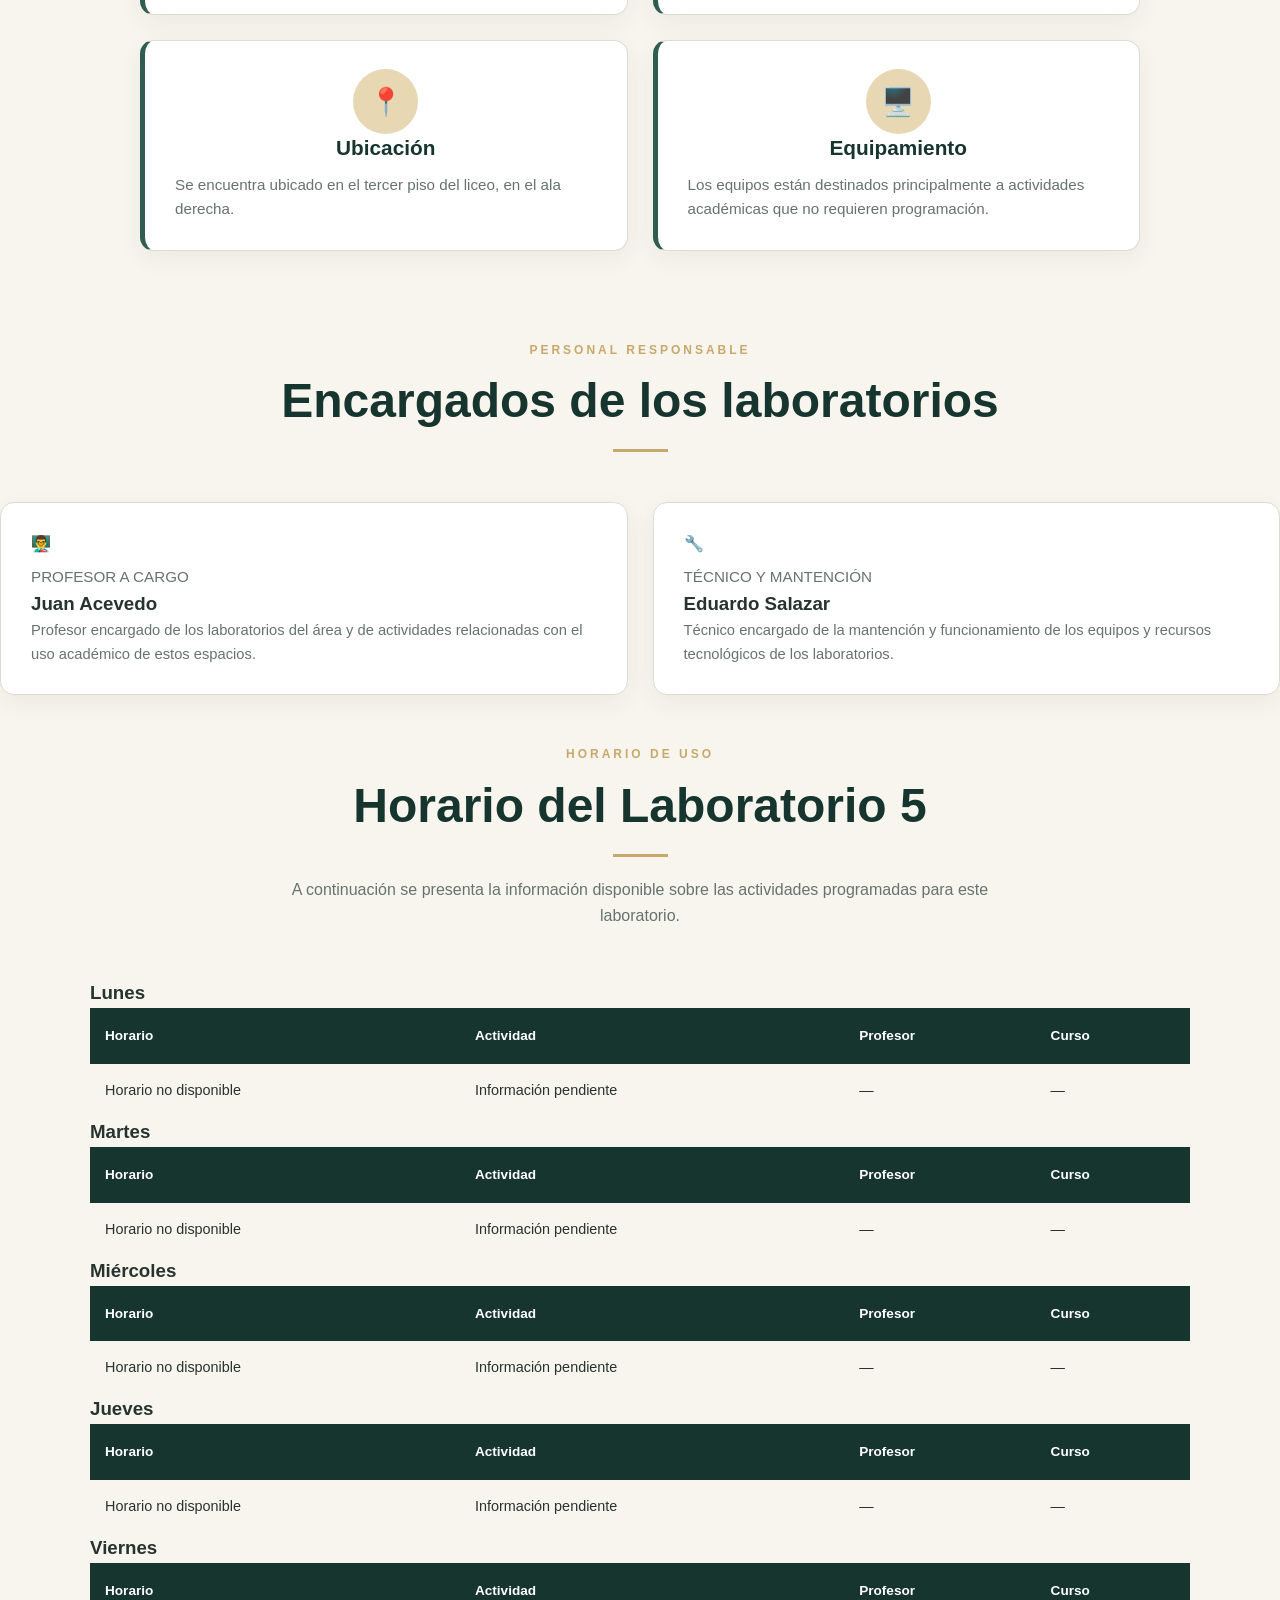
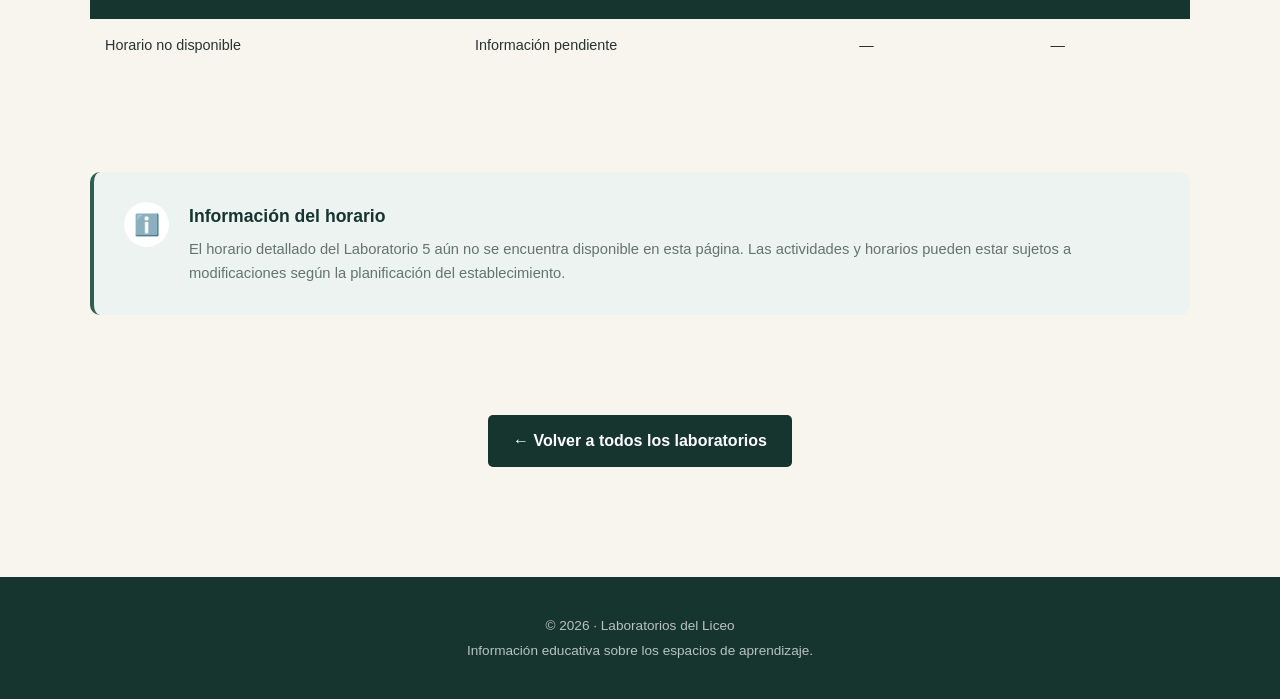
<file: lab05.html>
<!DOCTYPE html>
<html lang="es">

<head>

    <!-- =====================================================
         CONFIGURACIÓN DEL DOCUMENTO
         ===================================================== -->

    <meta charset="UTF-8">

    <meta
        name="viewport"
        content="width=device-width, initial-scale=1.0"
    >

    <meta
        name="description"
        content="Información, características, responsables y horario del Laboratorio 5."
    >

    <title>Laboratorio 5 | Laboratorios del Liceo</title>

    <link rel="stylesheet" href="estilos.css">

</head>


<body>


    <!-- =====================================================
         ENCABEZADO Y MENÚ DE NAVEGACIÓN
         ===================================================== -->

    <header>

        <nav class="navbar">

            <a href="index.html" class="logo">
                Laboratorios<span>.</span>
            </a>


            <ul class="menu">

                <li>
                    <a href="index.html">
                        Inicio
                    </a>
                </li>

                <li>
                    <a href="laboratorios.html" class="activo">
                        Laboratorios
                    </a>
                </li>

                <li>
                    <a href="sobremi.html">
                        Sobre mí
                    </a>
                </li>

                <li>
                    <a href="contacto.html">
                        Contacto
                    </a>
                </li>

            </ul>

        </nav>

    </header>



    <!-- =====================================================
         CONTENIDO PRINCIPAL
         ===================================================== -->

    <main>


        <!-- =================================================
             ENCABEZADO DEL LABORATORIO
             ================================================= -->

        <section class="detalle-laboratorio">

            <div class="detalle-contenido">


                <!-- INFORMACIÓN PRINCIPAL -->

                <div class="detalle-texto">

                    <p class="pequeno-titulo">
                        LABORATORIO 05
                    </p>

                    <h1>
                        Laboratorio con
                        <span>Linux 1000 y Windows 10</span>
                    </h1>

                    <p class="descripcion">

                        El Laboratorio 5 es uno de los espacios
                        informáticos disponibles en el liceo.
                        Sus computadores cuentan con Linux 1000
                        y Windows 10 como sistemas operativos.

                    </p>

                    <p class="descripcion">

                        Debido a las características y rendimiento
                        de sus equipos, este laboratorio es utilizado
                        principalmente por cursos que no tienen
                        asignaturas relacionadas directamente con
                        programación.

                    </p>


                    <div class="botones">

                        <a
                            href="laboratorios.html"
                            class="boton principal"
                        >
                            ← Volver a laboratorios
                        </a>

                    </div>

                </div>



                <!-- IMAGEN DEL LABORATORIO -->

                <div class="detalle-imagen">

                    <img
                        src="img/lab05.jpg"
                        alt="Fotografía del Laboratorio 5"
                    >

                </div>

            </div>

        </section>



        <!-- =================================================
             INFORMACIÓN GENERAL
             ================================================= -->

        <section class="informacion-laboratorio">

            <div class="titulo-seccion">

                <p class="pequeno-titulo">
                    INFORMACIÓN DEL ESPACIO
                </p>

                <h2>
                    Características
                </h2>

                <div class="linea"></div>

            </div>


            <div class="caracteristicas-grid">


                <!-- SISTEMA OPERATIVO -->

                <article class="caracteristica-card">

                    <div class="caracteristica-icono">
                        💻
                    </div>

                    <h3>
                        Sistema operativo
                    </h3>

                    <p>
                        Los computadores del laboratorio cuentan
                        con Linux 1000 y Windows 10 como sistemas
                        operativos.
                    </p>

                </article>



                <!-- MEMORIA RAM -->

                <article class="caracteristica-card">

                    <div class="caracteristica-icono">
                        🧠
                    </div>

                    <h3>
                        Memoria RAM
                    </h3>

                    <p>
                        Los equipos cuentan con 4 GB de memoria RAM,
                        característica que influye en el rendimiento
                        general de los computadores.
                    </p>

                </article>



                <!-- RENDIMIENTO -->

                <article class="caracteristica-card">

                    <div class="caracteristica-icono">
                        ⚙️
                    </div>

                    <h3>
                        Rendimiento
                    </h3>

                    <p>
                        Es uno de los laboratorios con menor
                        rendimiento del liceo, junto con el
                        Laboratorio 3.
                    </p>

                </article>



                <!-- USO ACADÉMICO -->

                <article class="caracteristica-card">

                    <div class="caracteristica-icono">
                        📚
                    </div>

                    <h3>
                        Uso académico
                    </h3>

                    <p>
                        Debido a su rendimiento, es utilizado
                        principalmente por cursos que no tienen
                        asignaturas de programación.
                    </p>

                </article>



                <!-- UBICACIÓN -->

                <article class="caracteristica-card">

                    <div class="caracteristica-icono">
                        📍
                    </div>

                    <h3>
                        Ubicación
                    </h3>

                    <p>
                        Se encuentra ubicado en el tercer piso
                        del liceo, en el ala derecha.
                    </p>

                </article>



                <!-- MEMORIA DEL EQUIPO -->

                <article class="caracteristica-card">

                    <div class="caracteristica-icono">
                        🖥️
                    </div>

                    <h3>
                        Equipamiento
                    </h3>

                    <p>
                        Los equipos están destinados principalmente
                        a actividades académicas que no requieren
                        programación.
                    </p>

                </article>

            </div>

        </section>



        <!-- =================================================
             RESPONSABLES
             ================================================= -->

        <section class="responsables-laboratorio">

            <div class="titulo-seccion">

                <p class="pequeno-titulo">
                    PERSONAL RESPONSABLE
                </p>

                <h2>
                    Encargados de los laboratorios
                </h2>

                <div class="linea"></div>

            </div>


            <div class="responsables-grid">


                <!-- PROFESOR RESPONSABLE -->

                <article class="responsable-card">

                    <div class="responsable-icono">
                        👨‍🏫
                    </div>

                    <div>

                        <p class="responsable-cargo">
                            PROFESOR A CARGO
                        </p>

                        <h3>
                            Juan Acevedo
                        </h3>

                        <p>
                            Profesor encargado de los laboratorios
                            del área y de actividades relacionadas
                            con el uso académico de estos espacios.
                        </p>

                    </div>

                </article>



                <!-- TÉCNICO -->

                <article class="responsable-card">

                    <div class="responsable-icono">
                        🔧
                    </div>

                    <div>

                        <p class="responsable-cargo">
                            TÉCNICO Y MANTENCIÓN
                        </p>

                        <h3>
                            Eduardo Salazar
                        </h3>

                        <p>
                            Técnico encargado de la mantención y
                            funcionamiento de los equipos y recursos
                            tecnológicos de los laboratorios.
                        </p>

                    </div>

                </article>

            </div>

        </section>



        <!-- =================================================
             HORARIO
             ================================================= -->

        <section class="horario-laboratorio">

            <div class="titulo-seccion">

                <p class="pequeno-titulo">
                    HORARIO DE USO
                </p>

                <h2>
                    Horario del Laboratorio 5
                </h2>

                <div class="linea"></div>

                <p class="texto-introduccion">

                    A continuación se presenta la información
                    disponible sobre las actividades programadas
                    para este laboratorio.

                </p>

            </div>



            <!-- =================================================
                 LUNES
                 ================================================= -->

            <div class="dia-horario">

                <h3>
                    Lunes
                </h3>

                <div class="tabla-contenedor">

                    <table>

                        <thead>

                            <tr>

                                <th>Horario</th>
                                <th>Actividad</th>
                                <th>Profesor</th>
                                <th>Curso</th>

                            </tr>

                        </thead>

                        <tbody>

                            <tr>

                                <td>Horario no disponible</td>

                                <td>
                                    Información pendiente
                                </td>

                                <td>—</td>

                                <td>—</td>

                            </tr>

                        </tbody>

                    </table>

                </div>

            </div>



            <!-- =================================================
                 MARTES
                 ================================================= -->

            <div class="dia-horario">

                <h3>
                    Martes
                </h3>

                <div class="tabla-contenedor">

                    <table>

                        <thead>

                            <tr>

                                <th>Horario</th>
                                <th>Actividad</th>
                                <th>Profesor</th>
                                <th>Curso</th>

                            </tr>

                        </thead>

                        <tbody>

                            <tr>

                                <td>Horario no disponible</td>

                                <td>
                                    Información pendiente
                                </td>

                                <td>—</td>

                                <td>—</td>

                            </tr>

                        </tbody>

                    </table>

                </div>

            </div>



            <!-- =================================================
                 MIÉRCOLES
                 ================================================= -->

            <div class="dia-horario">

                <h3>
                    Miércoles
                </h3>

                <div class="tabla-contenedor">

                    <table>

                        <thead>

                            <tr>

                                <th>Horario</th>
                                <th>Actividad</th>
                                <th>Profesor</th>
                                <th>Curso</th>

                            </tr>

                        </thead>

                        <tbody>

                            <tr>

                                <td>Horario no disponible</td>

                                <td>
                                    Información pendiente
                                </td>

                                <td>—</td>

                                <td>—</td>

                            </tr>

                        </tbody>

                    </table>

                </div>

            </div>



            <!-- =================================================
                 JUEVES
                 ================================================= -->

            <div class="dia-horario">

                <h3>
                    Jueves
                </h3>

                <div class="tabla-contenedor">

                    <table>

                        <thead>

                            <tr>

                                <th>Horario</th>
                                <th>Actividad</th>
                                <th>Profesor</th>
                                <th>Curso</th>

                            </tr>

                        </thead>

                        <tbody>

                            <tr>

                                <td>Horario no disponible</td>

                                <td>
                                    Información pendiente
                                </td>

                                <td>—</td>

                                <td>—</td>

                            </tr>

                        </tbody>

                    </table>

                </div>

            </div>



            <!-- =================================================
                 VIERNES
                 ================================================= -->

            <div class="dia-horario">

                <h3>
                    Viernes
                </h3>

                <div class="tabla-contenedor">

                    <table>

                        <thead>

                            <tr>

                                <th>Horario</th>
                                <th>Actividad</th>
                                <th>Profesor</th>
                                <th>Curso</th>

                            </tr>

                        </thead>

                        <tbody>

                            <tr>

                                <td>Horario no disponible</td>

                                <td>
                                    Información pendiente
                                </td>

                                <td>—</td>

                                <td>—</td>

                            </tr>

                        </tbody>

                    </table>

                </div>

            </div>

        </section>



        <!-- =================================================
             NOTA SOBRE EL HORARIO
             ================================================= -->

        <section class="nota-laboratorio">

            <div class="nota-contenido">

                <span class="nota-icono">
                    ℹ️
                </span>

                <div>

                    <h3>
                        Información del horario
                    </h3>

                    <p>

                        El horario detallado del Laboratorio 5
                        aún no se encuentra disponible en esta
                        página. Las actividades y horarios pueden
                        estar sujetos a modificaciones según la
                        planificación del establecimiento.

                    </p>

                </div>

            </div>

        </section>



        <!-- =================================================
             NAVEGACIÓN ENTRE LABORATORIOS
             ================================================= -->

        <section class="volver-laboratorios">

            <a
                href="laboratorios.html"
                class="boton principal"
            >
                ← Volver a todos los laboratorios
            </a>

        </section>


    </main>



    <!-- =====================================================
         PIE DE PÁGINA
         ===================================================== -->

    <footer>

        <p>
            © 2026 · Laboratorios del Liceo
        </p>

        <p>
            Información educativa sobre los espacios de aprendizaje.
        </p>

    </footer>


</body>

</html>
</file>
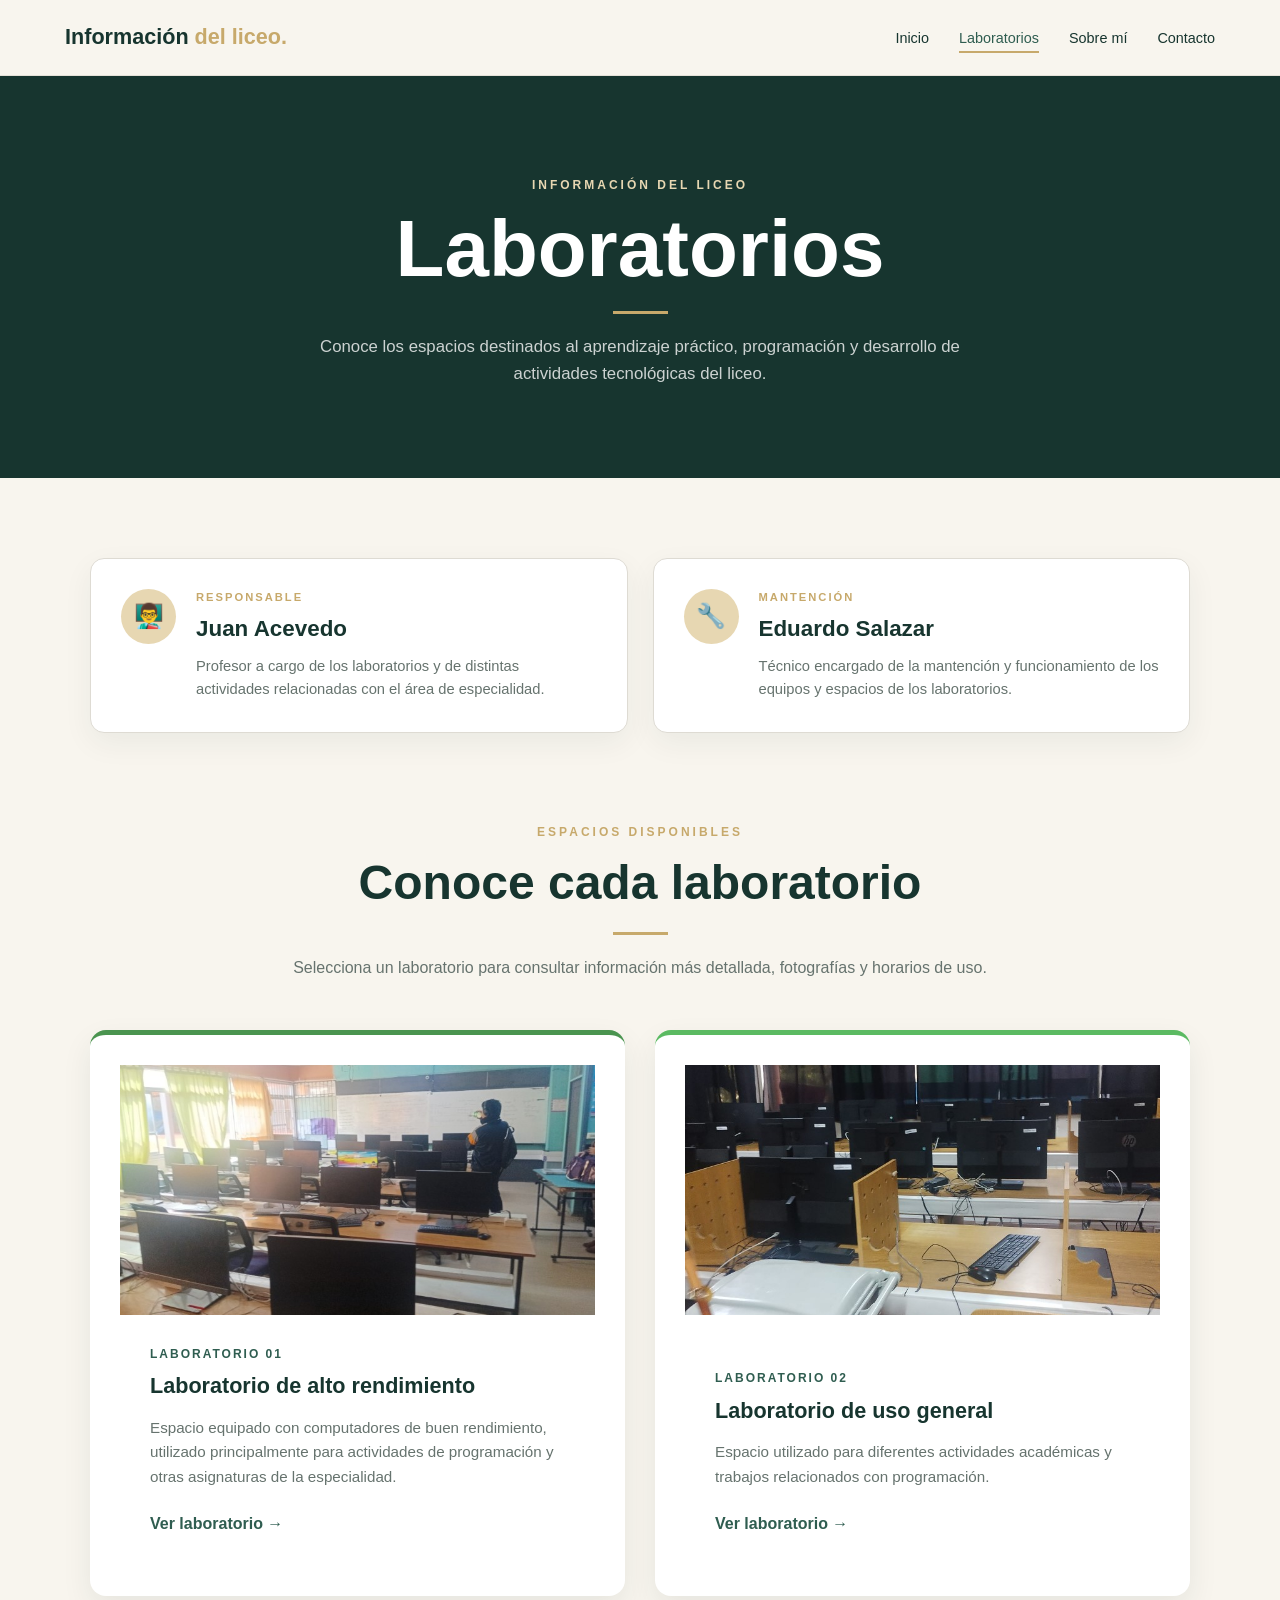
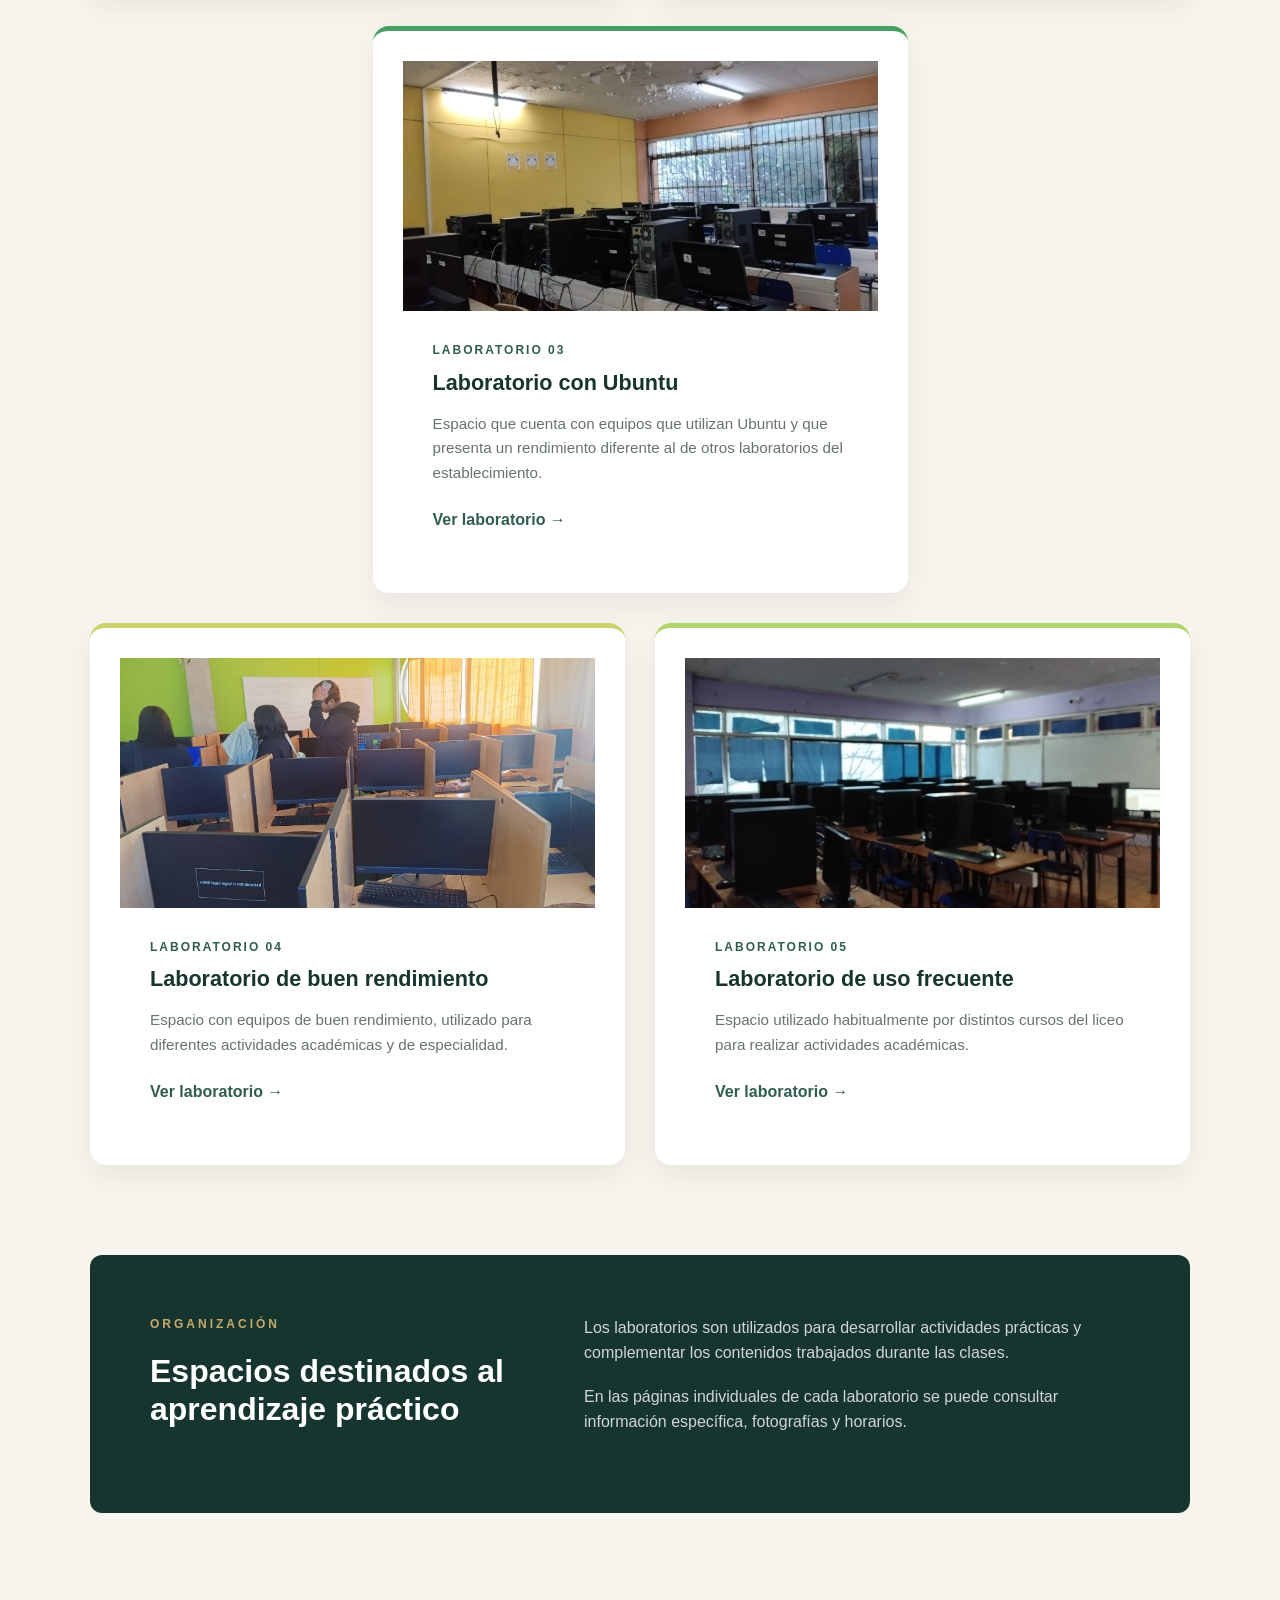
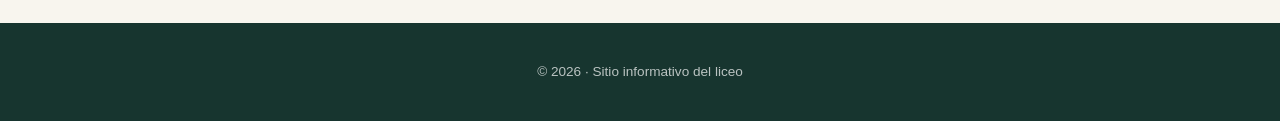
<file: laboratorios.html>
<!DOCTYPE html>
<html lang="es">

<head>

    <!-- =====================================================
         CONFIGURACIÓN DEL DOCUMENTO
         ===================================================== -->

    <!-- Permite utilizar correctamente caracteres como:
         á, é, í, ó, ú, ñ, etc. -->
    <meta charset="UTF-8">

    <!-- Permite que el sitio se adapte a celulares,
         tablets y computadores -->
    <meta name="viewport" content="width=device-width, initial-scale=1.0">

    <!-- Descripción general de la página -->
    <meta
        name="description"
        content="Información sobre los laboratorios del liceo."
    >

    <!-- Título de la pestaña -->
    <title>Laboratorios | Sitio informativo</title>

    <!-- Hoja de estilos principal -->
    <link rel="stylesheet" href="estilos.css">

</head>


<body>


    <!-- =====================================================
         ENCABEZADO
         ===================================================== -->

    <header>

        <nav class="navbar">

            <!-- Logo / nombre del sitio -->
            <a href="index.html" class="logo">
                Información
                <span>del liceo.</span>
            </a>


            <!-- Menú principal -->
            <ul class="menu">

                <li>
                    <a href="index.html">
                        Inicio
                    </a>
                </li>

                <li>
                    <a href="laboratorios.html" class="activo">
                        Laboratorios
                    </a>
                </li>

                <li>
                    <a href="sobre-mi.html">
                        Sobre mí
                    </a>
                </li>

                <li>
                    <a href="contacto.html">
                        Contacto
                    </a>
                </li>

            </ul>

        </nav>

    </header>



    <!-- =====================================================
         CONTENIDO PRINCIPAL
         ===================================================== -->

    <main>


        <!-- =================================================
             ENCABEZADO DE LA SECCIÓN
             ================================================= -->

        <section class="pagina-encabezado">

            <div class="pagina-encabezado-contenido">

                <p class="pequeno-titulo">
                    INFORMACIÓN DEL LICEO
                </p>

                <h1>
                    Laboratorios
                </h1>

                <div class="linea"></div>

                <p>
                    Conoce los espacios destinados al aprendizaje
                    práctico, programación y desarrollo de actividades
                    tecnológicas del liceo.
                </p>

            </div>

        </section>



        <!-- =================================================
             INFORMACIÓN GENERAL
             ================================================= -->

        <section class="informacion-laboratorios">

            <div class="informacion-laboratorios-grid">


                <!-- Información sobre responsable -->
                <article class="info-personal-lab">

                    <span class="info-icono">
                        👨‍🏫
                    </span>

                    <div>

                        <p class="etiqueta-info">
                            RESPONSABLE
                        </p>

                        <h2>
                            Juan Acevedo
                        </h2>

                        <p>
                            Profesor a cargo de los laboratorios
                            y de distintas actividades relacionadas
                            con el área de especialidad.
                        </p>

                    </div>

                </article>


                <!-- Información sobre técnico -->
                <article class="info-personal-lab">

                    <span class="info-icono">
                        🔧
                    </span>

                    <div>

                        <p class="etiqueta-info">
                            MANTENCIÓN
                        </p>

                        <h2>
                            Eduardo Salazar
                        </h2>

                        <p>
                            Técnico encargado de la mantención y
                            funcionamiento de los equipos y espacios
                            de los laboratorios.
                        </p>

                    </div>

                </article>

            </div>

        </section>



        <!-- =================================================
             LISTADO DE LABORATORIOS
             ================================================= -->

        <section class="laboratorios">

            <div class="titulo-seccion">

                <p class="pequeno-titulo">
                    ESPACIOS DISPONIBLES
                </p>

                <h2>
                    Conoce cada laboratorio
                </h2>

                <div class="linea"></div>

                <p class="texto-introduccion">
                    Selecciona un laboratorio para consultar
                    información más detallada, fotografías y
                    horarios de uso.
                </p>

            </div>



            <!-- =================================================
                 TARJETAS
                 ================================================= -->

            <div class="laboratorios-grid">


                <!-- =============================================
                     LABORATORIO 1
                     ============================================= -->

                <article class="laboratorio-card laboratorio-1">

                    <!-- Imagen -->
                    <div class="laboratorio-imagen">

                        <img
                            src="img/lab01.jpg"
                            alt="Fotografía del Laboratorio 1"
                        >

                    </div>


                    <!-- Contenido -->
                    <div class="laboratorio-card-contenido">

                        <p class="numero-laboratorio">
                            LABORATORIO 01
                        </p>

                        <h3>
                            Laboratorio de alto rendimiento
                        </h3>

                        <p>
                            Espacio equipado con computadores de
                            buen rendimiento, utilizado principalmente
                            para actividades de programación y otras
                            asignaturas de la especialidad.
                        </p>

                        <a
                            href="lab01.html"
                            class="boton-card"
                        >
                            Ver laboratorio →
                        </a>

                    </div>

                </article>



                <!-- =============================================
                     LABORATORIO 2
                     ============================================= -->

                <article class="laboratorio-card laboratorio-2">

                    <div class="laboratorio-imagen">

                        <img
                            src="img/lab02.jpg"
                            alt="Fotografía del Laboratorio 2"
                        >

                    </div>


                    <div class="laboratorio-card-contenido">

                        <p class="numero-laboratorio">
                            LABORATORIO 02
                        </p>

                        <h3>
                            Laboratorio de uso general
                        </h3>

                        <p>
                            Espacio utilizado para diferentes
                            actividades académicas y trabajos
                            relacionados con programación.
                        </p>

                        <a
                            href="lab02.html"
                            class="boton-card"
                        >
                            Ver laboratorio →
                        </a>

                    </div>

                </article>



                <!-- =============================================
                     LABORATORIO 3
                     ============================================= -->

                <article class="laboratorio-card laboratorio-3">

                    <div class="laboratorio-imagen">

                        <img
                            src="img/lab03.jpg"
                            alt="Fotografía del Laboratorio 3"
                        >

                    </div>


                    <div class="laboratorio-card-contenido">

                        <p class="numero-laboratorio">
                            LABORATORIO 03
                        </p>

                        <h3>
                            Laboratorio con Ubuntu
                        </h3>

                        <p>
                            Espacio que cuenta con equipos que
                            utilizan Ubuntu y que presenta un
                            rendimiento diferente al de otros
                            laboratorios del establecimiento.
                        </p>

                        <a
                            href="lab03.html"
                            class="boton-card"
                        >
                            Ver laboratorio →
                        </a>

                    </div>

                </article>



                <!-- =============================================
                     LABORATORIO 4
                     ============================================= -->

                <article class="laboratorio-card laboratorio-4">

                    <div class="laboratorio-imagen">

                        <img
                            src="img/lab04.jpg"
                            alt="Fotografía del Laboratorio 4"
                        >

                    </div>


                    <div class="laboratorio-card-contenido">

                        <p class="numero-laboratorio">
                            LABORATORIO 04
                        </p>

                        <h3>
                            Laboratorio de buen rendimiento
                        </h3>

                        <p>
                            Espacio con equipos de buen rendimiento,
                            utilizado para diferentes actividades
                            académicas y de especialidad.
                        </p>

                        <a
                            href="lab04.html"
                            class="boton-card"
                        >
                            Ver laboratorio →
                        </a>

                    </div>

                </article>



                <!-- =============================================
                     LABORATORIO 5
                     ============================================= -->

                <article class="laboratorio-card laboratorio-5">

                    <div class="laboratorio-imagen">

                        <!-- Si todavía no tienes la foto,
                             puedes cambiar esta imagen después -->
                        <img
                            src="img/lab05.jpg"
                            alt="Fotografía del Laboratorio 5"
                        >

                    </div>


                    <div class="laboratorio-card-contenido">

                        <p class="numero-laboratorio">
                            LABORATORIO 05
                        </p>

                        <h3>
                            Laboratorio de uso frecuente
                        </h3>

                        <p>
                            Espacio utilizado habitualmente por
                            distintos cursos del liceo para realizar
                            actividades académicas.
                        </p>

                        <a
                            href="lab05.html"
                            class="boton-card"
                        >
                            Ver laboratorio →
                        </a>

                    </div>

                </article>


            </div>

        </section>



        <!-- =================================================
             NOTA INFORMATIVA
             ================================================= -->

        <section class="informacion">

            <div class="informacion-contenido">

                <div>

                    <p class="pequeno-titulo">
                        ORGANIZACIÓN
                    </p>

                    <h2>
                        Espacios destinados
                        al aprendizaje práctico
                    </h2>

                </div>


                <div>

                    <p>
                        Los laboratorios son utilizados para
                        desarrollar actividades prácticas y
                        complementar los contenidos trabajados
                        durante las clases.
                    </p>

                    <p>
                        En las páginas individuales de cada
                        laboratorio se puede consultar información
                        específica, fotografías y horarios.
                    </p>

                </div>

            </div>

        </section>

    </main>



    <!-- =====================================================
         PIE DE PÁGINA
         ===================================================== -->

    <footer>

        <p>
            © 2026 · Sitio informativo del liceo
        </p>

    </footer>


</body>

</html>
</file>
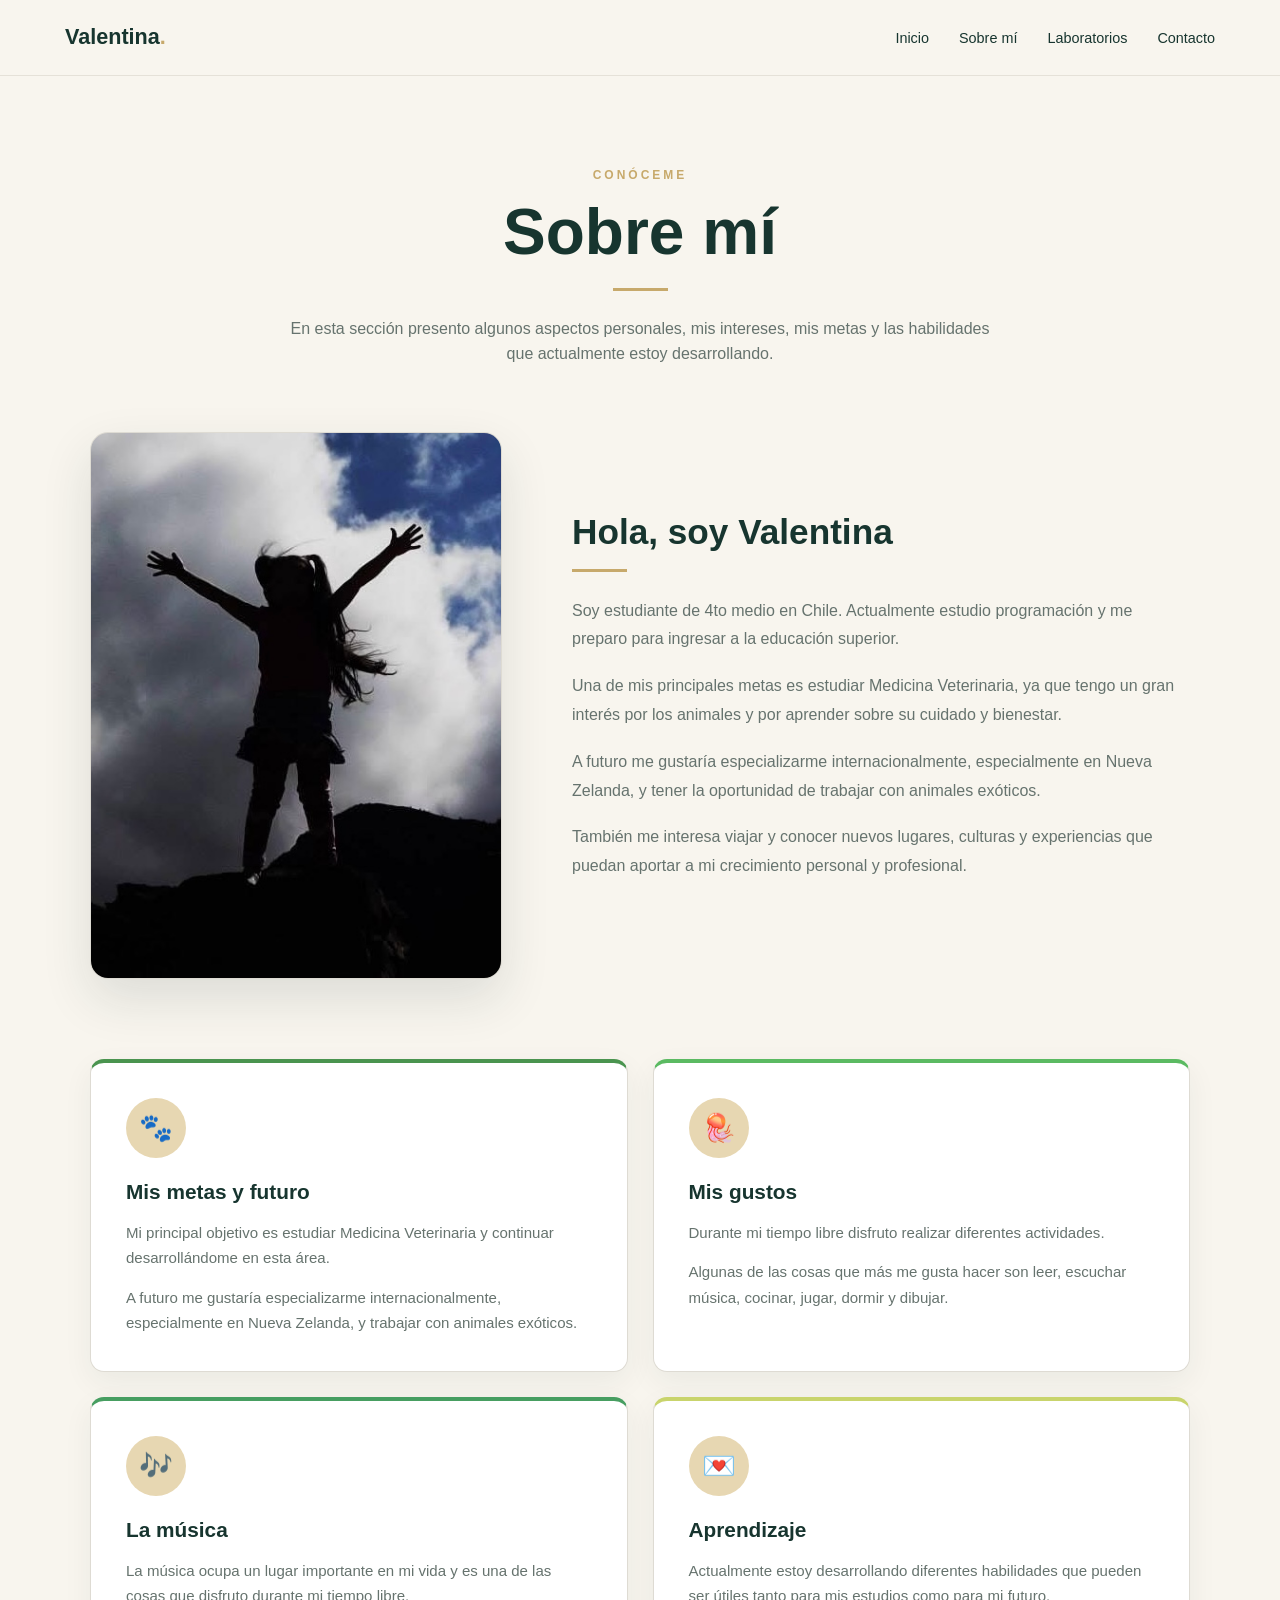
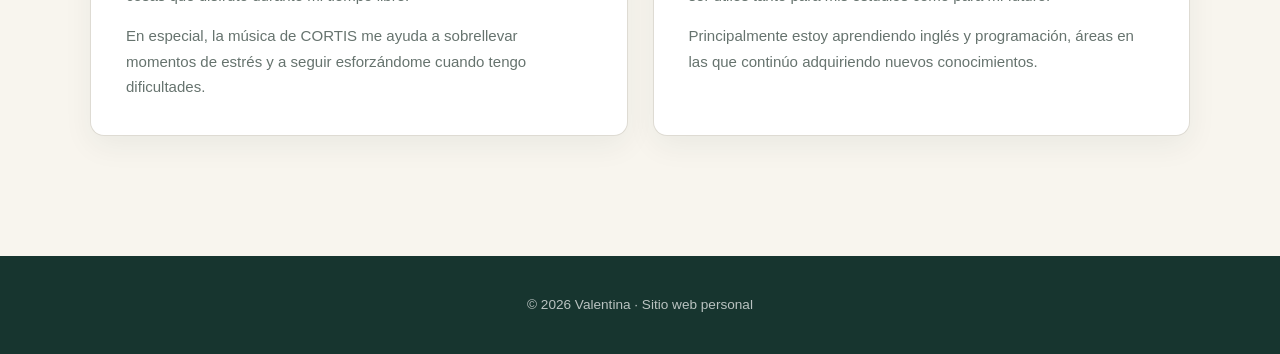
<file: sobre-mi.html>
<!DOCTYPE html>
<html lang="es">

<head>

    <!-- =====================================================
         CONFIGURACIÓN DEL DOCUMENTO
         ===================================================== -->

    <!-- Permite utilizar correctamente caracteres especiales
         como á, é, í, ó, ú y ñ. -->
    <meta charset="UTF-8">


    <!-- Permite que la página se adapte correctamente
         a celulares, tablets y computadores. -->
    <meta
        name="viewport"
        content="width=device-width, initial-scale=1.0"
    >


    <!-- Título que aparece en la pestaña del navegador. -->
    <title>
        Sobre mí | Valentina
    </title>


    <!-- Conexión con la hoja de estilos principal. -->
    <link
        rel="stylesheet"
        href="estilos.css"
    >

</head>


<body>


    <!-- =====================================================
         ENCABEZADO Y MENÚ DE NAVEGACIÓN
         =====================================================

         El encabezado se mantiene igual en todas las páginas
         del sitio para facilitar la navegación.

         Desde este menú se puede acceder a:

         - Inicio
         - Sobre mí
         - Laboratorios
         - Contacto
         ===================================================== -->

    <header>

        <nav class="navbar">


            <!-- =================================================
                 LOGO DEL SITIO
                 =================================================

                 Al hacer clic sobre el logo se regresa
                 a la página principal.
                 ================================================= -->

            <a
                href="index.html"
                class="logo"
            >

                Valentina<span>.</span>

            </a>



            <!-- =================================================
                 MENÚ PRINCIPAL
                 ================================================= -->

            <ul class="menu">


                <!-- ---------------------------------------------
                     INICIO
                     --------------------------------------------- -->

                <li>

                    <a href="index.html">
                        Inicio
                    </a>

                </li>


                <!-- ---------------------------------------------
                     SOBRE MÍ
                     ---------------------------------------------

                     Esta es la página actual.
                     --------------------------------------------- -->

                <li>

                    <a href="sobre-mi.html">
                        Sobre mí
                    </a>

                </li>


                <!-- ---------------------------------------------
                     LABORATORIOS
                     --------------------------------------------- -->

                <li>

                    <a href="laboratorios.html">
                        Laboratorios
                    </a>

                </li>


                <!-- ---------------------------------------------
                     CONTACTO
                     --------------------------------------------- -->

                <li>

                    <a href="contacto.html">
                        Contacto
                    </a>

                </li>


            </ul>

        </nav>

    </header>



    <!-- =====================================================
         CONTENIDO PRINCIPAL
         ===================================================== -->

    <main>


        <!-- =================================================
             SECCIÓN SOBRE MÍ
             =================================================

             Esta sección presenta información personal,
             intereses, metas profesionales y habilidades
             que actualmente estoy desarrollando.
             ================================================= -->

        <section class="sobre-mi">


            <!-- =============================================
                 TÍTULO DE LA SECCIÓN
                 ============================================= -->

            <div class="titulo-seccion">


                <!-- Texto pequeño sobre el título -->

                <p class="pequeno-titulo">

                    CONÓCEME

                </p>


                <!-- Título principal -->

                <h1>

                    Sobre mí

                </h1>


                <!-- Línea decorativa -->

                <div class="linea"></div>


                <!-- Introducción general -->

                <p class="texto-introduccion">

                    En esta sección presento algunos aspectos
                    personales, mis intereses, mis metas y las
                    habilidades que actualmente estoy desarrollando.

                </p>


            </div>



            <!-- =================================================
                 INFORMACIÓN PERSONAL
                 ================================================= -->

            <div class="sobre-mi-contenido">


                <!-- =============================================
                     FOTOGRAFÍA
                     =============================================

                     La fotografía debe encontrarse en:

                     img/valentina.jpg
                     ============================================= -->

                <div class="sobre-mi-foto">


                    <img
                        src="img/valentina.jpeg"
                        alt="Fotografía de Valentina"
                    >


                </div>



                <!-- =============================================
                     DESCRIPCIÓN PERSONAL
                     ============================================= -->

                <div class="sobre-mi-texto">


                    <!-- -----------------------------------------
                         PRESENTACIÓN
                         ----------------------------------------- -->

                    <h2>

                        Hola, soy Valentina

                    </h2>


                    <!-- -----------------------------------------
                         INFORMACIÓN PERSONAL
                         ----------------------------------------- -->

                    <p>

                        Soy estudiante de 4to medio en Chile.
                        Actualmente estudio programación y me
                        preparo para ingresar a la educación superior.

                    </p>


                    <p>

                        Una de mis principales metas es estudiar
                        Medicina Veterinaria, ya que tengo un gran
                        interés por los animales y por aprender sobre
                        su cuidado y bienestar.

                    </p>


                    <p>

                        A futuro me gustaría especializarme
                        internacionalmente, especialmente en Nueva
                        Zelanda, y tener la oportunidad de trabajar
                        con animales exóticos.

                    </p>


                    <p>

                        También me interesa viajar y conocer nuevos
                        lugares, culturas y experiencias que puedan
                        aportar a mi crecimiento personal y profesional.

                    </p>


                </div>


            </div>



            <!-- =================================================
                 TARJETAS DE INFORMACIÓN
                 =================================================

                 Esta sección divide diferentes aspectos de mi
                 vida e intereses en tarjetas independientes.

                 Las tarjetas permiten organizar la información
                 de una manera visual y fácil de leer.
                 ================================================= -->

            <div class="sobre-mi-tarjetas">


                <!-- =================================================
                     TARJETA 1 - METAS Y FUTURO
                     ================================================= -->

                <article class="sobre-mi-card">


                    <!-- Ícono relacionado con animales -->

                    <span class="sobre-mi-icono">

                        🐾

                    </span>


                    <!-- Título -->

                    <h3>

                        Mis metas y futuro

                    </h3>


                    <!-- Información -->

                    <p>

                        Mi principal objetivo es estudiar Medicina
                        Veterinaria y continuar desarrollándome en
                        esta área.

                    </p>

                    <p>

                        A futuro me gustaría especializarme
                        internacionalmente, especialmente en
                        Nueva Zelanda, y trabajar con animales
                        exóticos.

                    </p>


                </article>



                <!-- =================================================
                     TARJETA 2 - MIS GUSTOS
                     ================================================= -->

                <article class="sobre-mi-card">


                    <!-- Ícono relacionado con actividades
                         creativas y tiempo libre -->

                    <span class="sobre-mi-icono">

                        🪼

                    </span>


                    <!-- Título -->

                    <h3>

                        Mis gustos

                    </h3>


                    <!-- Información -->

                    <p>

                        Durante mi tiempo libre disfruto realizar
                        diferentes actividades.

                    </p>

                    <p>

                        Algunas de las cosas que más me gusta hacer
                        son leer, escuchar música, cocinar, jugar,
                        dormir y dibujar.

                    </p>


                </article>



                <!-- =================================================
                     TARJETA 3 - MÚSICA
                     ================================================= -->

                <article class="sobre-mi-card">


                    <!-- Ícono relacionado con la música -->

                    <span class="sobre-mi-icono">

                        🎶

                    </span>


                    <!-- Título -->

                    <h3>

                        La música

                    </h3>


                    <!-- Información -->

                    <p>

                        La música ocupa un lugar importante en mi
                        vida y es una de las cosas que disfruto
                        durante mi tiempo libre.

                    </p>

                    <p>

                        En especial, la música de CORTIS me ayuda
                        a sobrellevar momentos de estrés y a seguir
                        esforzándome cuando tengo dificultades.

                    </p>


                </article>



                <!-- =================================================
                     TARJETA 4 - APRENDIZAJE
                     ================================================= -->

                <article class="sobre-mi-card">


                    <!-- Ícono relacionado con tecnología -->

                    <span class="sobre-mi-icono">

                        💌

                    </span>


                    <!-- Título -->

                    <h3>

                        Aprendizaje

                    </h3>


                    <!-- Información -->

                    <p>

                        Actualmente estoy desarrollando diferentes
                        habilidades que pueden ser útiles tanto para
                        mis estudios como para mi futuro.

                    </p>

                    <p>

                        Principalmente estoy aprendiendo inglés y
                        programación, áreas en las que continúo
                        adquiriendo nuevos conocimientos.

                    </p>


                </article>


            </div>


        </section>


    </main>



    <!-- =====================================================
         PIE DE PÁGINA
         =====================================================

         Se mantiene la misma estructura utilizada en las
         demás páginas del sitio para conservar una identidad
         visual uniforme.
         ===================================================== -->

    <footer>

        <p>

            © 2026 Valentina · Sitio web personal

        </p>

    </footer>


</body>

</html>
</file>
<file: estilos.css>
/* =========================================================
   CONFIGURACIÓN GENERAL
   ========================================================= */

* {
    margin: 0;
    padding: 0;
    box-sizing: border-box;
}

html {
    scroll-behavior: smooth;
}

body {
    font-family: Arial, Helvetica, sans-serif;
    color: #26332f;
    background-color: #f8f5ee;
    line-height: 1.6;
}

img {
    max-width: 100%;
    display: block;
}

a {
    color: inherit;
    text-decoration: none;
}

button,
input,
textarea {
    font-family: inherit;
}

:root {
    --verde-oscuro: #17352f;
    --verde: #2f5d50;
    --verde-claro: #719789;

    --crema: #f8f5ee;
    --blanco: #ffffff;

    --dorado: #c7a96b;
    --dorado-claro: #e7d7b2;

    --texto: #26332f;
    --gris: #66736e;
    --borde: #dedbd3;

    --verde-suave: #edf3f0;
    --crema-oscuro: #f1eee6;
}


/* =========================================================
   ENCABEZADO Y NAVEGACIÓN
   ========================================================= */

header {
    position: sticky;
    top: 0;
    z-index: 1000;

    background-color: rgba(248, 245, 238, 0.97);

    backdrop-filter: blur(10px);

    border-bottom: 1px solid #e5e1d8;
}

.navbar {
    width: 90%;
    max-width: 1150px;
    min-height: 75px;

    margin: auto;

    display: flex;
    justify-content: space-between;
    align-items: center;
}

.logo {
    color: var(--verde-oscuro);
    font-size: 1.35rem;
    font-weight: bold;
}

.logo span {
    color: var(--dorado);
}

.menu {
    display: flex;
    align-items: center;
    gap: 30px;

    list-style: none;
}

.menu a {
    position: relative;

    color: var(--verde-oscuro);

    font-size: 0.9rem;

    transition: color 0.3s ease;
}

.menu a::after {
    content: "";

    position: absolute;

    left: 0;
    bottom: -7px;

    width: 0;
    height: 2px;

    background-color: var(--dorado);

    transition: width 0.3s ease;
}

.menu a:hover,
.menu a.activo {
    color: var(--verde);
}

.menu a:hover::after,
.menu a.activo::after {
    width: 100%;
}


/* =========================================================
   ELEMENTOS GENERALES
   ========================================================= */

.pequeno-titulo {
    margin-bottom: 12px;

    color: var(--dorado);

    font-size: 0.75rem;
    font-weight: bold;

    letter-spacing: 3px;
}

.linea {
    width: 55px;
    height: 3px;

    margin: 20px auto;

    background-color: var(--dorado);
}

.linea-izquierda {
    margin-left: 0;
}

.texto-introduccion {
    max-width: 700px;
    margin: 25px auto 0;

    color: var(--gris);
}


/* =========================================================
   BOTONES
   ========================================================= */

.botones {
    display: flex;
    gap: 15px;

    flex-wrap: wrap;

    margin-top: 30px;
}

.boton {
    display: inline-block;

    padding: 13px 25px;

    border-radius: 5px;

    font-weight: bold;

    transition:
        background-color 0.3s ease,
        color 0.3s ease,
        transform 0.3s ease;
}

.boton:hover {
    transform: translateY(-3px);
}

.boton.principal {
    background-color: var(--verde-oscuro);
    color: white;
}

.boton.principal:hover {
    background-color: var(--verde);
}

.boton.secundario {
    border: 1px solid var(--verde);
    color: var(--verde);
}

.boton.secundario:hover {
    background-color: var(--verde);
    color: white;
}


/* =========================================================
   ENCABEZADO DE PÁGINAS
   ========================================================= */

.pagina-encabezado {
    padding: 100px 20px 90px;

    background-color: var(--verde-oscuro);

    color: white;

    text-align: center;
}

.pagina-encabezado-contenido {
    max-width: 800px;
    margin: auto;
}

.pagina-encabezado .pequeno-titulo {
    color: var(--dorado-claro);
}

.pagina-encabezado h1 {
    margin-bottom: 15px;

    font-size: clamp(2.8rem, 7vw, 5rem);

    line-height: 1.05;
}

.pagina-encabezado p:last-child {
    max-width: 700px;

    margin: auto;

    color: rgba(255, 255, 255, 0.78);

    font-size: 1.05rem;
}


/* =========================================================
   INICIO
   ========================================================= */

.inicio {
    width: 90%;
    max-width: 1150px;

    min-height: calc(100vh - 75px);

    margin: auto;

    display: grid;

    grid-template-columns: 1.1fr 0.9fr;

    align-items: center;

    gap: 50px;
}

.inicio-texto {
    padding: 60px 0;
}

.inicio h1 {
    margin-bottom: 25px;

    color: var(--verde-oscuro);

    font-size: clamp(3rem, 7vw, 5.5rem);

    line-height: 1;

    letter-spacing: -3px;
}

.inicio h1 span {
    display: block;
    color: var(--verde);
}

.descripcion {
    max-width: 600px;

    margin-bottom: 25px;

    color: var(--gris);

    font-size: 1.1rem;
}


/* =========================================================
   ELEMENTO VISUAL
   ========================================================= */

.inicio-visual {
    position: relative;

    height: 500px;

    display: flex;

    justify-content: center;
    align-items: center;
}

.circulo {
    position: absolute;
    border-radius: 50%;
}

.grande {
    width: 360px;
    height: 360px;

    background-color: var(--dorado-claro);

    opacity: 0.55;
}

.pequeno {
    width: 150px;
    height: 150px;

    top: 60px;
    right: 20px;

    background-color: var(--verde-claro);

    opacity: 0.35;
}

.laboratorio-icono {
    position: relative;
    z-index: 2;

    width: 260px;
    height: 260px;

    display: flex;

    justify-content: center;
    align-items: center;

    border-radius: 50%;

    background-color: var(--verde-oscuro);

    font-size: 6rem;

    box-shadow:
        0 25px 60px rgba(23, 53, 47, 0.2);
}


/* =========================================================
   SECCIONES
   ========================================================= */

.titulo-seccion {
    margin-bottom: 60px;
    text-align: center;
}

.titulo-seccion h2 {
    color: var(--verde-oscuro);

    font-size: clamp(2rem, 5vw, 3rem);

    line-height: 1.2;
}


/* =========================================================
   RESPONSABLES
   ========================================================= */

.informacion-laboratorios {
    width: 90%;
    max-width: 1100px;

    margin: auto;

    padding: 80px 0 20px;
}

.informacion-laboratorios-grid,
.responsables-grid {
    display: grid;

    grid-template-columns: repeat(2, 1fr);

    gap: 25px;
}

.info-personal-lab,
.responsable-card {
    display: flex;

    gap: 20px;

    padding: 30px;

    background-color: var(--blanco);

    border-radius: 14px;

    border: 1px solid var(--borde);

    box-shadow:
        0 10px 30px rgba(23, 53, 47, 0.06);
}

.info-icono {
    width: 55px;
    height: 55px;

    flex-shrink: 0;

    display: flex;

    justify-content: center;
    align-items: center;

    border-radius: 50%;

    background-color: var(--dorado-claro);

    font-size: 1.5rem;
}

.etiqueta-info {
    margin-bottom: 4px;

    color: var(--dorado);

    font-size: 0.7rem;
    font-weight: bold;

    letter-spacing: 2px;
}

.info-personal-lab h2,
.responsable-card h2 {
    margin-bottom: 8px;

    color: var(--verde-oscuro);

    font-size: 1.4rem;
}

.info-personal-lab p:last-child,
.responsable-card p:last-child {
    color: var(--gris);

    font-size: 0.92rem;
}


/* =========================================================
   LISTA DE LABORATORIOS
   ========================================================= */

.laboratorios {
    width: 90%;
    max-width: 1100px;

    margin: auto;

    padding: 100px 0;
}

.laboratorios-grid {
    display: grid;

    grid-template-columns: repeat(2, 1fr);

    gap: 30px;
}

.laboratorio-card {
    overflow: hidden;

    background-color: var(--blanco);

    border-radius: 16px;

    box-shadow:
        0 12px 30px rgba(23, 53, 47, 0.08);

    border-top: 5px solid var(--verde);

    transition:
        transform 0.3s ease,
        box-shadow 0.3s ease;
}

.laboratorio-card:hover {
    transform: translateY(-7px);

    box-shadow:
        0 18px 40px rgba(23, 53, 47, 0.14);
}

.laboratorio-1 {
    border-top-color: #4a944f;
}

.laboratorio-2 {
    border-top-color: #5bba62;
}

.laboratorio-3 {
    border-top-color: #479e61;
}

.laboratorio-4 {
    border-top-color: #c9d46c;
}

.laboratorio-5 {
    border-top-color: #b1d46c;
}

.laboratorio-imagen {
    width: 100%;
    height: 250px;

    overflow: hidden;

    background-color: #e8e5dd;
}

.laboratorio-imagen img {
    width: 100%;
    height: 100%;

    object-fit: cover;

    transition: transform 0.5s ease;
}

.laboratorio-card:hover .laboratorio-imagen img {
    transform: scale(1.05);
}

.laboratorio-card-contenido {
    padding: 30px;
}

.numero-laboratorio {
    margin-bottom: 5px;

    color: var(--verde);

    font-size: 0.75rem;
    font-weight: bold;

    letter-spacing: 2px;
}

.laboratorio-card h3 {
    margin-bottom: 12px;

    color: var(--verde-oscuro);

    font-size: 1.35rem;
}

.laboratorio-card-contenido > p:not(.numero-laboratorio) {
    margin-bottom: 22px;

    color: var(--gris);

    font-size: 0.95rem;
}

.boton-card {
    display: inline-block;

    color: var(--verde);

    font-weight: bold;

    transition:
        color 0.3s ease,
        transform 0.3s ease;
}

.boton-card:hover {
    color: var(--dorado);

    transform: translateX(4px);
}


/* =========================================================
   INFORMACIÓN GENERAL
   ========================================================= */

.informacion {
    width: 90%;
    max-width: 1100px;

    margin: 0 auto;

    padding-bottom: 110px;
}

.informacion-contenido {
    display: grid;

    grid-template-columns: 0.8fr 1.2fr;

    gap: 70px;

    padding: 60px;

    background-color: var(--verde-oscuro);

    color: white;

    border-radius: 12px;
}

.informacion h2 {
    font-size: 2rem;
    line-height: 1.2;
}

.informacion-contenido > div:last-child {
    color: rgba(255, 255, 255, 0.8);
}

.informacion-contenido p {
    margin-bottom: 18px;
}


/* =========================================================
   LABORATORIOS INDIVIDUALES
   COMPATIBLE CON LAB01 - LAB05
   ========================================================= */

.detalle-laboratorio,
.lab-detalle-hero {
    width: 90%;
    max-width: 1150px;

    margin: auto;
}

.detalle-laboratorio {
    padding: 90px 0;
}

.detalle-contenido,
.lab-detalle-hero {
    display: grid;

    grid-template-columns: 1fr 1fr;

    align-items: center;

    gap: 60px;
}


/* =========================================================
   HERO - ESTRUCTURA NUEVA
   ========================================================= */

.detalle-texto h1,
.lab-detalle-hero-contenido h1 {
    margin-bottom: 25px;

    color: var(--verde-oscuro);

    font-size: clamp(2.8rem, 6vw, 5rem);

    line-height: 1.05;

    letter-spacing: -2px;
}

.detalle-texto h1 span,
.lab-detalle-hero-contenido h1 span {
    display: block;

    color: var(--verde);
}

.detalle-texto .descripcion,
.lab-detalle-hero-contenido > p:not(.pequeno-titulo) {
    max-width: 600px;

    margin-bottom: 20px;

    color: var(--gris);

    font-size: 1.05rem;
}


/* =========================================================
   IMÁGENES DE LOS LABORATORIOS
   ========================================================= */

.detalle-imagen,
.lab-detalle-hero-imagen {
    width: 100%;

    min-height: 420px;

    overflow: hidden;

    border-radius: 18px;

    background-color: #e7e3d9;

    box-shadow:
        0 20px 50px rgba(23, 53, 47, 0.13);
}

.detalle-imagen img,
.lab-detalle-hero-imagen img {
    width: 100%;
    height: 100%;

    min-height: 420px;

    object-fit: cover;

    transition: transform 0.5s ease;
}

.detalle-imagen:hover img,
.lab-detalle-hero-imagen:hover img {
    transform: scale(1.02);
}


/* =========================================================
   CARACTERÍSTICAS
   ========================================================= */

.informacion-laboratorio {
    width: 90%;
    max-width: 1000px;

    margin: 0 auto;

    padding: 90px 0;
}

.informacion-laboratorio .titulo-seccion {
    margin-bottom: 45px;
}

.informacion-laboratorio .titulo-seccion h2 {
    color: var(--verde-oscuro);

    font-size: clamp(2rem, 5vw, 3rem);

    line-height: 1.2;
}

.informacion-laboratorio .linea {
    width: 55px;
    height: 3px;

    margin: 20px auto;

    background-color: var(--dorado);
}


/* =========================================================
   GRID DE CARACTERÍSTICAS
   ========================================================= */

.caracteristicas-grid {
    width: 100%;

    display: flex;

    flex-direction: column;

    gap: 20px;
}


/* =========================================================
   TARJETAS DE CARACTERÍSTICAS
   ========================================================= */

.caracteristica-card {
    width: 100%;

    display: grid;

    grid-template-columns: 75px minmax(0, 1fr);

    grid-template-areas:
        "icono titulo"
        "icono texto";

    column-gap: 25px;

    align-items: center;

    padding: 30px 35px;

    background-color: var(--blanco);

    border: 1px solid var(--borde);

    border-left: 5px solid var(--verde);

    border-radius: 14px;

    box-shadow:
        0 8px 25px rgba(23, 53, 47, 0.06);

    transition:
        transform 0.3s ease,
        box-shadow 0.3s ease,
        border-color 0.3s ease;
}

.caracteristica-card:hover {
    transform: translateY(-4px);

    box-shadow:
        0 14px 32px rgba(23, 53, 47, 0.11);
}


/* =========================================================
   ICONOS
   ========================================================= */

.caracteristica-icono {
    grid-area: icono;

    width: 65px;
    height: 65px;

    display: flex;

    justify-content: center;
    align-items: center;

    border-radius: 50%;

    background-color: var(--dorado-claro);

    color: var(--verde-oscuro);

    font-size: 1.7rem;
}


/* =========================================================
   TÍTULOS Y TEXTO
   ========================================================= */

.caracteristica-card h3 {
    grid-area: titulo;

    margin-bottom: 5px;

    color: var(--verde-oscuro);

    font-size: 1.25rem;

    line-height: 1.3;
}

.caracteristica-card p {
    grid-area: texto;

    margin: 0;

    color: var(--gris);

    font-size: 0.95rem;

    line-height: 1.7;
}


/* =========================================================
   COLORES POR LABORATORIO
   Funciona aunque .laboratorio-X esté en el contenedor
   ========================================================= */

.laboratorio-1 .caracteristica-card {
    border-left-color: #4a944f;
}

.laboratorio-2 .caracteristica-card {
    border-left-color: #5bba62;
}

.laboratorio-3 .caracteristica-card {
    border-left-color: #479e61;
}

.laboratorio-4 .caracteristica-card {
    border-left-color: #c9d46c;
}

.laboratorio-5 .caracteristica-card {
    border-left-color: #b1d46c;
}


/* =========================================================
   ESTRUCTURA ANTIGUA DE LABORATORIO
   ========================================================= */

.lab-detalle {
    width: 90%;
    max-width: 1100px;

    margin: auto;

    padding: 80px 0;
}

.lab-detalle-grid {
    display: grid;

    grid-template-columns: 1.3fr 0.7fr;

    gap: 70px;
}

.lab-descripcion h2,
.datos-laboratorio h2 {
    color: var(--verde-oscuro);

    font-size: 2rem;

    line-height: 1.2;
}

.lab-descripcion p:not(.pequeno-titulo) {
    margin-bottom: 20px;

    color: var(--gris);
}

.datos-laboratorio {
    padding: 35px;

    background-color: white;

    border-radius: 14px;

    box-shadow:
        0 12px 30px rgba(23, 53, 47, 0.08);
}

.dato {
    padding: 18px 0;

    display: flex;

    justify-content: space-between;

    gap: 20px;

    border-bottom: 1px solid var(--borde);
}

.dato:last-child {
    border-bottom: none;
}

.dato span {
    color: var(--gris);

    font-size: 0.9rem;
}

.dato strong {
    color: var(--verde-oscuro);

    text-align: right;
}


/* =========================================================
   HORARIOS
   COMPATIBLE CON ESTRUCTURAS NUEVAS Y ANTIGUAS
   ========================================================= */

.horarios,
.horario-laboratorio {
    width: 90%;
    max-width: 1100px;

    margin: auto;

    padding: 50px 0 100px;
}


/* Contenedor de tabla */

.tabla-contenedor {
    width: 100%;

    overflow-x: auto;

    -webkit-overflow-scrolling: touch;
}


/* Todas las tablas de horarios */

.tabla-contenedor table,
.tabla-horarios {
    width: 100%;

    min-width: 700px;

    border-collapse: collapse;

    border-spacing: 0;
}


/* Encabezados */

.tabla-contenedor th,
.tabla-horarios th {
    padding: 17px 15px;

    background-color: var(--verde-oscuro);

    color: white;

    font-size: 0.85rem;

    font-weight: bold;

    text-align: left;
}


/* Celdas */

.tabla-contenedor td,
.tabla-horarios td {
    padding: 15px;

    border-bottom: 1px solid #ebe8e1;

    color: var(--texto);

    font-size: 0.9rem;

    vertical-align: middle;
}


/* Primera columna */

.tabla-contenedor td:first-child,
.tabla-contenedor th:first-child,
.tabla-horarios td:first-child,
.tabla-horarios th:first-child {
    white-space: nowrap;
}


/* Hover */

.tabla-contenedor tbody tr:hover,
.tabla-horarios tbody tr:hover {
    background-color: #f8f7f2;
}


/* Última fila */

.tabla-contenedor tbody tr:last-child td,
.tabla-horarios tbody tr:last-child td {
    border-bottom: none;
}


/* =========================================================
   RECREOS
   ========================================================= */

/*
   Se aplican a cualquier fila que tenga:
   .fila-recreo
   .recreo
   .bloque-recreo
*/

.tabla-contenedor tbody tr.fila-recreo,
.tabla-contenedor tbody tr.recreo,
.tabla-contenedor tbody tr.bloque-recreo,
.tabla-horarios tbody tr.fila-recreo,
.tabla-horarios tbody tr.recreo,
.tabla-horarios tbody tr.bloque-recreo {
    background-color: var(--crema-oscuro);
}

.tabla-contenedor tbody tr.fila-recreo td,
.tabla-contenedor tbody tr.recreo td,
.tabla-contenedor tbody tr.bloque-recreo td,
.tabla-horarios tbody tr.fila-recreo td,
.tabla-horarios tbody tr.recreo td,
.tabla-horarios tbody tr.bloque-recreo td {
    color: #77736b;

    font-style: italic;
}


/* =========================================================
   BLOQUES ESPECIALES
   ========================================================= */

.bloque-especial,
.fila-especial {
    background-color: var(--verde-suave);
}

.bloque-especial td,
.fila-especial td {
    color: var(--verde-oscuro);

    font-weight: 600;
}


/* =========================================================
   NAVEGACIÓN ENTRE LABORATORIOS
   ========================================================= */

.navegacion-labs {
    width: 90%;
    max-width: 1100px;

    margin: auto;

    padding: 0 0 100px;

    display: flex;

    justify-content: center;
    align-items: center;

    gap: 15px;

    flex-wrap: wrap;
}


/* =========================================================
   NOTA
   ========================================================= */

.nota-laboratorio {
    width: 90%;
    max-width: 1100px;

    margin: auto;

    padding: 0 0 80px;
}

.nota-contenido {
    display: flex;

    align-items: flex-start;

    gap: 20px;

    padding: 30px;

    background-color: var(--verde-suave);

    border-left: 4px solid var(--verde);

    border-radius: 10px;
}

.nota-icono {
    width: 45px;
    height: 45px;

    flex-shrink: 0;

    display: flex;

    justify-content: center;
    align-items: center;

    border-radius: 50%;

    background-color: var(--blanco);

    font-size: 1.3rem;
}

.nota-contenido h3 {
    margin-bottom: 8px;

    color: var(--verde-oscuro);

    font-size: 1.1rem;
}

.nota-contenido p {
    color: var(--gris);

    font-size: 0.92rem;
}


/* =========================================================
   BOTÓN FINAL
   ========================================================= */

.volver-laboratorios {
    width: 90%;
    max-width: 1100px;

    margin: auto;

    padding: 20px 0 110px;

    display: flex;

    justify-content: center;
}


/* =========================================================
   GALERÍA
   ========================================================= */

.lab-galeria {
    width: 90%;
    max-width: 1100px;

    margin: auto;

    padding: 30px 0 100px;
}

.foto-laboratorio-grande {
    max-height: 650px;

    overflow: hidden;

    border-radius: 16px;

    background-color: #e7e3d9;

    box-shadow:
        0 15px 40px rgba(23, 53, 47, 0.1);
}

.foto-laboratorio-grande img {
    width: 100%;

    max-height: 650px;

    object-fit: cover;
}


/* =========================================================
   CONTACTO
   ========================================================= */

.contacto {
    width: 90%;
    max-width: 1100px;

    margin: auto;

    padding: 100px 0 130px;
}

.formulario {
    max-width: 700px;

    margin: auto;

    padding: 45px;

    background-color: white;

    border-radius: 10px;

    box-shadow:
        0 15px 40px rgba(23, 53, 47, 0.1);
}

.formulario label {
    display: block;

    margin-bottom: 8px;

    color: var(--verde-oscuro);

    font-weight: bold;
}

.formulario input,
.formulario textarea {
    width: 100%;

    margin-bottom: 25px;

    padding: 14px 16px;

    border: 1px solid var(--borde);

    border-radius: 5px;

    outline: none;

    background-color: #fcfbf8;

    color: var(--texto);

    font-size: 1rem;
}

.formulario input:focus,
.formulario textarea:focus {
    border-color: var(--verde);

    box-shadow:
        0 0 0 3px rgba(47, 93, 80, 0.1);
}

.formulario textarea {
    resize: vertical;
}

.formulario button {
    width: 100%;

    padding: 14px;

    border: none;

    border-radius: 5px;

    background-color: var(--verde-oscuro);

    color: white;

    font-size: 1rem;

    font-weight: bold;

    cursor: pointer;
}

.formulario button:hover {
    background-color: var(--verde);

    transform: translateY(-2px);
}


/* =========================================================
   REPRODUCTOR
   ========================================================= */

.reproductor {
    max-width: 550px;

    margin-top: 45px;

    padding: 25px;

    background-color: rgba(255, 255, 255, 0.75);

    border: 1px solid var(--borde);

    border-radius: 12px;

    box-shadow:
        0 15px 35px rgba(23, 53, 47, 0.08);

    text-align: left;
}

.portada-musica {
    width: 120px;
    height: 120px;

    margin: 0 auto 20px;

    overflow: hidden;

    border-radius: 50%;

    border: 4px solid var(--blanco);

    box-shadow:
        0 10px 25px rgba(23, 53, 47, 0.18);

    animation:
        girar-portada 20s linear infinite;
}

.portada-musica img {
    width: 100%;
    height: 100%;

    object-fit: cover;
}

.reproductor-info {
    margin-bottom: 18px;
}

.now-playing {
    display: block;

    margin-bottom: 6px;

    color: var(--dorado);

    font-size: 0.7rem;

    font-weight: bold;

    letter-spacing: 2px;
}

.reproductor-info h3 {
    margin-bottom: 3px;

    color: var(--verde-oscuro);

    font-size: 1.1rem;
}

.reproductor-info p {
    color: var(--gris);

    font-size: 0.85rem;

    font-style: italic;
}

.reproductor-controles audio {
    width: 100%;
    height: 40px;
}

.barra-musica {
    width: 100%;
    height: 5px;

    margin-top: 15px;

    overflow: hidden;

    border-radius: 10px;

    background-color: #e4e1d8;
}

.progreso-musica {
    width: 0%;
    height: 100%;

    background-color: var(--dorado);

    border-radius: 10px;

    animation:
        avanzar-musica 157s linear infinite;
}


/* =========================================================
   PIE DE PÁGINA
   ========================================================= */

footer {
    padding: 35px 20px;

    text-align: center;

    background-color: var(--verde-oscuro);

    color: rgba(255, 255, 255, 0.7);

    font-size: 0.85rem;
}

footer p {
    margin: 3px 0;
}


/* =========================================================
   ANIMACIONES
   ========================================================= */

@keyframes avanzar-musica {
    from {
        width: 0%;
    }

    to {
        width: 100%;
    }
}

@keyframes girar-portada {
    from {
        transform: rotate(0deg);
    }

    to {
        transform: rotate(360deg);
    }
}


/* =========================================================
   TABLETS
   ========================================================= */

@media (max-width: 900px) {

    .inicio {
        grid-template-columns: 1fr;

        text-align: center;

        padding: 70px 0;
    }

    .descripcion {
        margin-left: auto;
        margin-right: auto;
    }

    .botones {
        justify-content: center;
    }

    .inicio-visual {
        height: 350px;
    }

    .laboratorios-grid {
        grid-template-columns: 1fr;
    }

    .informacion-contenido {
        grid-template-columns: 1fr;

        gap: 40px;
    }

    .informacion-laboratorios-grid,
    .responsables-grid {
        grid-template-columns: 1fr;
    }

    .detalle-contenido,
    .lab-detalle-hero {
        grid-template-columns: 1fr;

        gap: 45px;
    }

    .detalle-texto,
    .lab-detalle-hero-contenido {
        text-align: center;
    }

    .detalle-texto .descripcion,
    .lab-detalle-hero-contenido > p:not(.pequeno-titulo) {
        margin-left: auto;
        margin-right: auto;
    }

    .detalle-texto .botones,
    .lab-detalle-hero-contenido .botones {
        justify-content: center;
    }

    .lab-detalle-grid {
        grid-template-columns: 1fr;
    }
}


/* =========================================================
   CELULARES
   ========================================================= */

@media (max-width: 600px) {

    .navbar {
        min-height: 100px;

        flex-direction: column;

        justify-content: center;

        gap: 10px;
    }

    .menu {
        gap: 15px;

        flex-wrap: wrap;

        justify-content: center;
    }

    .menu a {
        font-size: 0.78rem;
    }

    .inicio {
        min-height: auto;

        padding: 70px 0;
    }

    .inicio h1 {
        font-size: 3rem;

        letter-spacing: -1px;
    }

    .descripcion {
        font-size: 1rem;
    }

    .botones {
        flex-direction: column;
    }

    .boton {
        width: 100%;

        text-align: center;
    }

    .inicio-visual {
        height: 280px;
    }

    .grande {
        width: 240px;
        height: 240px;
    }

    .laboratorio-icono {
        width: 180px;
        height: 180px;

        font-size: 4rem;
    }

    .pequeno {
        width: 100px;
        height: 100px;
    }

    .pagina-encabezado {
        padding: 75px 20px;
    }

    .pagina-encabezado h1 {
        font-size: 3rem;
    }

    .laboratorios,
    .contacto {
        padding: 80px 0;
    }

    .info-personal-lab,
    .responsable-card {
        flex-direction: column;
    }

    .laboratorio-imagen {
        height: 210px;
    }

    .laboratorio-card-contenido {
        padding: 25px;
    }

    .informacion {
        padding-bottom: 80px;
    }

    .informacion-contenido {
        padding: 35px 25px;
    }


    /* =====================================================
       LABORATORIO INDIVIDUAL
       ===================================================== */

    .detalle-laboratorio,
    .lab-detalle-hero {
        width: 90%;

        padding: 60px 0;
    }

    .detalle-texto h1,
    .lab-detalle-hero-contenido h1 {
        font-size: 3rem;
    }

    .detalle-imagen,
    .lab-detalle-hero-imagen {
        min-height: 300px;
    }

    .detalle-imagen img,
    .lab-detalle-hero-imagen img {
        min-height: 300px;
    }


    /* =====================================================
       CARACTERÍSTICAS
       ===================================================== */

    .informacion-laboratorio {
        padding: 60px 0 80px;
    }

    .caracteristica-card {
        grid-template-columns: 60px minmax(0, 1fr);

        column-gap: 20px;

        padding: 25px;
    }

    .caracteristica-icono {
        width: 55px;
        height: 55px;

        font-size: 1.4rem;
    }


    /* =====================================================
       HORARIOS
       ===================================================== */

    .horarios,
    .horario-laboratorio {
        width: 90%;

        padding-bottom: 70px;
    }

    .tabla-contenedor {
        width: 100%;

        overflow-x: auto;

        -webkit-overflow-scrolling: touch;
    }

    .tabla-contenedor table,
    .tabla-horarios {
        min-width: 700px;
    }


    /* =====================================================
       NOTA
       ===================================================== */

    .nota-laboratorio {
        padding-bottom: 60px;
    }

    .nota-contenido {
        padding: 25px;

        gap: 15px;
    }


    /* =====================================================
       VOLVER
       ===================================================== */

    .volver-laboratorios {
        padding-bottom: 80px;
    }


    /* =====================================================
       GALERÍA
       ===================================================== */

    .lab-galeria {
        padding-bottom: 70px;
    }


    /* =====================================================
       FORMULARIO
       ===================================================== */

    .formulario {
        padding: 30px 20px;
    }


    /* =====================================================
       REPRODUCTOR
       ===================================================== */

    .reproductor {
        width: 100%;

        padding: 20px;
    }

    .reproductor-info h3 {
        font-size: 1rem;
    }

    .reproductor-info p {
        font-size: 0.8rem;
    }
}


/* =========================================================
   CELULARES MUY PEQUEÑOS
   ========================================================= */

@media (max-width: 400px) {

    .menu {
        gap: 10px;
    }

    .inicio h1 {
        font-size: 2.5rem;
    }

    .titulo-seccion h2 {
        font-size: 2rem;
    }

    .pagina-encabezado h1 {
        font-size: 2.5rem;
    }

    .detalle-texto h1,
    .lab-detalle-hero-contenido h1 {
        font-size: 2.5rem;
    }

    .nota-contenido {
        flex-direction: column;
    }
}

/* =========================================================
   PÁGINA SOBRE MÍ
   ========================================================= */

.sobre-mi {
    width: 90%;
    max-width: 1100px;

    margin: auto;

    padding: 90px 0 120px;
}


/* =========================================================
   TÍTULO
   ========================================================= */

.sobre-mi .titulo-seccion {
    margin-bottom: 65px;

    text-align: center;
}

.sobre-mi .titulo-seccion h1 {
    color: var(--verde-oscuro);

    font-size: clamp(2.5rem, 6vw, 4rem);

    line-height: 1.1;
}

.sobre-mi .texto-introduccion {
    max-width: 700px;

    margin: 25px auto 0;

    color: var(--gris);

    font-size: 1rem;
}


/* =========================================================
   INFORMACIÓN PERSONAL
   ========================================================= */

.sobre-mi-contenido {
    display: grid;

    grid-template-columns: 0.8fr 1.2fr;

    align-items: center;

    gap: 70px;

    margin-bottom: 80px;
}


/* =========================================================
   FOTOGRAFÍA
   ========================================================= */

.sobre-mi-foto {
    width: 100%;

    min-height: 480px;

    overflow: hidden;

    border-radius: 18px;

    background-color: #e7e3d9;

    border: 1px solid var(--borde);

    box-shadow:
        0 20px 50px rgba(23, 53, 47, 0.12);
}

.sobre-mi-foto img {
    width: 100%;
    height: 100%;

    min-height: 480px;

    object-fit: cover;

    transition: transform 0.5s ease;
}

.sobre-mi-foto:hover img {
    transform: scale(1.03);
}


/* =========================================================
   TEXTO PERSONAL
   ========================================================= */

.sobre-mi-texto {
    padding: 10px 0;
}

.sobre-mi-texto h2 {
    margin-bottom: 25px;

    color: var(--verde-oscuro);

    font-size: 2.2rem;

    line-height: 1.2;
}

.sobre-mi-texto h2::after {
    content: "";

    display: block;

    width: 55px;
    height: 3px;

    margin-top: 15px;

    background-color: var(--dorado);
}

.sobre-mi-texto p {
    margin-bottom: 18px;

    color: var(--gris);

    font-size: 1rem;

    line-height: 1.8;
}


/* =========================================================
   TARJETAS
   ========================================================= */

.sobre-mi-tarjetas {
    display: grid;

    grid-template-columns: repeat(2, 1fr);

    gap: 25px;
}

.sobre-mi-card {
    position: relative;

    padding: 35px;

    background-color: var(--blanco);

    border: 1px solid var(--borde);

    border-radius: 14px;

    border-top: 4px solid var(--verde);

    box-shadow:
        0 10px 30px rgba(23, 53, 47, 0.06);

    transition:
        transform 0.3s ease,
        box-shadow 0.3s ease;
}

.sobre-mi-card:hover {
    transform: translateY(-6px);

    box-shadow:
        0 16px 35px rgba(23, 53, 47, 0.11);
}


/* =========================================================
   COLORES DE LAS TARJETAS
   ========================================================= */

.sobre-mi-card:nth-child(1) {
    border-top-color: #4a944f;
}

.sobre-mi-card:nth-child(2) {
    border-top-color: #5bba62;
}

.sobre-mi-card:nth-child(3) {
    border-top-color: #479e61;
}

.sobre-mi-card:nth-child(4) {
    border-top-color: #c9d46c;
}


/* =========================================================
   ICONOS
   ========================================================= */

.sobre-mi-icono {
    width: 60px;
    height: 60px;

    margin-bottom: 20px;

    display: flex;

    justify-content: center;
    align-items: center;

    border-radius: 50%;

    background-color: var(--dorado-claro);

    font-size: 1.7rem;
}


/* =========================================================
   TÍTULOS DE LAS TARJETAS
   ========================================================= */

.sobre-mi-card h3 {
    margin-bottom: 15px;

    color: var(--verde-oscuro);

    font-size: 1.3rem;

    line-height: 1.3;
}


/* =========================================================
   TEXTO DE LAS TARJETAS
   ========================================================= */

.sobre-mi-card p {
    margin-bottom: 14px;

    color: var(--gris);

    font-size: 0.94rem;

    line-height: 1.7;
}

.sobre-mi-card p:last-child {
    margin-bottom: 0;
}


/* =========================================================
   TABLET
   ========================================================= */

@media (max-width: 900px) {

    .sobre-mi-contenido {
        grid-template-columns: 1fr;

        gap: 45px;
    }

    .sobre-mi-foto {
        max-width: 600px;

        min-height: 500px;

        margin: auto;
    }

    .sobre-mi-foto img {
        min-height: 500px;
    }

    .sobre-mi-texto {
        text-align: center;
    }

    .sobre-mi-texto h2::after {
        margin-left: auto;
        margin-right: auto;
    }
}


/* =========================================================
   CELULARES
   ========================================================= */

@media (max-width: 600px) {

    .sobre-mi {
        width: 90%;

        padding: 70px 0 90px;
    }

    .sobre-mi .titulo-seccion {
        margin-bottom: 45px;
    }

    .sobre-mi .titulo-seccion h1 {
        font-size: 3rem;
    }

    .sobre-mi-contenido {
        gap: 35px;

        margin-bottom: 60px;
    }

    .sobre-mi-foto {
        min-height: 380px;

        border-radius: 14px;
    }

    .sobre-mi-foto img {
        min-height: 380px;
    }

    .sobre-mi-texto h2 {
        font-size: 1.8rem;
    }

    .sobre-mi-texto p {
        font-size: 0.95rem;
    }

    .sobre-mi-tarjetas {
        grid-template-columns: 1fr;

        gap: 20px;
    }

    .sobre-mi-card {
        padding: 28px 25px;
    }
}


/* =========================================================
   CELULARES MUY PEQUEÑOS
   ========================================================= */

@media (max-width: 400px) {

    .sobre-mi .titulo-seccion h1 {
        font-size: 2.5rem;
    }

    .sobre-mi-foto {
        min-height: 320px;
    }

    .sobre-mi-foto img {
        min-height: 320px;
    }

    .sobre-mi-card {
        padding: 25px 20px;
    }
}

/* =========================================================
   AJUSTE DE LAS TARJETAS DE LA PÁGINA PRINCIPAL
   ========================================================= */

/* 
   Organiza las tarjetas en dos columnas.
   También agrega espacio entre cada tarjeta.
*/
.laboratorios-grid {
    display: grid;
    grid-template-columns: repeat(2, 1fr);
    gap: 30px;
    align-items: stretch;
}


/*
   Define el espacio interno y la altura mínima
   de cada tarjeta.
   
   Flex permite ordenar el contenido de la tarjeta
   de forma vertical.
*/
.laboratorio-card {
    padding: 30px;
    min-height: 210px;

    display: flex;
    flex-direction: column;

    /* Distribuye el contenido de forma ordenada */
    justify-content: space-between;
}


/*
   Agrega espacio entre el número de sección
   y el título de la tarjeta.
*/
.laboratorio-card h3 {
    margin-top: 5px;
    margin-bottom: 12px;
}


/*
   Da espacio debajo de la descripción
   y mejora la separación entre las líneas.
*/
.laboratorio-card > p:not(.numero-laboratorio) {
    margin-bottom: 20px;
    line-height: 1.6;
}


/*
   Mantiene el botón alineado al comienzo
   de la tarjeta.
*/
.laboratorio-card .boton {
    align-self: flex-start;
}


/* =========================================================
   TARJETA DE CONTACTO
   ========================================================= */

/*
   La tercera tarjeta ocupa una posición centrada
   debajo de las dos primeras tarjetas.
*/
.laboratorio-3 {
    grid-column: 1 / -1;

    /* Mantiene el mismo ancho aproximado
       que las tarjetas superiores */
    width: calc(50% - 15px);

    /* Centra la tarjeta horizontalmente */
    justify-self: center;
}


/* =========================================================
   ESPACIADO GENERAL DE LA SECCIÓN
   ========================================================= */

/*
   Reduce un poco el espacio superior e inferior
   de la sección de tarjetas.
*/
.laboratorios {
    padding-top: 70px;
    padding-bottom: 90px;
}


/*
   Controla la separación entre el título
   y las tarjetas.
*/
.titulo-seccion {
    margin-bottom: 50px;
}


/*
   Agrega separación debajo del título
   principal de la sección.
*/
.titulo-seccion h2 {
    margin-bottom: 15px;
}


/*
   Agrega espacio entre el texto introductorio
   y los elementos que lo rodean.
*/
.texto-introduccion {
    margin-top: 20px;
}


/* =========================================================
   ADAPTACIÓN PARA CELULARES
   ========================================================= */

/*
   Cuando la pantalla es menor a 700px,
   las tarjetas pasan a ocupar una sola columna.
*/
@media (max-width: 700px) {

    /*
       Cambia el diseño a una sola columna
       para que las tarjetas no queden apretadas.
    */
    .laboratorios-grid {
        grid-template-columns: 1fr;
        gap: 20px;
    }


    /*
       La tarjeta de contacto deja de ocupar
       toda una fila y vuelve a su tamaño normal.
    */
    .laboratorio-3 {
        grid-column: auto;
        width: 100%;
    }


    /*
       En celulares las tarjetas ya no necesitan
       una altura mínima fija.
    */
    .laboratorio-card {
        min-height: auto;
    }

}

/* =========================================================
   AJUSTE DE LAS TARJETAS DE INFORMACIÓN DE LOS LABORATORIOS
   ========================================================= */

/*
   Organiza las características de los laboratorios
   en dos columnas para aprovechar mejor el espacio.
*/
.caracteristicas-grid {
    display: grid;
    grid-template-columns: repeat(2, 1fr);
    gap: 25px;
}


/*
   Diseño general de cada tarjeta.
   Se elimina la distribución horizontal anterior
   y se organiza el contenido de forma vertical.
*/
.caracteristica-card {
    width: 100%;

    display: flex;
    flex-direction: column;

    padding: 28px 30px;

    background-color: var(--blanco);

    border: 1px solid var(--borde);
    border-left: 5px solid var(--verde);

    border-radius: 14px;

    box-shadow:
        0 8px 25px rgba(23, 53, 47, 0.06);

    transition:
        transform 0.3s ease,
        box-shadow 0.3s ease;
}


/*
   Efecto al pasar el mouse sobre una tarjeta.
*/
.caracteristica-card:hover {
    transform: translateY(-4px);

    box-shadow:
        0 14px 32px rgba(23, 53, 47, 0.11);
}


/*
   Etiqueta superior de la tarjeta.
   Ejemplo: SISTEMA OPERATIVO, RENDIMIENTO,
   USO ACADÉMICO o UBICACIÓN.
*/
.caracteristica-card .etiqueta-info {
    margin-bottom: 10px;

    color: var(--verde);

    font-size: 0.72rem;
    font-weight: bold;

    letter-spacing: 2px;
}


/*
   Título principal de la característica.
   Ejemplo: Ubuntu, Actividades informáticas,
   Segundo piso, etc.
*/
.caracteristica-card h3 {
    margin: 0 0 12px 0;

    color: var(--verde-oscuro);

    font-size: 1.3rem;

    line-height: 1.3;
}


/*
   Descripción de cada característica.
*/
.caracteristica-card p {
    margin: 0;

    color: var(--gris);

    font-size: 0.95rem;

    line-height: 1.6;
}


/* =========================================================
   TARJETAS DE RESPONSABLES
   ========================================================= */

/*
   Organiza los responsables en dos columnas.
*/
.responsables-grid {
    display: grid;

    grid-template-columns: repeat(2, 1fr);

    gap: 25px;
}


/*
   Diseño de las tarjetas de los responsables.
*/
.responsable-card {
    display: flex;
    flex-direction: column;

    gap: 8px;

    padding: 28px 30px;

    background-color: var(--blanco);

    border: 1px solid var(--borde);

    border-radius: 14px;

    box-shadow:
        0 8px 25px rgba(23, 53, 47, 0.06);

    transition:
        transform 0.3s ease,
        box-shadow 0.3s ease;
}


/*
   Efecto al pasar el mouse sobre la tarjeta.
*/
.responsable-card:hover {
    transform: translateY(-4px);

    box-shadow:
        0 14px 32px rgba(23, 53, 47, 0.11);
}


/*
   Etiqueta que indica el cargo.
   Ejemplo: PROFESOR A CARGO o TÉCNICO.
*/
.responsable-card .etiqueta-info {
    margin-bottom: 5px;

    color: var(--verde);

    font-size: 0.72rem;
    font-weight: bold;

    letter-spacing: 2px;
}


/*
   Nombre de la persona responsable.
*/
.responsable-card h2 {
    margin: 0 0 8px 0;

    color: var(--verde-oscuro);

    font-size: 1.35rem;

    line-height: 1.3;
}


/*
   Descripción de las funciones del responsable.
*/
.responsable-card p {
    margin: 0;

    color: var(--gris);

    font-size: 0.95rem;

    line-height: 1.6;
}


/* =========================================================
   ADAPTACIÓN PARA PANTALLAS PEQUEÑAS
   ========================================================= */

/*
   En pantallas pequeñas las tarjetas pasan
   a ocupar una sola columna.
*/
@media (max-width: 700px) {

    .caracteristicas-grid {
        grid-template-columns: 1fr;
    }

    .responsables-grid {
        grid-template-columns: 1fr;
    }

    .caracteristica-card,
    .responsable-card {
        padding: 25px;
    }

}
</file>
